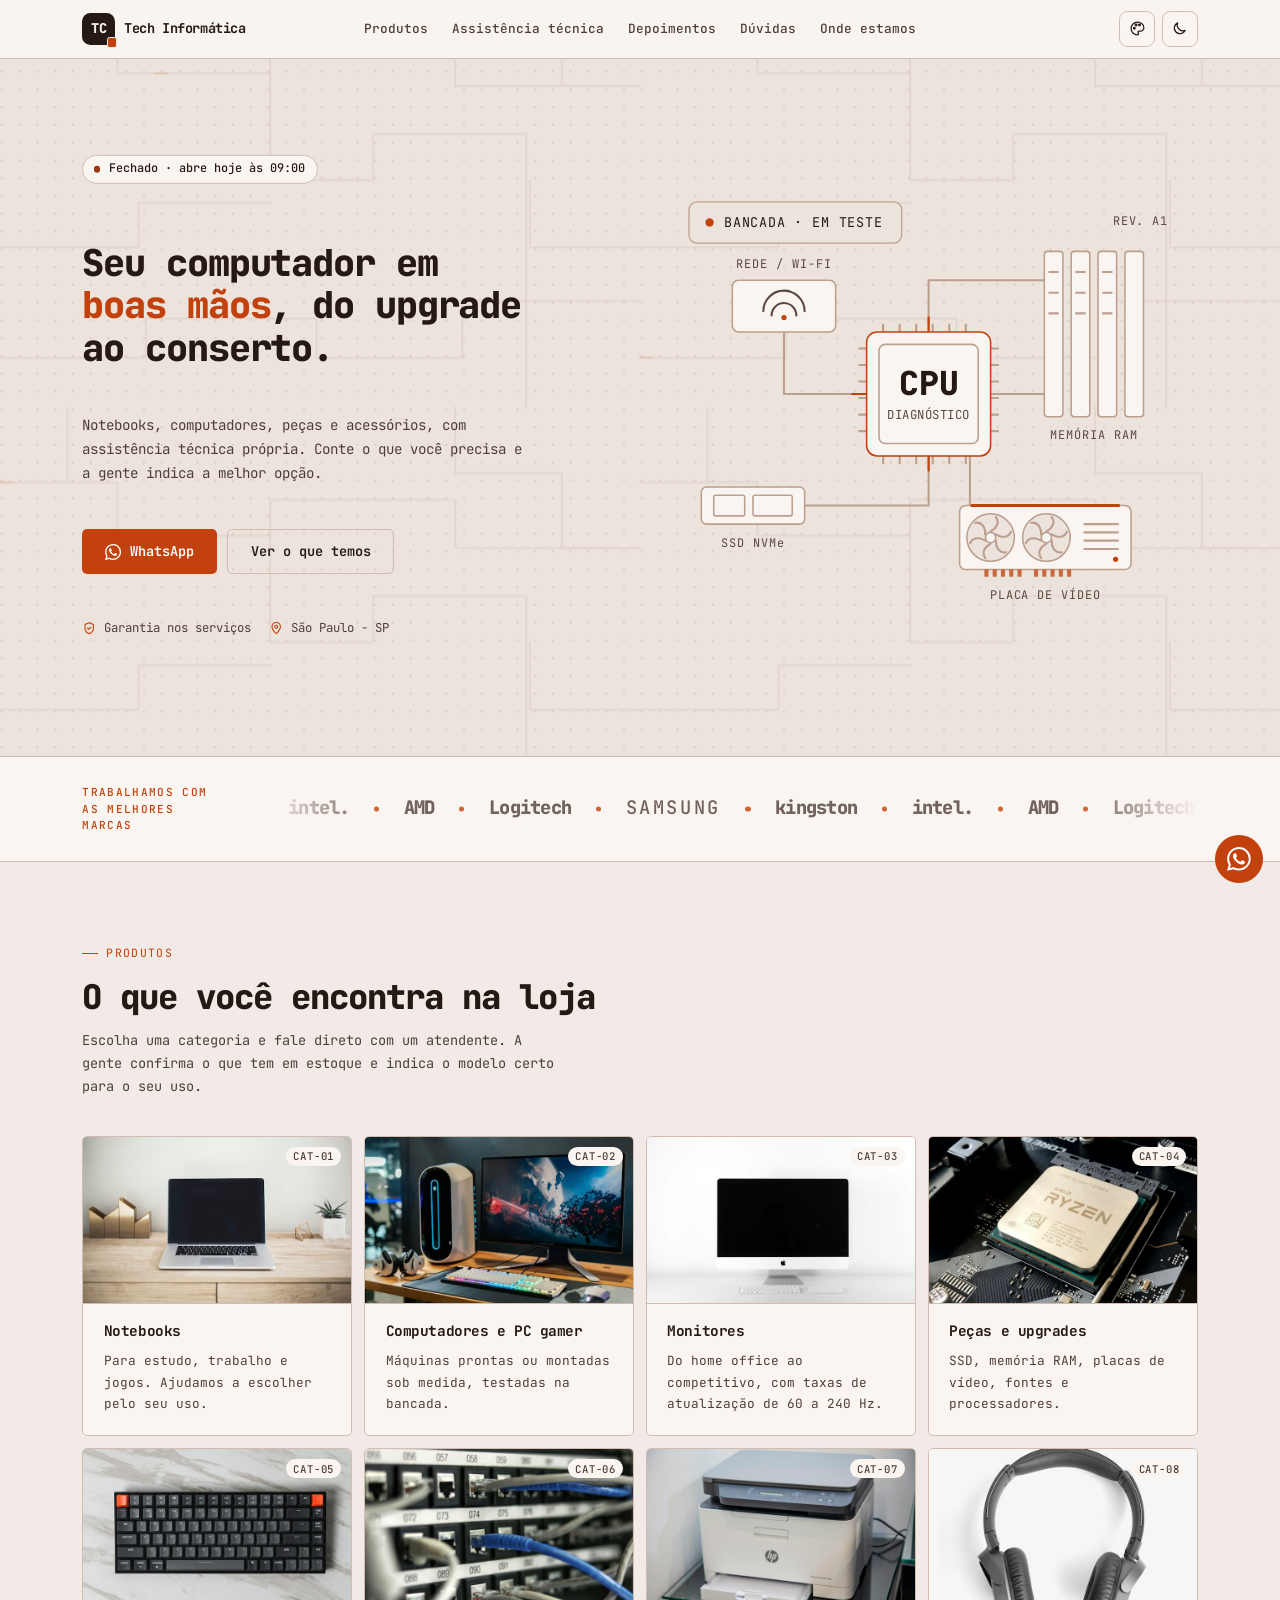
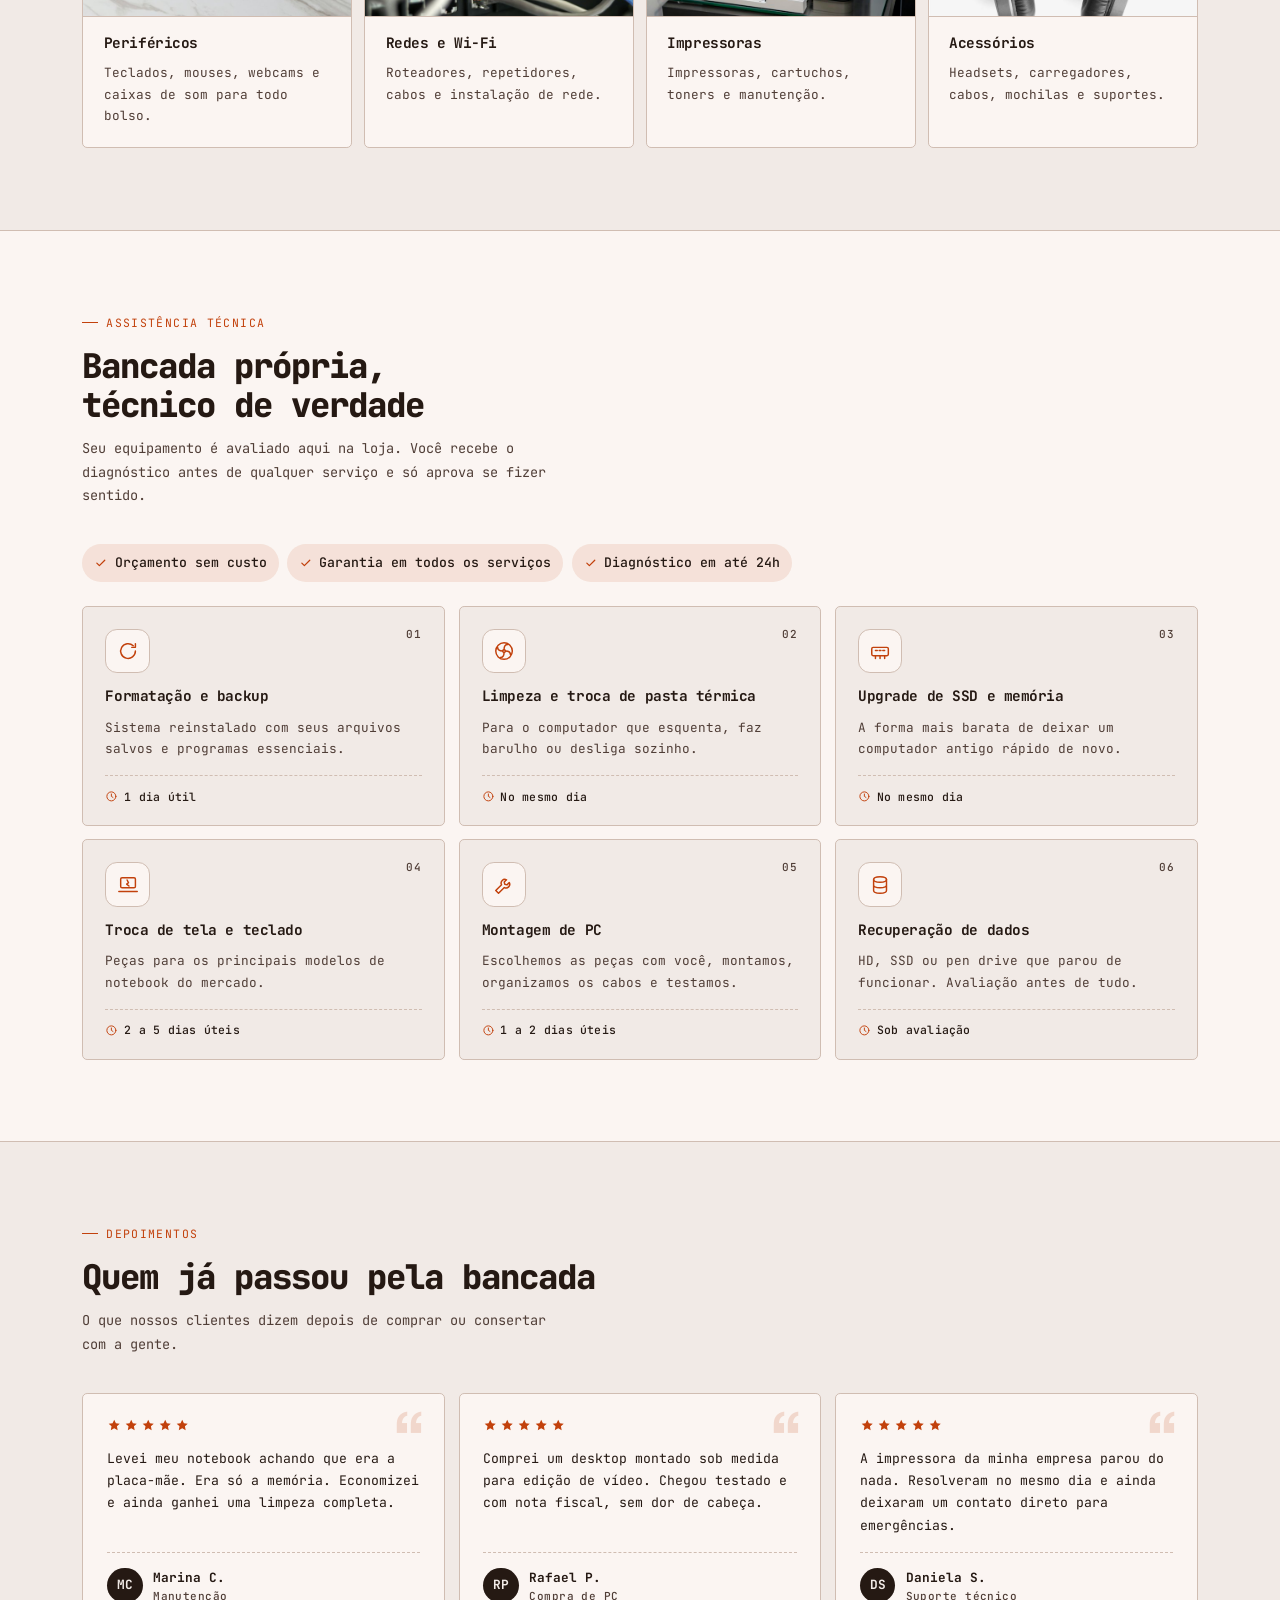
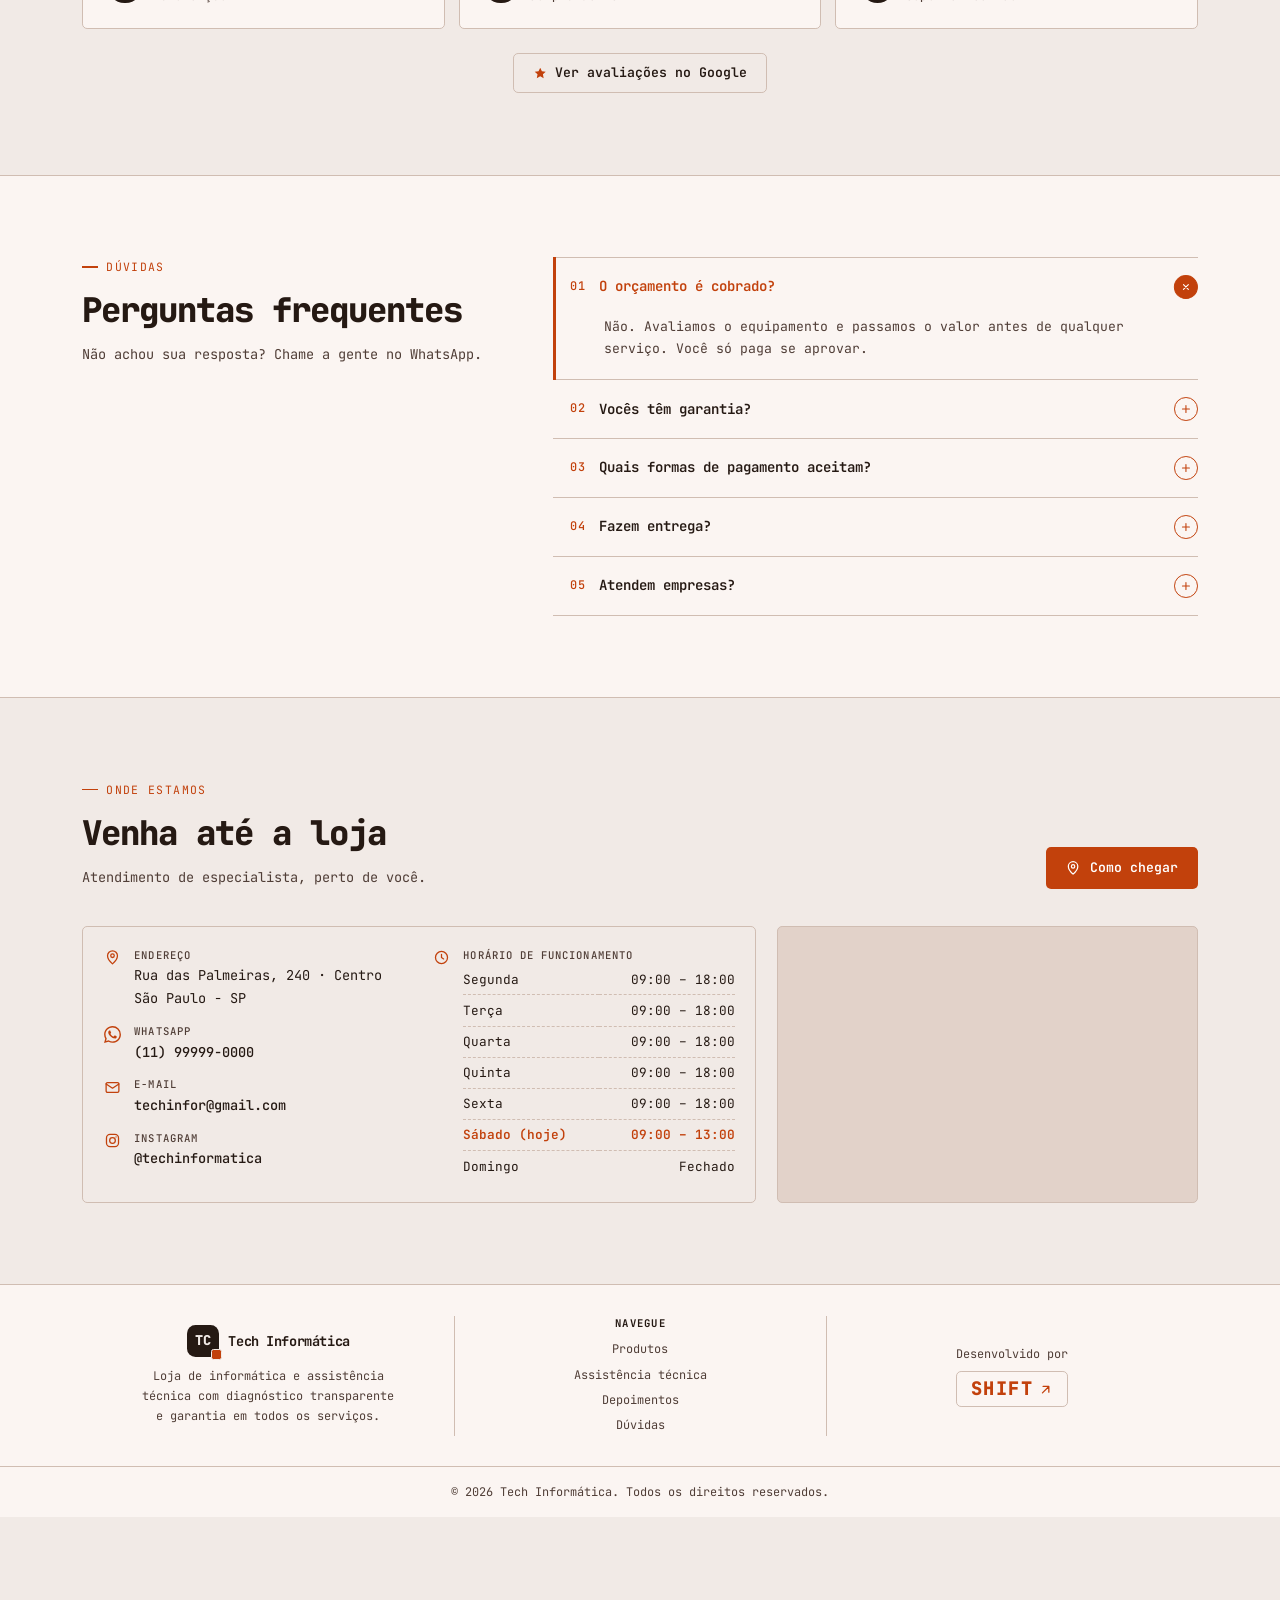
<file: index.html>
<!doctype html>
<html lang="pt-BR">
<head>
<meta charset="utf-8">
<meta name="viewport" content="width=device-width,initial-scale=1,viewport-fit=cover">
<title>Tech Informática · Loja e assistência técnica</title>
<meta name="description" content="Loja de informática: notebooks, computadores, periféricos e assistência técnica. Atendimento pelo WhatsApp.">
<!-- Ícone da aba do navegador e da tela inicial do celular -->
<link rel="icon" href="img/exemplos/favicon.svg" type="image/svg+xml">
<link rel="apple-touch-icon" href="img/exemplos/icone-180.png">
<!-- Prévia do link no WhatsApp, Instagram, Facebook etc. (essas plataformas leem só o HTML, sem JavaScript).
     og:url e og:image precisam do endereço completo (https://...): troque pelo domínio de cada cliente. -->
<meta property="og:type" content="website">
<meta property="og:locale" content="pt_BR">
<meta property="og:site_name" content="Tech Informática">
<meta property="og:title" content="Tech Informática · Loja e assistência técnica">
<meta property="og:description" content="Notebooks, computadores, peças e assistência técnica própria. Atendimento pelo WhatsApp.">
<meta property="og:url" content="https://infor.shiftdigitalweb.workers.dev/">
<meta property="og:image" content="https://infor.shiftdigitalweb.workers.dev/img/exemplos/compartilhar.jpg">
<meta property="og:image:width" content="1200">
<meta property="og:image:height" content="630">
<meta property="og:image:alt" content="Tech Informática: seu computador em boas mãos, do upgrade ao conserto.">
<meta name="twitter:card" content="summary_large_image">
<link rel="preconnect" href="https://fonts.googleapis.com">
<link rel="preconnect" href="https://fonts.gstatic.com" crossorigin>
<link rel="stylesheet" href="https://fonts.googleapis.com/css2?family=JetBrains+Mono:wght@400;500;600;700;800&display=swap">
<!-- Archivo só para as aspas decorativas dos depoimentos (baixa apenas esse caractere) -->
<link rel="stylesheet" href="https://fonts.googleapis.com/css2?family=Archivo:wght@800&text=%E2%80%9C&display=swap">
<!-- ?v=N: suba o número a cada atualização para o navegador baixar os arquivos novos na hora (sem esperar o cache) -->
<link rel="stylesheet" href="css/estilo.css?v=12">
<!-- Aplica o tema salvo antes de desenhar a página (evita "piscar") -->
<script src="js/tema-inicial.js?v=12"></script>
</head>
<body>

<header class="cabecalho">
  <div class="conteudo">
    <a class="logo" href="#inicio" aria-label="Início">
      <span class="logo-icone" data-loja="sigla">TC</span>
      <span class="logo-nome" data-loja="nome">Tech Informática</span>
    </a>
    <nav class="menu" id="menu" aria-label="Principal">
      <a href="#produtos">Produtos</a>
      <a href="#servicos">Assistência técnica</a>
      <a href="#depoimentos">Depoimentos</a>
      <a href="#duvidas">Dúvidas</a>
      <a href="#loja">Onde estamos</a>
      <!-- No celular, o seletor de cor e o botão de tema vêm para cá (js/script.js) -->
      <div class="menu-aparencia" id="menuAparencia"><small>Aparência</small></div>
    </nav>
    <div class="cabecalho-acoes">
      <div class="cor-seletor" id="seletorCor">
        <button class="botao-icone" id="botaoCor" aria-label="Trocar cor de destaque" aria-expanded="false" aria-controls="menuCor">
          <svg viewBox="0 0 24 24" fill="none" stroke="currentColor" stroke-width="1.8" stroke-linecap="round" stroke-linejoin="round"><path d="M12 3a9 9 0 1 0 0 18c.9 0 1.5-.7 1.5-1.5 0-.4-.2-.8-.4-1.1-.3-.3-.4-.7-.4-1.1 0-.8.7-1.5 1.5-1.5H16a5 5 0 0 0 5-5c0-4.3-4-7.8-9-7.8z"/><circle cx="7.5" cy="11.5" r="1.2"/><circle cx="10" cy="7.2" r="1.2"/><circle cx="14.8" cy="7.2" r="1.2"/></svg>
        </button>
        <div class="cor-menu" id="menuCor" hidden>
          <small>Cor de destaque</small>
          <div class="cor-grade" id="opcoesCor"></div>
        </div>
      </div>
      <button class="botao-icone" id="botaoTema" aria-label="Alternar modo claro/escuro">
        <svg class="icone-lua" viewBox="0 0 24 24" fill="none" stroke="currentColor" stroke-width="1.8" stroke-linecap="round" stroke-linejoin="round"><path d="M20 14.5A8 8 0 0 1 9.5 4a8 8 0 1 0 10.5 10.5z"/></svg>
        <svg class="icone-sol" viewBox="0 0 24 24" fill="none" stroke="currentColor" stroke-width="1.8" stroke-linecap="round"><circle cx="12" cy="12" r="4"/><path d="M12 2v2M12 20v2M4.9 4.9l1.4 1.4M17.7 17.7l1.4 1.4M2 12h2M20 12h2M4.9 19.1l1.4-1.4M17.7 6.3l1.4-1.4"/></svg>
      </button>
      <button class="botao-icone botao-menu" id="botaoMenu" aria-label="Abrir menu" aria-expanded="false" aria-controls="menu">
        <svg viewBox="0 0 24 24" fill="none" stroke="currentColor" stroke-width="1.8" stroke-linecap="round"><path class="linha-menu" d="M4 7h16"/><path class="linha-menu" d="M4 12h16"/><path class="linha-menu" d="M4 17h16"/></svg>
      </button>
    </div>
  </div>
</header>

<main id="inicio">
  <!-- HERO com bancada de teste -->
  <section class="abertura">
    <!-- Fundo da abertura: placa de circuito (pontos + trilhas com pulsos animados) -->
    <svg class="fundo-placa" viewBox="0 0 1440 1040" preserveAspectRatio="xMidYMid slice" aria-hidden="true" focusable="false">
      <defs>
        <pattern id="pontos-fundo" width="20" height="20" patternUnits="userSpaceOnUse"><circle cx="2" cy="2" r="1.2" class="p-ponto"/></pattern>
      </defs>
      <rect width="1440" height="1040" fill="url(#pontos-fundo)" opacity=".38"/>
      <g class="fundo-placa-trilhas">
        <g transform="translate(0 0)">
          <path class="p-trilha" d="M0 84 H132 V144 H304 V104 H512 V158 H720"/>
          <path class="p-trilha" d="M76 0 V84 M304 144 V264 H420 V212 H592 V520"/>
          <path class="p-trilha" d="M0 340 H156 V290 H304 M512 0 V74 H632 V158 H720"/>
          <path class="p-trilha" d="M0 464 H164 V420 H356 V464 H520 V400 H720"/>
          <path class="p-trilha" d="M596 264 V340 H720"/>
          <path class="p-fluxo" d="M0 84 H132 V144 H304"/>
        </g>
        <g transform="translate(720 0)">
          <path class="p-trilha" d="M0 84 H132 V144 H304 V104 H512 V158 H720"/>
          <path class="p-trilha" d="M76 0 V84 M304 144 V264 H420 V212 H592 V520"/>
          <path class="p-trilha" d="M0 340 H156 V290 H304 M512 0 V74 H632 V158 H720"/>
          <path class="p-trilha" d="M0 464 H164 V420 H356 V464 H520 V400 H720"/>
          <path class="p-trilha" d="M596 264 V340 H720"/>
          <path class="p-fluxo atraso2" d="M0 464 H164 V420 H356"/>
        </g>
        <g transform="translate(0 520)">
          <path class="p-trilha" d="M0 84 H132 V144 H304 V104 H512 V158 H720"/>
          <path class="p-trilha" d="M76 0 V84 M304 144 V264 H420 V212 H592 V520"/>
          <path class="p-trilha" d="M0 340 H156 V290 H304 M512 0 V74 H632 V158 H720"/>
          <path class="p-trilha" d="M0 464 H164 V420 H356 V464 H520 V400 H720"/>
          <path class="p-trilha" d="M596 264 V340 H720"/>
          <path class="p-fluxo" d="M0 84 H132 V144 H304"/>
        </g>
        <g transform="translate(720 520)">
          <path class="p-trilha" d="M0 84 H132 V144 H304 V104 H512 V158 H720"/>
          <path class="p-trilha" d="M76 0 V84 M304 144 V264 H420 V212 H592 V520"/>
          <path class="p-trilha" d="M0 340 H156 V290 H304 M512 0 V74 H632 V158 H720"/>
          <path class="p-trilha" d="M0 464 H164 V420 H356 V464 H520 V400 H720"/>
          <path class="p-trilha" d="M596 264 V340 H720"/>
          <path class="p-fluxo atraso2" d="M0 464 H164 V420 H356"/>
        </g>
      </g>
    </svg>
    <div class="conteudo">
      <div class="abertura-conteudo">
        <a class="status" id="status" href="#loja" title="Ver horário de funcionamento"><i></i><span id="statusTexto">Aberto agora</span></a>
        <h1 data-loja-html="titulo">Seu computador em<br><em>boas mãos</em>, do upgrade<br>ao conserto.</h1>
        <p class="abertura-texto" data-loja="subtitulo">Notebooks, computadores, peças e acessórios, com assistência técnica própria.</p>
        <div class="abertura-botoes">
          <a class="botao botao-principal" data-whatsapp href="#" target="_blank" rel="noopener">
            <svg viewBox="0 0 24 24" fill="currentColor" aria-hidden="true"><path d="M17.47 14.38c-.3-.15-1.76-.87-2.03-.97-.27-.1-.47-.15-.67.15-.2.3-.77.97-.94 1.16-.17.2-.35.22-.64.07-.3-.15-1.26-.46-2.39-1.47-.88-.79-1.48-1.76-1.65-2.06-.17-.3-.02-.46.13-.61.13-.13.3-.35.45-.52.15-.17.2-.3.3-.5.1-.2.05-.37-.03-.52-.07-.15-.67-1.61-.92-2.21-.24-.58-.49-.5-.67-.51h-.57c-.2 0-.52.07-.79.37-.27.3-1.04 1.02-1.04 2.48 0 1.46 1.07 2.88 1.21 3.07.15.2 2.1 3.2 5.08 4.49.71.31 1.26.49 1.69.63.71.23 1.36.2 1.87.12.57-.09 1.76-.72 2.01-1.41.25-.69.25-1.29.17-1.41-.07-.12-.27-.2-.57-.35M12.05 21.79h-.01a9.87 9.87 0 0 1-5.03-1.38l-.36-.21-3.74.98 1-3.65-.24-.37a9.86 9.86 0 0 1-1.51-5.26c0-5.45 4.44-9.88 9.89-9.88 2.64 0 5.12 1.03 6.99 2.9a9.83 9.83 0 0 1 2.89 6.99c0 5.45-4.44 9.88-9.88 9.88m8.41-18.3A11.82 11.82 0 0 0 12.05 0C5.5 0 .16 5.34.16 11.89c0 2.1.55 4.14 1.59 5.95L.06 24l6.3-1.65a11.88 11.88 0 0 0 5.68 1.45h.01c6.55 0 11.89-5.34 11.89-11.89a11.82 11.82 0 0 0-3.48-8.41z"/></svg>
            WhatsApp
          </a>
          <a class="botao botao-contorno" href="#produtos">Ver o que temos</a>
        </div>
        <div class="abertura-info">
          <span><svg viewBox="0 0 24 24" fill="none" stroke="currentColor" stroke-width="1.8" stroke-linecap="round" stroke-linejoin="round"><path d="M12 3l7 3v6c0 4.5-3 7.5-7 9-4-1.5-7-4.5-7-9V6z"/><path d="M9 12l2 2 4-4"/></svg>Garantia nos serviços</span>
          <span><svg viewBox="0 0 24 24" fill="none" stroke="currentColor" stroke-width="1.8" stroke-linecap="round" stroke-linejoin="round"><path d="M12 21s-7-6.2-7-11.5A7 7 0 0 1 19 9.5C19 14.8 12 21 12 21z"/><circle cx="12" cy="9.5" r="2.5"/></svg><span data-loja="cidade">São Paulo - SP</span></span>
        </div>
      </div>

      <div class="placa-moldura" aria-hidden="true">
        <svg class="placa" viewBox="0 0 520 440">

          <!-- trilhas -->
          <path class="p-trilha" d="M260 150 V100 H372"/>
          <path class="p-trilha" d="M320 210 H372"/>
          <path class="p-trilha" d="M260 270 V318 H140"/>
          <path class="p-trilha" d="M200 210 H120 V150"/>
          <path class="p-trilha" d="M300 270 V318"/>
          <path class="p-fluxo" d="M260 150 V100 H372"/>
          <path class="p-fluxo atraso2" d="M260 270 V318 H140"/>
          <path class="p-fluxo atraso3" d="M200 210 H120 V150"/>

          <!-- CPU -->
          <g>
            <path class="p-pino" d="M216 150v-8M232 150v-8M248 150v-8M264 150v-8M280 150v-8M296 150v-8M216 270v8M232 270v8M248 270v8M264 270v8M280 270v8M296 270v8M200 166h-8M200 182h-8M200 198h-8M200 214h-8M200 230h-8M200 246h-8M320 166h8M320 182h8M320 198h8M320 214h8M320 230h8M320 246h8"/>
            <rect class="p-cpu" x="200" y="150" width="120" height="120" rx="10"/>
            <rect class="p-peca" x="212" y="162" width="96" height="96" rx="6"/>
            <text class="p-grande" x="260" y="211" text-anchor="middle">CPU</text>
            <text class="p-suave" id="diagnostico" x="260" y="234" text-anchor="middle">DIAGNÓSTICO</text>
          </g>

          <!-- RAM -->
          <g>
            <rect class="p-peca" x="372" y="72" width="18" height="160" rx="3"/>
            <rect class="p-peca" x="398" y="72" width="18" height="160" rx="3"/>
            <rect class="p-peca" x="424" y="72" width="18" height="160" rx="3"/>
            <rect class="p-peca" x="450" y="72" width="18" height="160" rx="3"/>
            <path class="p-pino" d="M376 92h10M376 112h10M376 132h10M402 92h10M402 112h10M402 132h10M428 92h10M428 112h10M428 132h10"/>
            <text class="p-suave" x="420" y="254" text-anchor="middle">MEMÓRIA RAM</text>
          </g>

          <!-- SSD M.2 -->
          <g>
            <rect class="p-peca" x="40" y="300" width="100" height="36" rx="5"/>
            <rect class="p-peca" x="52" y="308" width="30" height="20" rx="2"/>
            <rect class="p-peca" x="90" y="308" width="38" height="20" rx="2"/>
            <text class="p-suave" x="90" y="358" text-anchor="middle">SSD NVMe</text>
          </g>

          <!-- Wi-Fi / rede -->
          <g>
            <rect class="p-peca" x="70" y="100" width="100" height="50" rx="6"/>
            <path class="p-trilha" d="M100 130a20 20 0 0 1 40 0M108 134a12 12 0 0 1 24 0" style="stroke:var(--placa-suave)"/>
            <circle class="p-led" cx="120" cy="136" r="2.5"/>
            <text class="p-suave" x="120" y="88" text-anchor="middle">REDE / WI-FI</text>
          </g>

          <!-- Placa de vídeo: corpo com duas ventoinhas girando, faixa de LED, saídas de ar e contatos -->
          <g>
            <defs>
              <g id="helice" fill="none" stroke="currentColor" stroke-width="2" stroke-linecap="round">
                <path d="M0-6C6-9 9-15 5-20"/><path d="M0-6C6-9 9-15 5-20" transform="rotate(60)"/>
                <path d="M0-6C6-9 9-15 5-20" transform="rotate(120)"/><path d="M0-6C6-9 9-15 5-20" transform="rotate(180)"/>
                <path d="M0-6C6-9 9-15 5-20" transform="rotate(240)"/><path d="M0-6C6-9 9-15 5-20" transform="rotate(300)"/>
              </g>
            </defs>
            <rect class="p-peca" x="290" y="318" width="166" height="62" rx="6"/>
            <path class="p-led-gpu" d="M302 318h142"/>
            <circle class="p-ventoinha" cx="320" cy="349" r="23"/>
            <circle class="p-ventoinha" cx="374" cy="349" r="23"/>
            <g class="p-gira"><use href="#helice" x="320" y="349"/></g>
            <g class="p-gira atraso"><use href="#helice" x="374" y="349"/></g>
            <circle class="p-cubo" cx="320" cy="349" r="5"/>
            <circle class="p-cubo" cx="374" cy="349" r="5"/>
            <path class="p-pino" d="M410 336h34M410 344h34M410 352h34M410 360h34"/>
            <circle class="p-led" cx="441" cy="370" r="2.5"/>
            <path class="p-contato" d="M316 380v7M324 380v7M332 380v7M340 380v7M348 380v7M364 380v7M372 380v7M380 380v7M388 380v7M396 380v7"/>
            <text class="p-suave" x="373" y="408" text-anchor="middle">PLACA DE VÍDEO</text>
          </g>

          <!-- etiqueta -->
          <g>
            <rect class="p-etiqueta" x="28" y="24" width="206" height="40" rx="8"/>
            <circle class="p-led-pisca" cx="48" cy="44" r="4"/>
            <text class="p-texto" x="62" y="48">BANCADA · EM TESTE</text>
          </g>
          <text class="p-suave" x="492" y="46" text-anchor="end">REV. A1</text>
        </svg>
      </div>
    </div>
  </section>

  <!-- MARCAS -->
  <section class="marcas" id="secaoMarcas" aria-label="Marcas">
    <div class="conteudo">
      <span class="marcas-titulo">Trabalhamos com as melhores marcas</span>
      <div class="marcas-trilho"><div class="marcas-lista" id="marcas"></div></div>
    </div>
  </section>

  <!-- PRODUTOS -->
  <section class="secao" id="produtos">
    <div class="conteudo">
      <div class="secao-topo">
        <div>
          <span class="sobretitulo">Produtos</span>
          <h2>O que você encontra na loja</h2>
          <p>Escolha uma categoria e fale direto com um atendente. A gente confirma o que tem em estoque e indica o modelo certo para o seu uso.</p>
        </div>
      </div>
      <div class="categorias" id="listaProdutos"></div>
    </div>
  </section>

  <!-- ASSISTÊNCIA TÉCNICA -->
  <section class="secao faixa" id="servicos">
    <div class="conteudo">
      <div class="secao-topo">
        <div>
          <span class="sobretitulo">Assistência técnica</span>
          <h2>Bancada própria, técnico de verdade</h2>
          <p>Seu equipamento é avaliado aqui na loja. Você recebe o diagnóstico antes de qualquer serviço e só aprova se fizer sentido.</p>
        </div>
      </div>
      <div class="selos" id="selos"></div>
      <div class="servicos-grade" id="listaServicos"></div>
    </div>
  </section>

  <!-- DEPOIMENTOS -->
  <section class="secao" id="depoimentos">
    <div class="conteudo">
      <div class="secao-topo">
        <div>
          <span class="sobretitulo">Depoimentos</span>
          <h2>Quem já passou pela bancada</h2>
          <p>O que nossos clientes dizem depois de comprar ou consertar com a gente.</p>
        </div>
      </div>
      <div class="depoimentos-grade" id="listaDepoimentos"></div>
      <div class="depoimentos-rodape" id="blocoAvaliacoes">
        <a class="botao botao-contorno" id="linkAvaliacoes" href="#" target="_blank" rel="noopener">
          <svg viewBox="0 0 24 24" fill="currentColor" aria-hidden="true"><path d="M12 2.8l2.8 5.9 6.4.8-4.7 4.4 1.2 6.4L12 17.2l-5.7 3.1 1.2-6.4-4.7-4.4 6.4-.8z"/></svg>
          Ver avaliações no Google
        </a>
      </div>
    </div>
  </section>

  <!-- FAQ -->
  <section class="secao faixa" id="duvidas">
    <div class="conteudo perguntas">
      <div class="secao-topo" style="margin:0;align-items:flex-start">
        <div>
          <span class="sobretitulo">Dúvidas</span>
          <h2>Perguntas frequentes</h2>
          <p>Não achou sua resposta? Chame a gente no WhatsApp.</p>
        </div>
      </div>
      <div class="perguntas-lista" id="listaPerguntas"></div>
    </div>
  </section>

  <!-- A LOJA + MAPA -->
  <section class="secao" id="loja">
    <div class="conteudo">
      <div class="secao-topo">
        <div>
          <span class="sobretitulo">Onde estamos</span>
          <h2 data-loja="sobreTitulo">Venha até a loja</h2>
          <p data-loja="sobreTexto"></p>
        </div>
        <div class="loja-botoes">
          <a class="botao botao-principal" id="botaoMapa" href="#" target="_blank" rel="noopener">
            <svg viewBox="0 0 24 24" fill="none" stroke="currentColor" stroke-width="1.8" stroke-linecap="round" stroke-linejoin="round"><path d="M12 21s-7-6.2-7-11.5A7 7 0 0 1 19 9.5C19 14.8 12 21 12 21z"/><circle cx="12" cy="9.5" r="2.5"/></svg>
            Como chegar
          </a>
        </div>
      </div>
      <div class="local-linha">
        <div class="cartao local-cartao">
          <div class="cartao-coluna">
            <div class="info-linha">
              <svg viewBox="0 0 24 24" fill="none" stroke="currentColor" stroke-width="1.8" stroke-linecap="round" stroke-linejoin="round"><path d="M12 21s-7-6.2-7-11.5A7 7 0 0 1 19 9.5C19 14.8 12 21 12 21z"/><circle cx="12" cy="9.5" r="2.5"/></svg>
              <div><small>Endereço</small><span data-loja="endereco"></span><br><span data-loja="cidade"></span></div>
            </div>
            <div class="info-linha">
              <svg viewBox="0 0 24 24" fill="currentColor" aria-hidden="true"><path d="M17.47 14.38c-.3-.15-1.76-.87-2.03-.97-.27-.1-.47-.15-.67.15-.2.3-.77.97-.94 1.16-.17.2-.35.22-.64.07-.3-.15-1.26-.46-2.39-1.47-.88-.79-1.48-1.76-1.65-2.06-.17-.3-.02-.46.13-.61.13-.13.3-.35.45-.52.15-.17.2-.3.3-.5.1-.2.05-.37-.03-.52-.07-.15-.67-1.61-.92-2.21-.24-.58-.49-.5-.67-.51h-.57c-.2 0-.52.07-.79.37-.27.3-1.04 1.02-1.04 2.48 0 1.46 1.07 2.88 1.21 3.07.15.2 2.1 3.2 5.08 4.49.71.31 1.26.49 1.69.63.71.23 1.36.2 1.87.12.57-.09 1.76-.72 2.01-1.41.25-.69.25-1.29.17-1.41-.07-.12-.27-.2-.57-.35M12.05 21.79h-.01a9.87 9.87 0 0 1-5.03-1.38l-.36-.21-3.74.98 1-3.65-.24-.37a9.86 9.86 0 0 1-1.51-5.26c0-5.45 4.44-9.88 9.89-9.88 2.64 0 5.12 1.03 6.99 2.9a9.83 9.83 0 0 1 2.89 6.99c0 5.45-4.44 9.88-9.88 9.88m8.41-18.3A11.82 11.82 0 0 0 12.05 0C5.5 0 .16 5.34.16 11.89c0 2.1.55 4.14 1.59 5.95L.06 24l6.3-1.65a11.88 11.88 0 0 0 5.68 1.45h.01c6.55 0 11.89-5.34 11.89-11.89a11.82 11.82 0 0 0-3.48-8.41z"/></svg>
              <div><small>WhatsApp</small><a data-whatsapp href="#" target="_blank" rel="noopener" data-loja="whatsappExibicao"></a></div>
            </div>
            <div class="info-linha" data-se="email">
              <svg viewBox="0 0 24 24" fill="none" stroke="currentColor" stroke-width="1.8" stroke-linecap="round" stroke-linejoin="round"><rect x="3" y="5" width="18" height="14" rx="2"/><path d="M3 7l9 6 9-6"/></svg>
              <div><small>E-mail</small><a data-email href="#" data-loja="email"></a></div>
            </div>
            <div class="info-linha" data-se="instagram">
              <svg viewBox="0 0 24 24" fill="none" stroke="currentColor" stroke-width="1.8" stroke-linecap="round" stroke-linejoin="round"><rect x="3.5" y="3.5" width="17" height="17" rx="5"/><circle cx="12" cy="12" r="4"/><path d="M17 7h.01"/></svg>
              <div><small>Instagram</small><a data-instagram href="#" target="_blank" rel="noopener" data-loja="instagram"></a></div>
            </div>
          </div>
          <div class="info-linha">
            <svg viewBox="0 0 24 24" fill="none" stroke="currentColor" stroke-width="1.8" stroke-linecap="round" stroke-linejoin="round"><circle cx="12" cy="12" r="8.5"/><path d="M12 7.5V12l3 2"/></svg>
            <div style="min-width:0"><small>Horário de funcionamento</small><table class="horarios" id="horarios"></table></div>
          </div>
        </div>
        <div class="mapa-moldura">
          <iframe id="mapa" loading="lazy" referrerpolicy="no-referrer-when-downgrade" title="Mapa de localização da loja"></iframe>
        </div>
      </div>
    </div>
  </section>
</main>

<!-- RODAPÉ -->
<footer class="rodape">
  <div class="conteudo">
    <!-- Rodapé: marca e frase | links das seções | crédito da agência; embaixo, os direitos centralizados -->
    <div class="rodape-conteudo">
      <div class="rodape-marca">
        <a class="logo" href="#inicio">
          <span class="logo-icone" data-loja="sigla">TC</span>
          <span class="logo-nome" data-loja="nome">Tech Informática</span>
        </a>
        <p class="rodape-frase" data-loja="rodapeTexto"></p>
      </div>
      <nav class="rodape-links" aria-label="Rodapé">
        <h4>Navegue</h4>
        <ul>
          <li><a href="#produtos">Produtos</a></li>
          <li><a href="#servicos">Assistência técnica</a></li>
          <li><a href="#depoimentos">Depoimentos</a></li>
          <li><a href="#duvidas">Dúvidas</a></li>
        </ul>
      </nav>
      <div class="rodape-lado">
        <div class="redes" data-se="facebook">
          <a data-se="facebook" id="linkFacebook" href="#" target="_blank" rel="noopener" aria-label="Facebook"><svg viewBox="0 0 24 24" fill="none" stroke="currentColor" stroke-width="1.7"><path d="M14 9h3V6h-3a4 4 0 0 0-4 4v2H7v3h3v6h3v-6h3l1-3h-4v-2a1 1 0 0 1 1-1z"/></svg></a>
        </div>
        <span id="credito"></span>
      </div>
    </div>
    <p class="rodape-direitos">© <span id="ano">2026</span> <span data-loja="nome">Tech Informática</span>. Todos os direitos reservados.<span id="cnpj"></span></p>
  </div>
</footer>

<div class="flutuantes">
<a class="botao-whatsapp" data-whatsapp href="#" target="_blank" rel="noopener" aria-label="Falar no WhatsApp">
  <svg viewBox="0 0 24 24" fill="currentColor" aria-hidden="true"><path d="M17.47 14.38c-.3-.15-1.76-.87-2.03-.97-.27-.1-.47-.15-.67.15-.2.3-.77.97-.94 1.16-.17.2-.35.22-.64.07-.3-.15-1.26-.46-2.39-1.47-.88-.79-1.48-1.76-1.65-2.06-.17-.3-.02-.46.13-.61.13-.13.3-.35.45-.52.15-.17.2-.3.3-.5.1-.2.05-.37-.03-.52-.07-.15-.67-1.61-.92-2.21-.24-.58-.49-.5-.67-.51h-.57c-.2 0-.52.07-.79.37-.27.3-1.04 1.02-1.04 2.48 0 1.46 1.07 2.88 1.21 3.07.15.2 2.1 3.2 5.08 4.49.71.31 1.26.49 1.69.63.71.23 1.36.2 1.87.12.57-.09 1.76-.72 2.01-1.41.25-.69.25-1.29.17-1.41-.07-.12-.27-.2-.57-.35M12.05 21.79h-.01a9.87 9.87 0 0 1-5.03-1.38l-.36-.21-3.74.98 1-3.65-.24-.37a9.86 9.86 0 0 1-1.51-5.26c0-5.45 4.44-9.88 9.89-9.88 2.64 0 5.12 1.03 6.99 2.9a9.83 9.83 0 0 1 2.89 6.99c0 5.45-4.44 9.88-9.88 9.88m8.41-18.3A11.82 11.82 0 0 0 12.05 0C5.5 0 .16 5.34.16 11.89c0 2.1.55 4.14 1.59 5.95L.06 24l6.3-1.65a11.88 11.88 0 0 0 5.68 1.45h.01c6.55 0 11.89-5.34 11.89-11.89a11.82 11.82 0 0 0-3.48-8.41z"/></svg>
</a>
<button class="botao-topo" id="botaoTopo" aria-label="Voltar ao topo">
  <svg viewBox="0 0 24 24" fill="none" stroke="currentColor" stroke-width="2" stroke-linecap="round" stroke-linejoin="round"><path d="M12 19V5M6 11l6-6 6 6" stroke-width="2.6"/></svg>
</button>
</div>

<!-- Dados da loja (edite este arquivo para cada cliente) e funcionamento da página -->
<script src="js/config.js?v=12"></script>
<script src="js/script.js?v=12"></script>
</body>
</html>
</file>
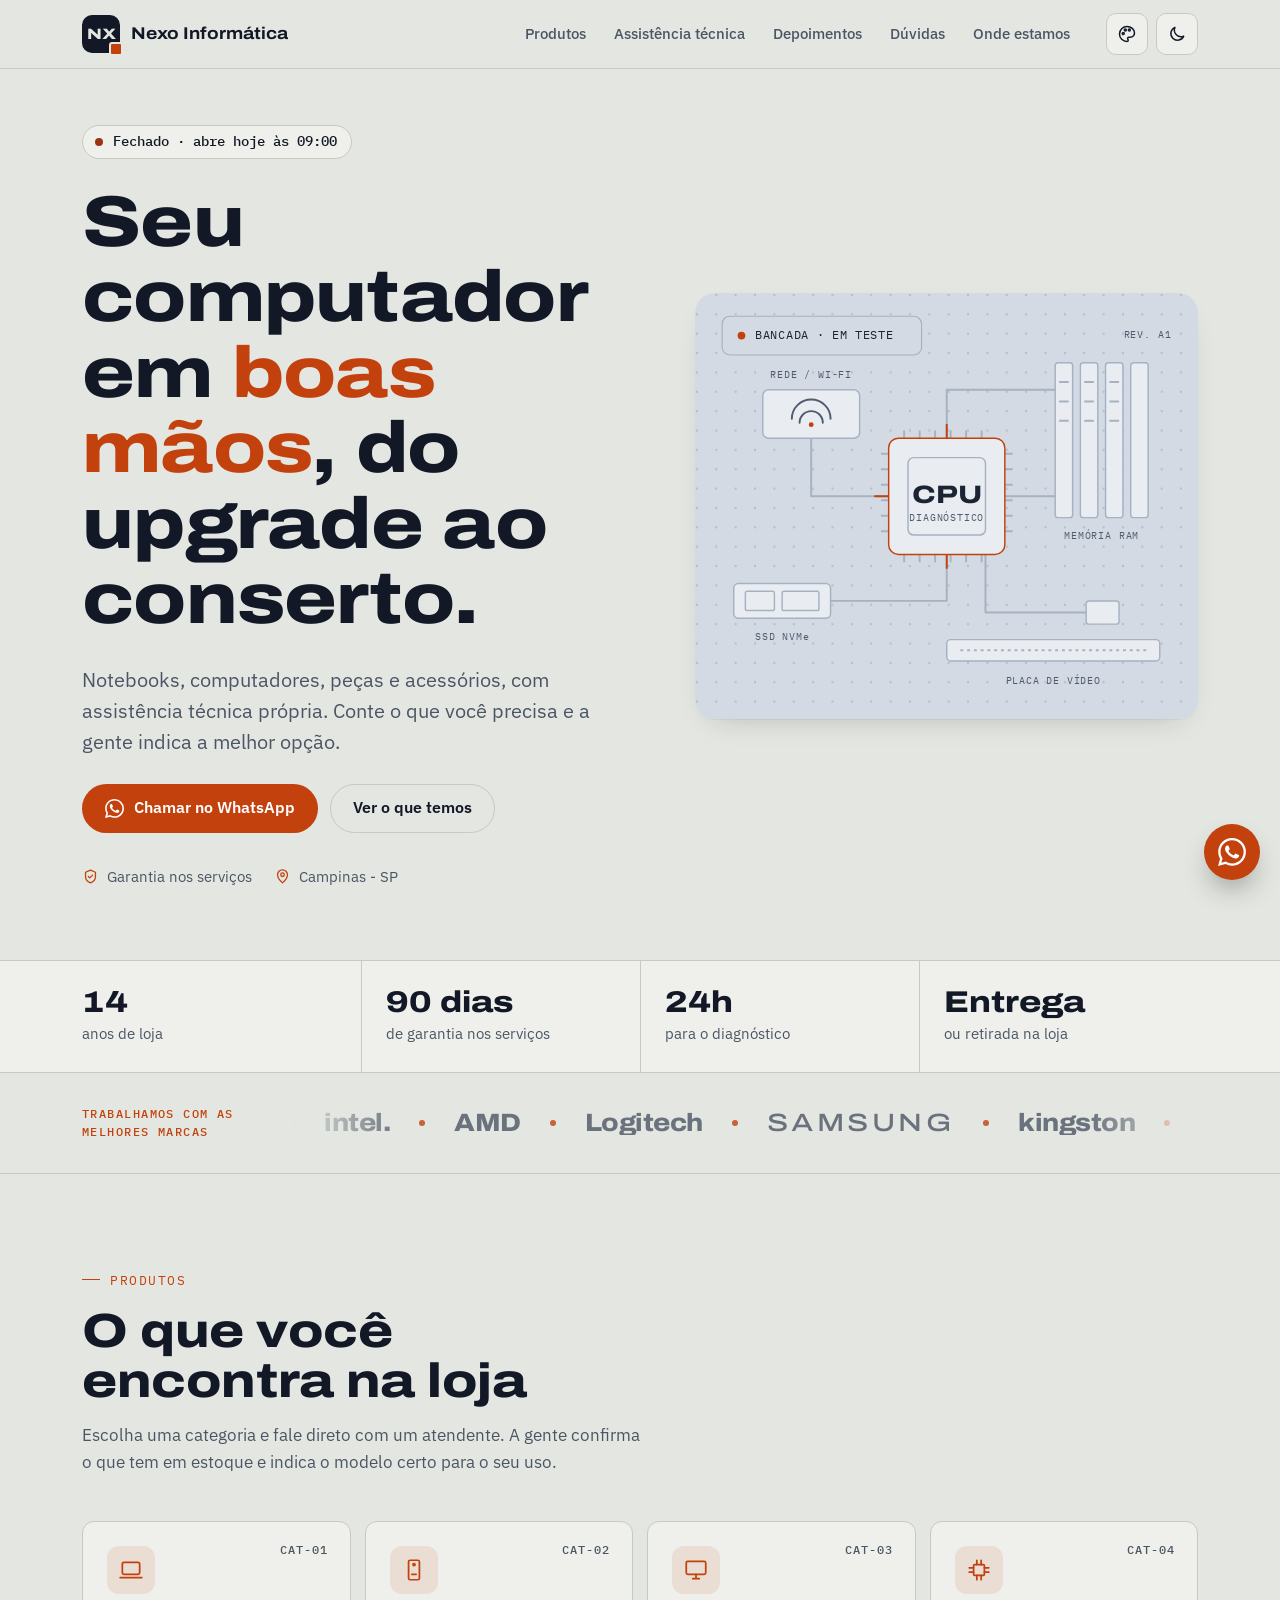
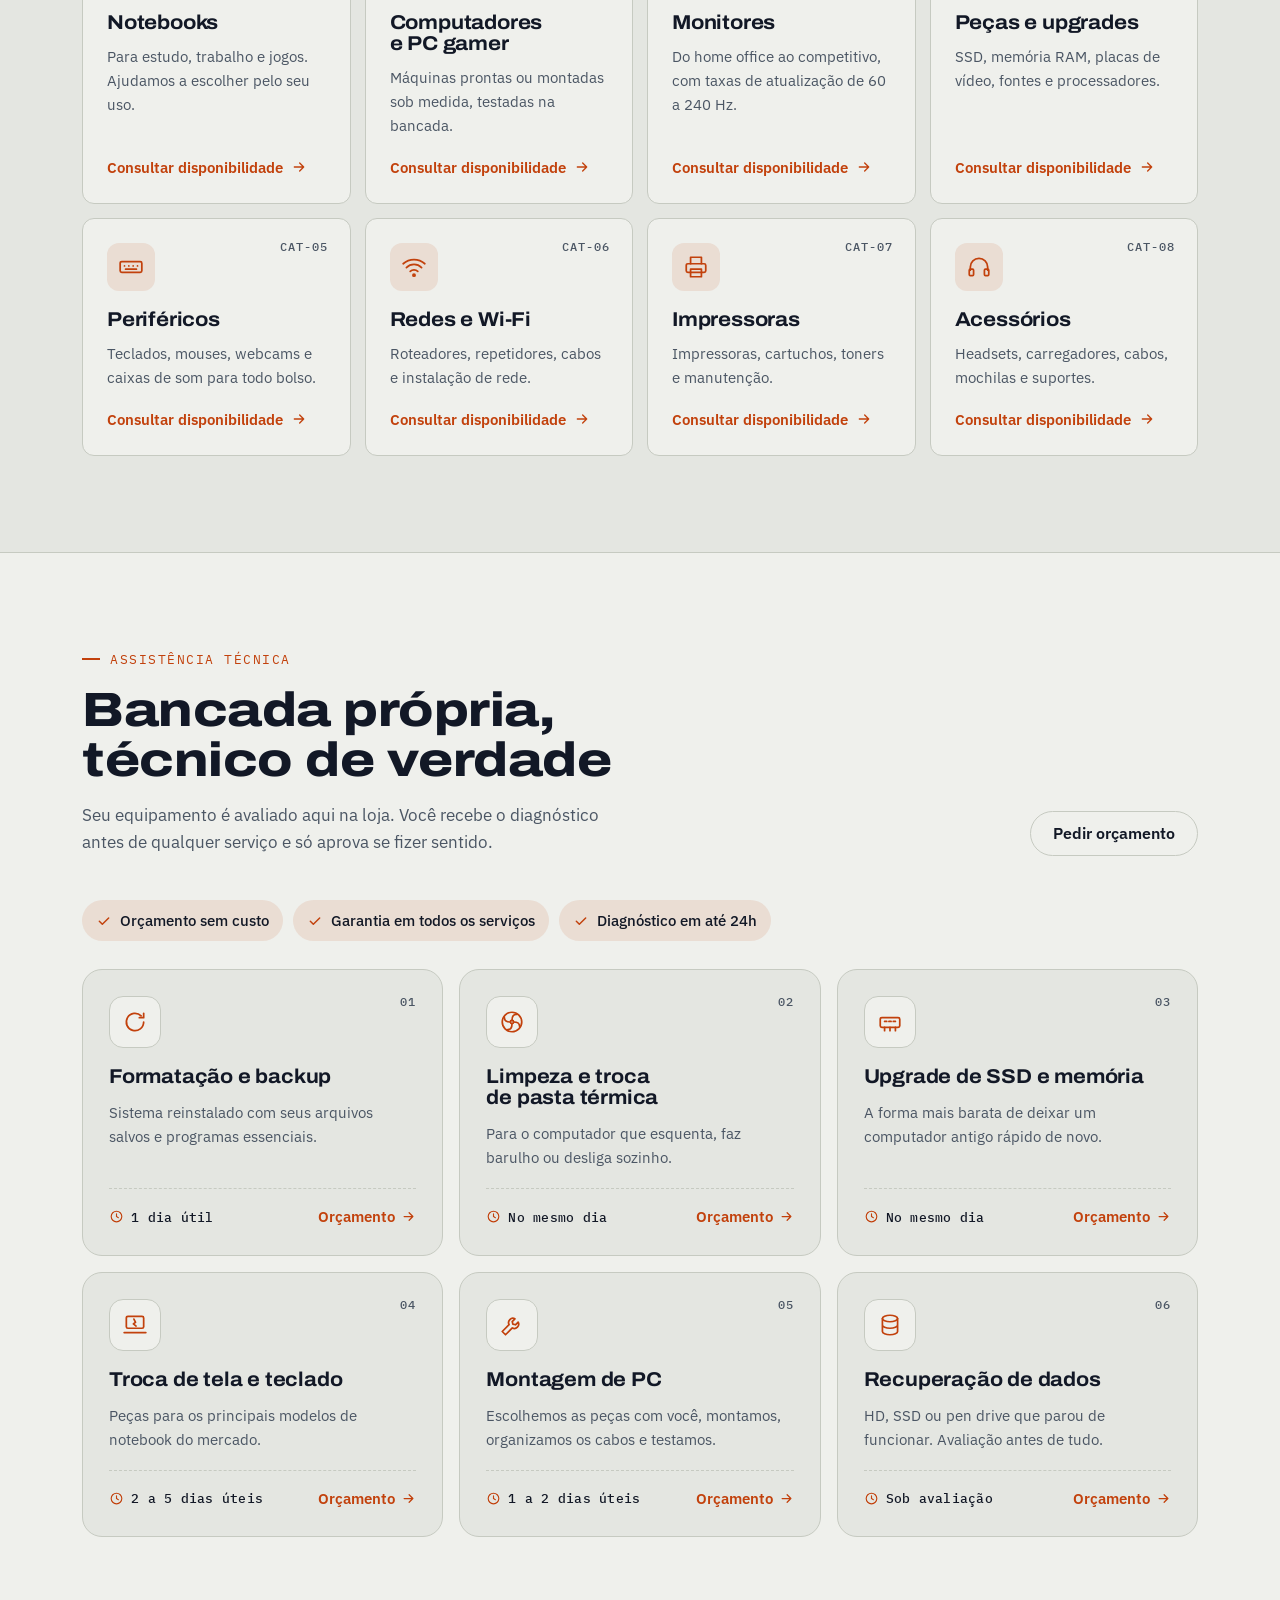
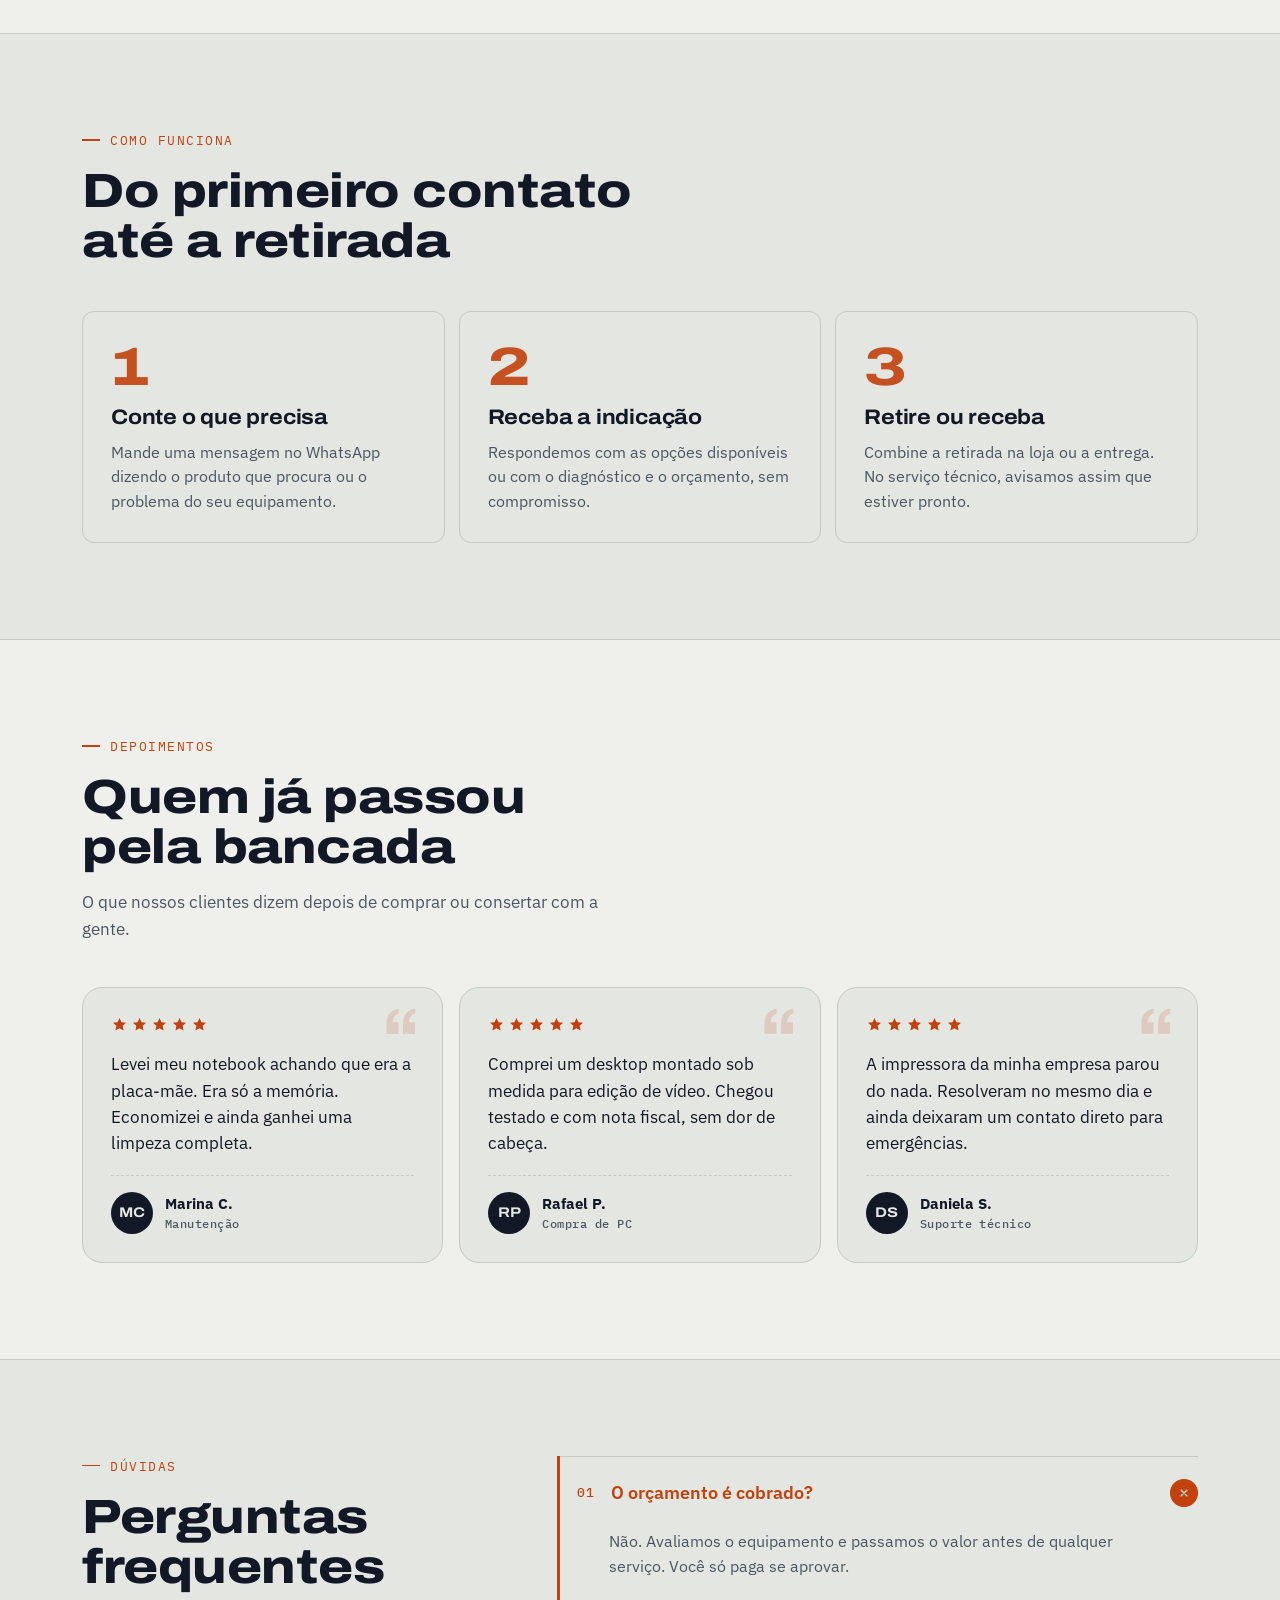
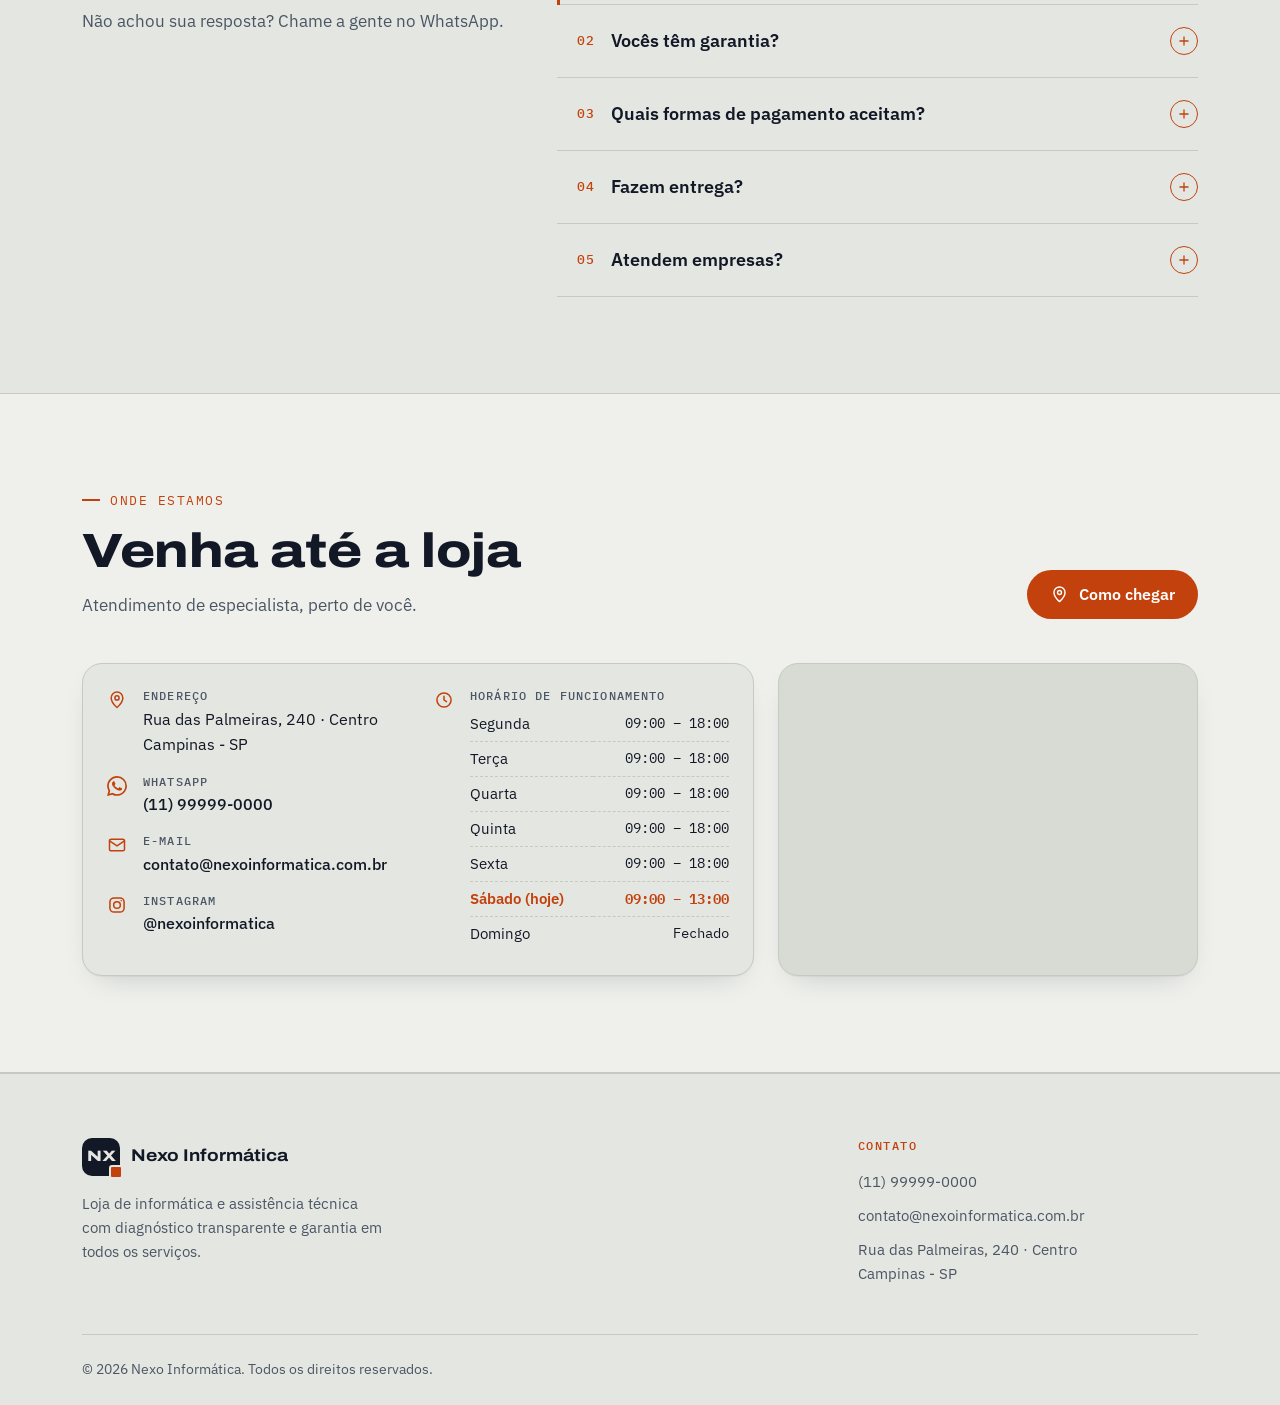
<file: final/index.html>
<!doctype html>
<html lang="pt-BR">
<head>
<meta charset="utf-8">
<meta name="viewport" content="width=device-width,initial-scale=1,viewport-fit=cover">
<title>Loja de Informática</title>
<meta name="description" content="Loja de informática: notebooks, computadores, periféricos e assistência técnica. Atendimento pelo WhatsApp.">
<link rel="preconnect" href="https://fonts.googleapis.com">
<link rel="preconnect" href="https://fonts.gstatic.com" crossorigin>
<link rel="stylesheet" href="https://fonts.googleapis.com/css2?family=Archivo:wdth,wght@62..125,400..800&family=IBM+Plex+Mono:wght@400;500&family=IBM+Plex+Sans:wght@400;500;600&display=swap">
<link rel="stylesheet" href="css/estilo.css">
<!-- Aplica o tema salvo antes de desenhar a página (evita "piscar") -->
<script src="js/tema-inicial.js"></script>
</head>
<body>

<header class="cabecalho">
  <div class="conteudo">
    <a class="logo" href="#inicio" aria-label="Início">
      <span class="logo-icone" data-loja="sigla">NX</span>
      <span class="logo-nome" data-loja="nome">Nexo Informática</span>
    </a>
    <nav class="menu" id="menu" aria-label="Principal">
      <a href="#produtos">Produtos</a>
      <a href="#servicos">Assistência técnica</a>
      <a href="#depoimentos">Depoimentos</a>
      <a href="#duvidas">Dúvidas</a>
      <a href="#loja">Onde estamos</a>
    </nav>
    <div class="cabecalho-acoes">
      <div class="cor-seletor" id="seletorCor">
        <button class="botao-icone" id="botaoCor" aria-label="Trocar cor de destaque" aria-expanded="false" aria-controls="menuCor">
          <svg viewBox="0 0 24 24" fill="none" stroke="currentColor" stroke-width="1.8" stroke-linecap="round" stroke-linejoin="round"><path d="M12 3a9 9 0 1 0 0 18c.9 0 1.5-.7 1.5-1.5 0-.4-.2-.8-.4-1.1-.3-.3-.4-.7-.4-1.1 0-.8.7-1.5 1.5-1.5H16a5 5 0 0 0 5-5c0-4.3-4-7.8-9-7.8z"/><circle cx="7.5" cy="11.5" r="1.2"/><circle cx="10" cy="7.2" r="1.2"/><circle cx="14.8" cy="7.2" r="1.2"/></svg>
        </button>
        <div class="cor-menu" id="menuCor" hidden>
          <small>Cor de destaque</small>
          <div class="cor-grade" id="opcoesCor"></div>
        </div>
      </div>
      <button class="botao-icone" id="botaoTema" aria-label="Alternar modo claro/escuro">
        <svg class="icone-lua" viewBox="0 0 24 24" fill="none" stroke="currentColor" stroke-width="1.8" stroke-linecap="round" stroke-linejoin="round"><path d="M20 14.5A8 8 0 0 1 9.5 4a8 8 0 1 0 10.5 10.5z"/></svg>
        <svg class="icone-sol" viewBox="0 0 24 24" fill="none" stroke="currentColor" stroke-width="1.8" stroke-linecap="round"><circle cx="12" cy="12" r="4"/><path d="M12 2v2M12 20v2M4.9 4.9l1.4 1.4M17.7 17.7l1.4 1.4M2 12h2M20 12h2M4.9 19.1l1.4-1.4M17.7 6.3l1.4-1.4"/></svg>
      </button>
      <button class="botao-icone botao-menu" id="botaoMenu" aria-label="Abrir menu" aria-expanded="false" aria-controls="menu">
        <svg viewBox="0 0 24 24" fill="none" stroke="currentColor" stroke-width="1.8" stroke-linecap="round"><path d="M4 7h16M4 12h16M4 17h16"/></svg>
      </button>
    </div>
  </div>
</header>

<main id="inicio">
  <!-- HERO com bancada de teste -->
  <section class="abertura">
    <div class="conteudo">
      <div class="abertura-conteudo">
        <span class="status" id="status"><i></i><span id="statusTexto">Aberto agora</span></span>
        <h1 data-loja-html="titulo">Seu computador em <em>boas mãos</em>, do upgrade ao conserto.</h1>
        <p class="abertura-texto" data-loja="subtitulo">Notebooks, computadores, peças e acessórios, com assistência técnica própria.</p>
        <div class="abertura-botoes">
          <a class="botao botao-principal" data-whatsapp href="#" target="_blank" rel="noopener">
            <svg viewBox="0 0 24 24" fill="currentColor" aria-hidden="true"><path d="M17.47 14.38c-.3-.15-1.76-.87-2.03-.97-.27-.1-.47-.15-.67.15-.2.3-.77.97-.94 1.16-.17.2-.35.22-.64.07-.3-.15-1.26-.46-2.39-1.47-.88-.79-1.48-1.76-1.65-2.06-.17-.3-.02-.46.13-.61.13-.13.3-.35.45-.52.15-.17.2-.3.3-.5.1-.2.05-.37-.03-.52-.07-.15-.67-1.61-.92-2.21-.24-.58-.49-.5-.67-.51h-.57c-.2 0-.52.07-.79.37-.27.3-1.04 1.02-1.04 2.48 0 1.46 1.07 2.88 1.21 3.07.15.2 2.1 3.2 5.08 4.49.71.31 1.26.49 1.69.63.71.23 1.36.2 1.87.12.57-.09 1.76-.72 2.01-1.41.25-.69.25-1.29.17-1.41-.07-.12-.27-.2-.57-.35M12.05 21.79h-.01a9.87 9.87 0 0 1-5.03-1.38l-.36-.21-3.74.98 1-3.65-.24-.37a9.86 9.86 0 0 1-1.51-5.26c0-5.45 4.44-9.88 9.89-9.88 2.64 0 5.12 1.03 6.99 2.9a9.83 9.83 0 0 1 2.89 6.99c0 5.45-4.44 9.88-9.88 9.88m8.41-18.3A11.82 11.82 0 0 0 12.05 0C5.5 0 .16 5.34.16 11.89c0 2.1.55 4.14 1.59 5.95L.06 24l6.3-1.65a11.88 11.88 0 0 0 5.68 1.45h.01c6.55 0 11.89-5.34 11.89-11.89a11.82 11.82 0 0 0-3.48-8.41z"/></svg>
            Chamar no WhatsApp
          </a>
          <a class="botao botao-contorno" href="#produtos">Ver o que temos</a>
        </div>
        <div class="abertura-info">
          <span><svg viewBox="0 0 24 24" fill="none" stroke="currentColor" stroke-width="1.8" stroke-linecap="round" stroke-linejoin="round"><path d="M12 3l7 3v6c0 4.5-3 7.5-7 9-4-1.5-7-4.5-7-9V6z"/><path d="M9 12l2 2 4-4"/></svg>Garantia nos serviços</span>
          <span><svg viewBox="0 0 24 24" fill="none" stroke="currentColor" stroke-width="1.8" stroke-linecap="round" stroke-linejoin="round"><path d="M12 21s-7-6.2-7-11.5A7 7 0 0 1 19 9.5C19 14.8 12 21 12 21z"/><circle cx="12" cy="9.5" r="2.5"/></svg><span data-loja="cidade">Campinas - SP</span></span>
        </div>
      </div>

      <div class="placa-moldura" aria-hidden="true">
        <svg class="placa" viewBox="0 0 520 440">
          <defs>
            <pattern id="pontos" width="20" height="20" patternUnits="userSpaceOnUse"><circle cx="2" cy="2" r="1.2" class="p-ponto"/></pattern>
          </defs>
          <rect class="p-fundo" width="520" height="440" rx="20"/>
          <rect width="520" height="440" rx="20" fill="url(#pontos)" opacity=".7"/>

          <!-- trilhas -->
          <path class="p-trilha" d="M260 150 V100 H372"/>
          <path class="p-trilha" d="M320 210 H372"/>
          <path class="p-trilha" d="M260 270 V318 H140"/>
          <path class="p-trilha" d="M200 210 H120 V150"/>
          <path class="p-trilha" d="M300 270 V330 H420"/>
          <path class="p-fluxo" d="M260 150 V100 H372"/>
          <path class="p-fluxo atraso2" d="M260 270 V318 H140"/>
          <path class="p-fluxo atraso3" d="M200 210 H120 V150"/>

          <!-- CPU -->
          <g>
            <path class="p-pino" d="M216 150v-8M232 150v-8M248 150v-8M264 150v-8M280 150v-8M296 150v-8M216 270v8M232 270v8M248 270v8M264 270v8M280 270v8M296 270v8M200 166h-8M200 182h-8M200 198h-8M200 214h-8M200 230h-8M200 246h-8M320 166h8M320 182h8M320 198h8M320 214h8M320 230h8M320 246h8"/>
            <rect class="p-cpu" x="200" y="150" width="120" height="120" rx="10"/>
            <rect class="p-peca" x="220" y="170" width="80" height="80" rx="6"/>
            <text class="p-grande" x="260" y="217" text-anchor="middle">CPU</text>
            <text class="p-suave" x="260" y="236" text-anchor="middle">DIAGNÓSTICO</text>
          </g>

          <!-- RAM -->
          <g>
            <rect class="p-peca" x="372" y="72" width="18" height="160" rx="3"/>
            <rect class="p-peca" x="398" y="72" width="18" height="160" rx="3"/>
            <rect class="p-peca" x="424" y="72" width="18" height="160" rx="3"/>
            <rect class="p-peca" x="450" y="72" width="18" height="160" rx="3"/>
            <path class="p-pino" d="M376 92h10M376 112h10M376 132h10M402 92h10M402 112h10M402 132h10M428 92h10M428 112h10M428 132h10"/>
            <text class="p-suave" x="420" y="254" text-anchor="middle">MEMÓRIA RAM</text>
          </g>

          <!-- SSD M.2 -->
          <g>
            <rect class="p-peca" x="40" y="300" width="100" height="36" rx="5"/>
            <rect class="p-peca" x="52" y="308" width="30" height="20" rx="2"/>
            <rect class="p-peca" x="90" y="308" width="38" height="20" rx="2"/>
            <text class="p-suave" x="90" y="358" text-anchor="middle">SSD NVMe</text>
          </g>

          <!-- Wi-Fi / rede -->
          <g>
            <rect class="p-peca" x="70" y="100" width="100" height="50" rx="6"/>
            <path class="p-trilha" d="M100 130a20 20 0 0 1 40 0M108 134a12 12 0 0 1 24 0" style="stroke:var(--placa-suave)"/>
            <circle class="p-led" cx="120" cy="136" r="2.5"/>
            <text class="p-suave" x="120" y="88" text-anchor="middle">REDE / WI-FI</text>
          </g>

          <!-- Slot de vídeo -->
          <g>
            <rect class="p-peca" x="260" y="358" width="220" height="22" rx="4"/>
            <path class="p-pino" d="M274 369h192" style="stroke-dasharray:3 4"/>
            <text class="p-suave" x="370" y="404" text-anchor="middle">PLACA DE VÍDEO</text>
            <rect class="p-peca" x="404" y="318" width="34" height="24" rx="3"/>
          </g>

          <!-- etiqueta -->
          <g>
            <rect class="p-etiqueta" x="28" y="24" width="206" height="40" rx="8"/>
            <circle class="p-led-pisca" cx="48" cy="44" r="4"/>
            <text class="p-texto" x="62" y="48">BANCADA · EM TESTE</text>
          </g>
          <text class="p-suave" x="492" y="46" text-anchor="end">REV. A1</text>
        </svg>
      </div>
    </div>
  </section>

  <section class="numeros" aria-label="Destaques">
    <div class="conteudo" id="numeros"></div>
  </section>

  <!-- MARCAS -->
  <section class="marcas" id="secaoMarcas" aria-label="Marcas">
    <div class="conteudo">
      <span class="marcas-titulo">Trabalhamos com as melhores marcas</span>
      <div class="marcas-trilho"><div class="marcas-lista" id="marcas"></div></div>
    </div>
  </section>

  <!-- PRODUTOS -->
  <section class="secao" id="produtos">
    <div class="conteudo">
      <div class="secao-topo">
        <div>
          <span class="sobretitulo">Produtos</span>
          <h2>O que você encontra na loja</h2>
          <p>Escolha uma categoria e fale direto com um atendente. A gente confirma o que tem em estoque e indica o modelo certo para o seu uso.</p>
        </div>
      </div>
      <div class="categorias" id="listaProdutos"></div>
    </div>
  </section>

  <!-- ASSISTÊNCIA TÉCNICA -->
  <section class="secao faixa" id="servicos">
    <div class="conteudo">
      <div class="secao-topo">
        <div>
          <span class="sobretitulo">Assistência técnica</span>
          <h2>Bancada própria, técnico de verdade</h2>
          <p>Seu equipamento é avaliado aqui na loja. Você recebe o diagnóstico antes de qualquer serviço e só aprova se fizer sentido.</p>
        </div>
        <a class="botao botao-contorno" data-whatsapp data-mensagem="Olá! Preciso de assistência técnica." href="#" target="_blank" rel="noopener">Pedir orçamento</a>
      </div>
      <div class="selos" id="selos"></div>
      <div class="servicos-grade" id="listaServicos"></div>
    </div>
  </section>

  <!-- COMO FUNCIONA -->
  <section class="secao">
    <div class="conteudo">
      <div class="secao-topo">
        <div>
          <span class="sobretitulo">Como funciona</span>
          <h2>Do primeiro contato até a retirada</h2>
        </div>
      </div>
      <div class="passos">
        <div class="passo"><span class="passo-numero">1</span><h3>Conte o que precisa</h3><p>Mande uma mensagem no WhatsApp dizendo o produto que procura ou o problema do seu equipamento.</p></div>
        <div class="passo"><span class="passo-numero">2</span><h3>Receba a indicação</h3><p>Respondemos com as opções disponíveis ou com o diagnóstico e o orçamento, sem compromisso.</p></div>
        <div class="passo"><span class="passo-numero">3</span><h3>Retire ou receba</h3><p>Combine a retirada na loja ou a entrega. No serviço técnico, avisamos assim que estiver pronto.</p></div>
      </div>
    </div>
  </section>

  <!-- DEPOIMENTOS -->
  <section class="secao faixa" id="depoimentos">
    <div class="conteudo">
      <div class="secao-topo">
        <div>
          <span class="sobretitulo">Depoimentos</span>
          <h2>Quem já passou pela bancada</h2>
          <p>O que nossos clientes dizem depois de comprar ou consertar com a gente.</p>
        </div>
      </div>
      <div class="depoimentos-grade" id="listaDepoimentos"></div>
    </div>
  </section>

  <!-- FAQ -->
  <section class="secao" id="duvidas">
    <div class="conteudo perguntas">
      <div class="secao-topo" style="margin:0;align-items:flex-start">
        <div>
          <span class="sobretitulo">Dúvidas</span>
          <h2>Perguntas frequentes</h2>
          <p>Não achou sua resposta? Chame a gente no WhatsApp.</p>
        </div>
      </div>
      <div class="perguntas-lista" id="listaPerguntas"></div>
    </div>
  </section>

  <!-- A LOJA + MAPA -->
  <section class="secao faixa" id="loja">
    <div class="conteudo">
      <div class="secao-topo">
        <div>
          <span class="sobretitulo">Onde estamos</span>
          <h2 data-loja="sobreTitulo">Venha até a loja</h2>
          <p data-loja="sobreTexto"></p>
        </div>
        <div class="loja-botoes">
          <a class="botao botao-principal" id="botaoMapa" href="#" target="_blank" rel="noopener">
            <svg viewBox="0 0 24 24" fill="none" stroke="currentColor" stroke-width="1.8" stroke-linecap="round" stroke-linejoin="round"><path d="M12 21s-7-6.2-7-11.5A7 7 0 0 1 19 9.5C19 14.8 12 21 12 21z"/><circle cx="12" cy="9.5" r="2.5"/></svg>
            Como chegar
          </a>
        </div>
      </div>
      <div class="local-linha">
        <div class="cartao local-cartao">
          <div class="cartao-coluna">
            <div class="info-linha">
              <svg viewBox="0 0 24 24" fill="none" stroke="currentColor" stroke-width="1.8" stroke-linecap="round" stroke-linejoin="round"><path d="M12 21s-7-6.2-7-11.5A7 7 0 0 1 19 9.5C19 14.8 12 21 12 21z"/><circle cx="12" cy="9.5" r="2.5"/></svg>
              <div><small>Endereço</small><span data-loja="endereco"></span><br><span data-loja="cidade"></span></div>
            </div>
            <div class="info-linha">
              <svg viewBox="0 0 24 24" fill="currentColor" aria-hidden="true"><path d="M17.47 14.38c-.3-.15-1.76-.87-2.03-.97-.27-.1-.47-.15-.67.15-.2.3-.77.97-.94 1.16-.17.2-.35.22-.64.07-.3-.15-1.26-.46-2.39-1.47-.88-.79-1.48-1.76-1.65-2.06-.17-.3-.02-.46.13-.61.13-.13.3-.35.45-.52.15-.17.2-.3.3-.5.1-.2.05-.37-.03-.52-.07-.15-.67-1.61-.92-2.21-.24-.58-.49-.5-.67-.51h-.57c-.2 0-.52.07-.79.37-.27.3-1.04 1.02-1.04 2.48 0 1.46 1.07 2.88 1.21 3.07.15.2 2.1 3.2 5.08 4.49.71.31 1.26.49 1.69.63.71.23 1.36.2 1.87.12.57-.09 1.76-.72 2.01-1.41.25-.69.25-1.29.17-1.41-.07-.12-.27-.2-.57-.35M12.05 21.79h-.01a9.87 9.87 0 0 1-5.03-1.38l-.36-.21-3.74.98 1-3.65-.24-.37a9.86 9.86 0 0 1-1.51-5.26c0-5.45 4.44-9.88 9.89-9.88 2.64 0 5.12 1.03 6.99 2.9a9.83 9.83 0 0 1 2.89 6.99c0 5.45-4.44 9.88-9.88 9.88m8.41-18.3A11.82 11.82 0 0 0 12.05 0C5.5 0 .16 5.34.16 11.89c0 2.1.55 4.14 1.59 5.95L.06 24l6.3-1.65a11.88 11.88 0 0 0 5.68 1.45h.01c6.55 0 11.89-5.34 11.89-11.89a11.82 11.82 0 0 0-3.48-8.41z"/></svg>
              <div><small>WhatsApp</small><a data-whatsapp href="#" target="_blank" rel="noopener" data-loja="whatsappExibicao"></a></div>
            </div>
            <div class="info-linha" data-se="email">
              <svg viewBox="0 0 24 24" fill="none" stroke="currentColor" stroke-width="1.8" stroke-linecap="round" stroke-linejoin="round"><rect x="3" y="5" width="18" height="14" rx="2"/><path d="M3 7l9 6 9-6"/></svg>
              <div><small>E-mail</small><a data-email href="#" data-loja="email"></a></div>
            </div>
            <div class="info-linha" data-se="instagram">
              <svg viewBox="0 0 24 24" fill="none" stroke="currentColor" stroke-width="1.8" stroke-linecap="round" stroke-linejoin="round"><rect x="3.5" y="3.5" width="17" height="17" rx="5"/><circle cx="12" cy="12" r="4"/><path d="M17 7h.01"/></svg>
              <div><small>Instagram</small><a data-instagram href="#" target="_blank" rel="noopener" data-loja="instagram"></a></div>
            </div>
          </div>
          <div class="info-linha">
            <svg viewBox="0 0 24 24" fill="none" stroke="currentColor" stroke-width="1.8" stroke-linecap="round" stroke-linejoin="round"><circle cx="12" cy="12" r="8.5"/><path d="M12 7.5V12l3 2"/></svg>
            <div style="min-width:0"><small>Horário de funcionamento</small><table class="horarios" id="horarios"></table></div>
          </div>
        </div>
        <div class="mapa-moldura">
          <iframe id="mapa" loading="lazy" referrerpolicy="no-referrer-when-downgrade" title="Mapa de localização da loja"></iframe>
        </div>
      </div>
    </div>
  </section>
</main>

<!-- RODAPÉ -->
<footer class="rodape">
  <div class="conteudo">
    <div class="rodape-grade">
      <div class="rodape-sobre">
        <a class="logo" href="#inicio">
          <span class="logo-icone" data-loja="sigla">NX</span>
          <span class="logo-nome" data-loja="nome">Nexo Informática</span>
        </a>
        <p data-loja="rodapeTexto"></p>
        <div class="redes" data-se="facebook">
          <a data-se="facebook" id="linkFacebook" href="#" target="_blank" rel="noopener" aria-label="Facebook"><svg viewBox="0 0 24 24" fill="none" stroke="currentColor" stroke-width="1.7"><path d="M14 9h3V6h-3a4 4 0 0 0-4 4v2H7v3h3v6h3v-6h3l1-3h-4v-2a1 1 0 0 1 1-1z"/></svg></a>
        </div>
      </div>
      <div>
        <h4>Contato</h4>
        <ul>
          <li><a data-whatsapp href="#" target="_blank" rel="noopener" data-loja="whatsappExibicao"></a></li>
          <li data-se="email"><a data-email href="#" data-loja="email"></a></li>
          <li><span data-loja="endereco"></span><br><span data-loja="cidade"></span></li>
        </ul>
      </div>
    </div>
    <div class="rodape-base">
      <span>© <span id="ano">2026</span> <span data-loja="nome">Nexo Informática</span>. Todos os direitos reservados.<span id="cnpj"></span></span>
      <span id="credito"></span>
    </div>
  </div>
</footer>

<div class="flutuantes">
<a class="botao-whatsapp" data-whatsapp href="#" target="_blank" rel="noopener" aria-label="Falar no WhatsApp">
  <svg viewBox="0 0 24 24" fill="currentColor" aria-hidden="true"><path d="M17.47 14.38c-.3-.15-1.76-.87-2.03-.97-.27-.1-.47-.15-.67.15-.2.3-.77.97-.94 1.16-.17.2-.35.22-.64.07-.3-.15-1.26-.46-2.39-1.47-.88-.79-1.48-1.76-1.65-2.06-.17-.3-.02-.46.13-.61.13-.13.3-.35.45-.52.15-.17.2-.3.3-.5.1-.2.05-.37-.03-.52-.07-.15-.67-1.61-.92-2.21-.24-.58-.49-.5-.67-.51h-.57c-.2 0-.52.07-.79.37-.27.3-1.04 1.02-1.04 2.48 0 1.46 1.07 2.88 1.21 3.07.15.2 2.1 3.2 5.08 4.49.71.31 1.26.49 1.69.63.71.23 1.36.2 1.87.12.57-.09 1.76-.72 2.01-1.41.25-.69.25-1.29.17-1.41-.07-.12-.27-.2-.57-.35M12.05 21.79h-.01a9.87 9.87 0 0 1-5.03-1.38l-.36-.21-3.74.98 1-3.65-.24-.37a9.86 9.86 0 0 1-1.51-5.26c0-5.45 4.44-9.88 9.89-9.88 2.64 0 5.12 1.03 6.99 2.9a9.83 9.83 0 0 1 2.89 6.99c0 5.45-4.44 9.88-9.88 9.88m8.41-18.3A11.82 11.82 0 0 0 12.05 0C5.5 0 .16 5.34.16 11.89c0 2.1.55 4.14 1.59 5.95L.06 24l6.3-1.65a11.88 11.88 0 0 0 5.68 1.45h.01c6.55 0 11.89-5.34 11.89-11.89a11.82 11.82 0 0 0-3.48-8.41z"/></svg>
</a>
<button class="botao-topo" id="botaoTopo" aria-label="Voltar ao topo">
  <svg viewBox="0 0 24 24" fill="none" stroke="currentColor" stroke-width="2" stroke-linecap="round" stroke-linejoin="round"><path d="M12 19V5M6 11l6-6 6 6" stroke-width="2.6"/></svg>
</button>
</div>

<!-- Dados da loja (edite este arquivo para cada cliente) e funcionamento da página -->
<script src="js/config.js"></script>
<script src="js/script.js"></script>
</body>
</html>
</file>
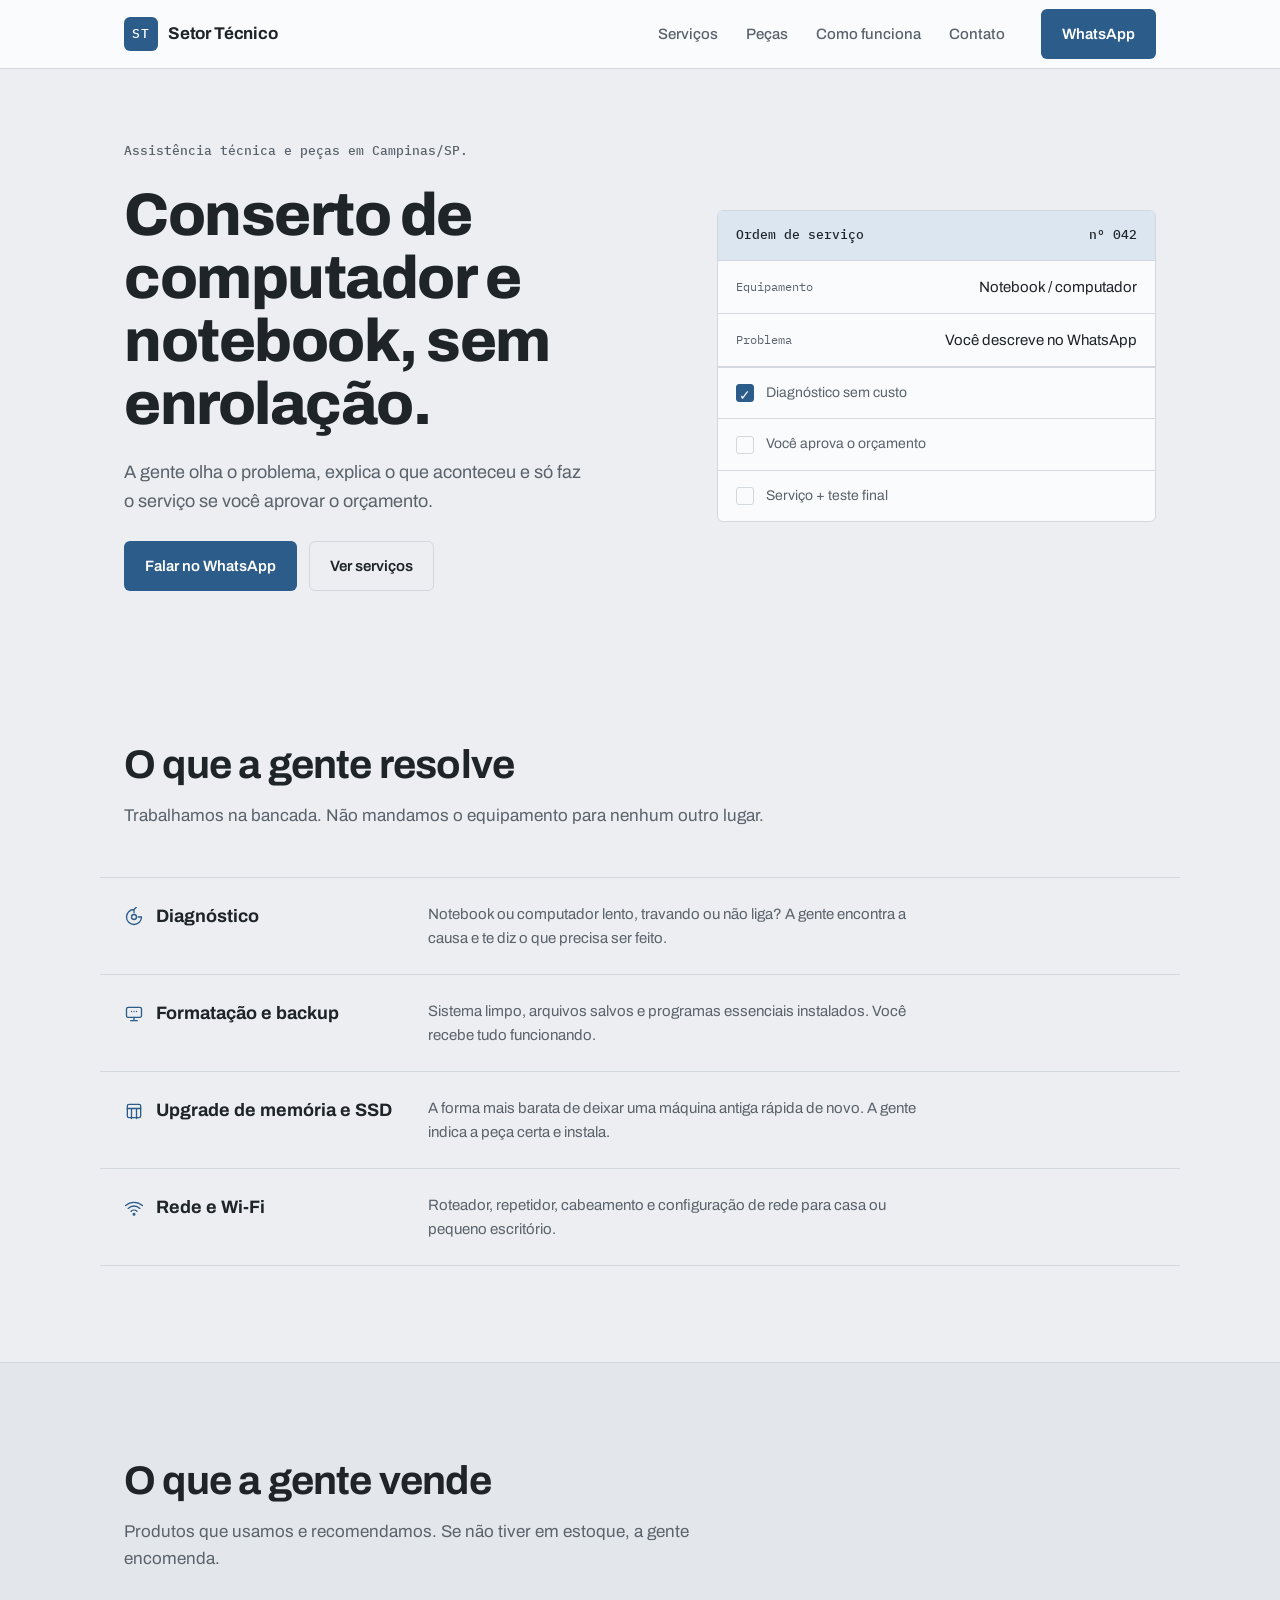
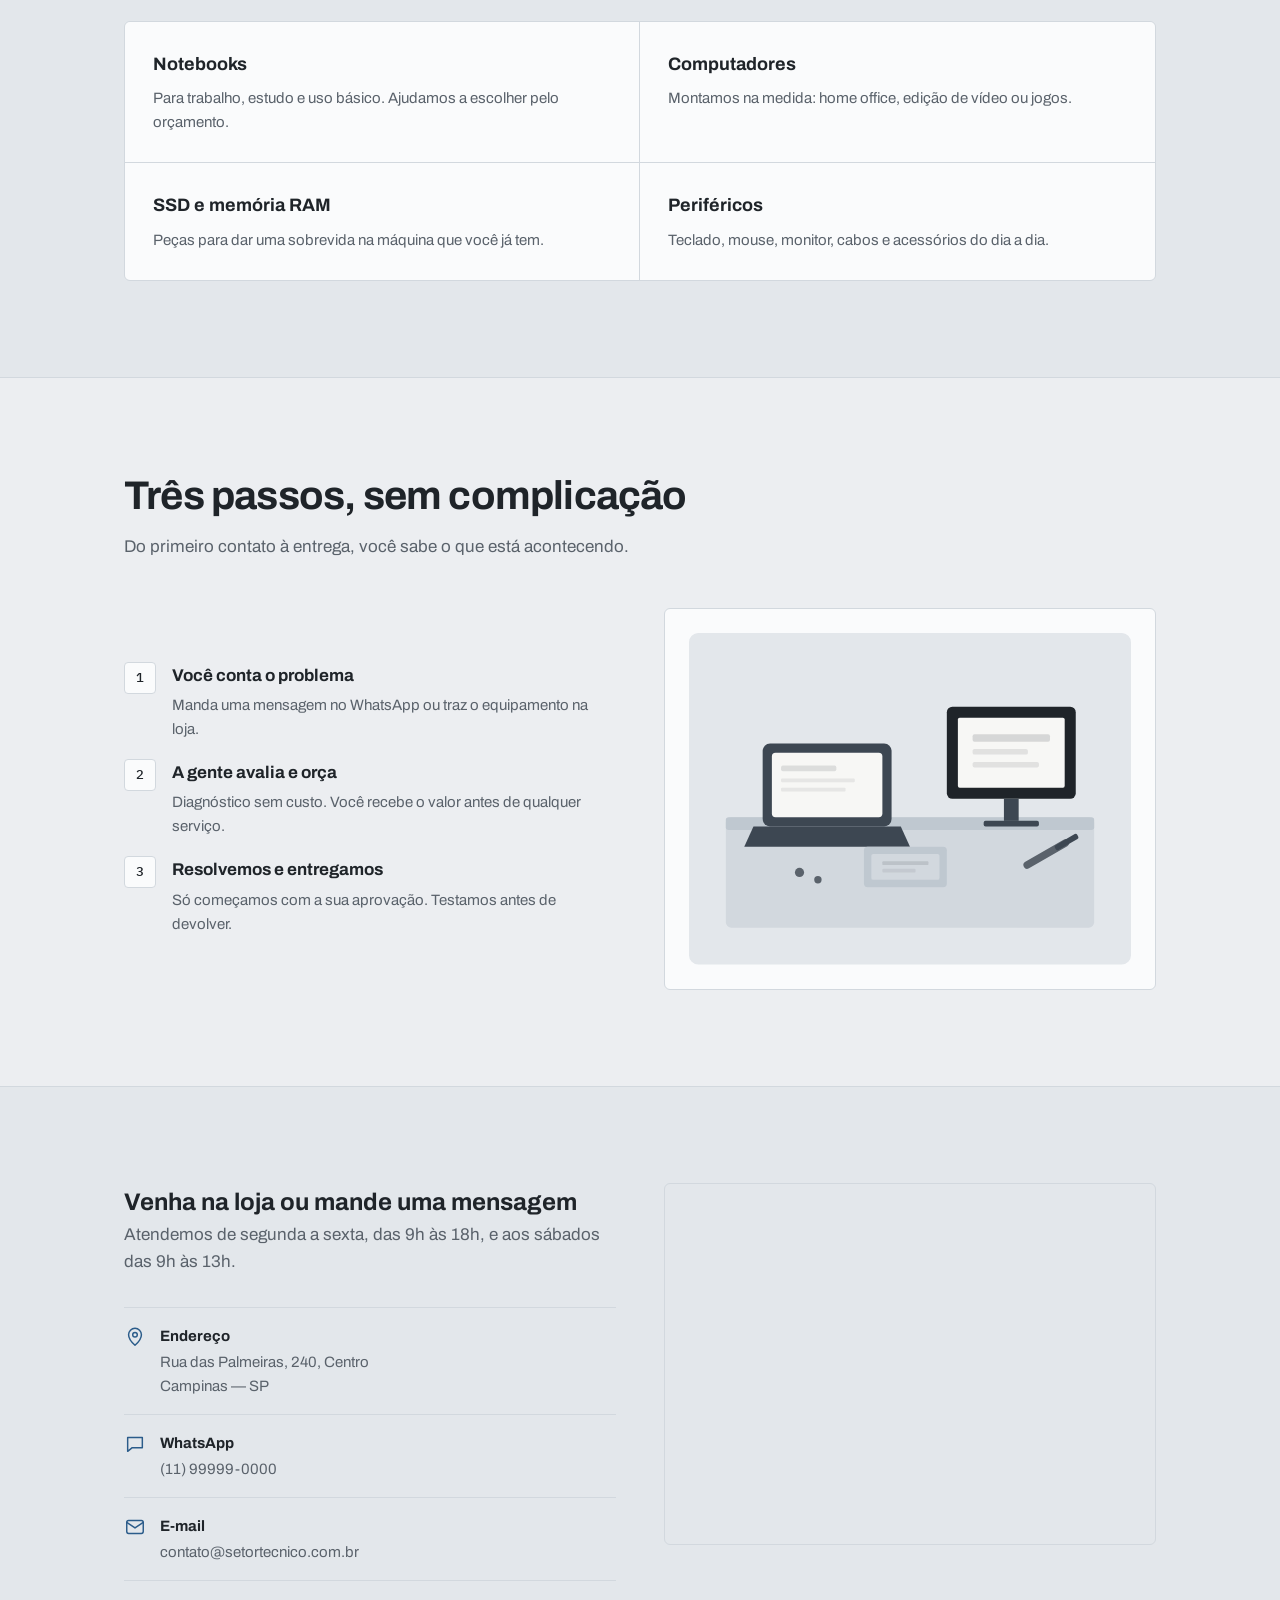
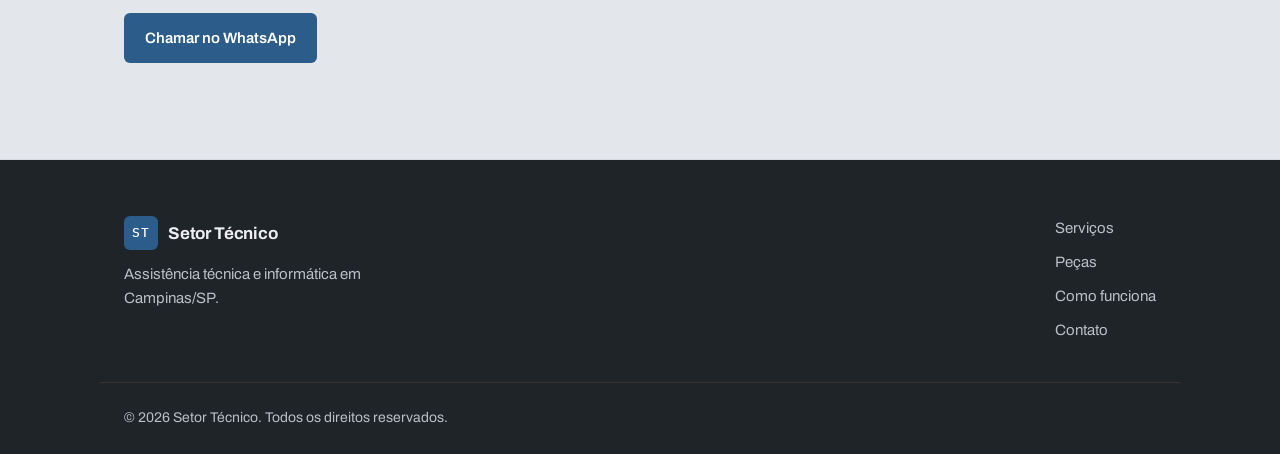
<file: joaquim-opencode/index.html>
<!DOCTYPE html>
<html lang="pt-BR">
<head>
  <meta charset="UTF-8">
  <meta name="viewport" content="width=device-width, initial-scale=1.0">
  <title>Setor Técnico — Informática e assistência técnica</title>
  <meta name="description" content="Assistência técnica, conserto de computadores, notebooks e venda de peças. Atendimento simples, diagnóstico antes de qualquer serviço.">
  <link rel="preconnect" href="https://fonts.googleapis.com">
  <link rel="preconnect" href="https://fonts.gstatic.com" crossorigin>
  <link href="https://fonts.googleapis.com/css2?family=Archivo:wght@400;500;600;700;800&family=IBM+Plex+Mono:wght@400;500&display=swap" rel="stylesheet">
  <link rel="stylesheet" href="css/style.css">
</head>
<body>

<header class="header">
  <div class="container header-inner">
    <a href="#" class="logo">
      <span class="logo-mark">ST</span>
      <span class="logo-text">Setor Técnico</span>
    </a>
    <nav class="nav" aria-label="Principal">
      <a href="#servicos">Serviços</a>
      <a href="#pecas">Peças</a>
      <a href="#como">Como funciona</a>
      <a href="#contato">Contato</a>
    </nav>
    <a class="btn btn-primary" href="https://wa.me/5511999990000?text=Ol%C3%A1%2C%20vi%20o%20site%20e%20gostaria%20de%20ajuda." target="_blank" rel="noopener">
      WhatsApp
    </a>
  </div>
</header>

<main>
  <section class="hero" id="inicio">
    <div class="container hero-inner">
      <div class="hero-copy">
        <p class="hero-tag mono">Assistência técnica e peças em Campinas/SP.</p>
        <h1>Conserto de computador e notebook, sem enrolação.</h1>
        <p class="hero-lead">A gente olha o problema, explica o que aconteceu e só faz o serviço se você aprovar o orçamento.</p>
        <div class="hero-actions">
          <a class="btn btn-primary" href="https://wa.me/5511999990000?text=Ol%C3%A1%2C%20vi%20o%20site%20e%20gostaria%20de%20ajuda." target="_blank" rel="noopener">Falar no WhatsApp</a>
          <a class="btn btn-secondary" href="#servicos">Ver serviços</a>
        </div>
      </div>
      <div class="hero-ticket" aria-hidden="true">
        <div class="service-ticket" id="serviceTicket">
          <div class="ticket-header">
            <span>Ordem de serviço</span>
            <span>nº 042</span>
          </div>
          <div class="ticket-row">
            <span>Equipamento</span>
            <span>Notebook / computador</span>
          </div>
          <div class="ticket-row">
            <span>Problema</span>
            <span>Você descreve no WhatsApp</span>
          </div>
          <div class="ticket-stage">
            <span class="ticket-check checked" aria-hidden="true">✓</span>
            <span>Diagnóstico sem custo</span>
          </div>
          <div class="ticket-stage">
            <span class="ticket-check" aria-hidden="true"></span>
            <span>Você aprova o orçamento</span>
          </div>
          <div class="ticket-stage">
            <span class="ticket-check" aria-hidden="true"></span>
            <span>Serviço + teste final</span>
          </div>
        </div>
      </div>
    </div>
  </section>

  <section class="section" id="servicos">
    <div class="container">
      <div class="section-header">
        <h2>O que a gente resolve</h2>
        <p class="section-lead">Trabalhamos na bancada. Não mandamos o equipamento para nenhum outro lugar.</p>
      </div>
      <div class="service-list">
        <article class="service-item">
          <h3 class="service-title">
            <svg viewBox="0 0 24 24" fill="none" stroke="currentColor" stroke-width="1.6" stroke-linecap="round" stroke-linejoin="round"><path d="M12 3a9 9 0 1 0 9 9M12 3v4M12 3l3-3M21 12h-4"/><circle cx="12" cy="12" r="3"/></svg>
            Diagnóstico
          </h3>
          <p>Notebook ou computador lento, travando ou não liga? A gente encontra a causa e te diz o que precisa ser feito.</p>
        </article>
        <article class="service-item">
          <h3 class="service-title">
            <svg viewBox="0 0 24 24" fill="none" stroke="currentColor" stroke-width="1.6" stroke-linecap="round" stroke-linejoin="round"><rect x="3" y="4" width="18" height="12" rx="2"/><path d="M8 20h8M12 16v4"/><path d="M9 9h.01M12 9h.01M15 9h.01"/></svg>
            Formatação e backup
          </h3>
          <p>Sistema limpo, arquivos salvos e programas essenciais instalados. Você recebe tudo funcionando.</p>
        </article>
        <article class="service-item">
          <h3 class="service-title">
            <svg viewBox="0 0 24 24" fill="none" stroke="currentColor" stroke-width="1.6" stroke-linecap="round" stroke-linejoin="round"><rect x="4" y="4" width="16" height="16" rx="2"/><path d="M4 9h16M9 21V9M15 21V9"/></svg>
            Upgrade de memória e SSD
          </h3>
          <p>A forma mais barata de deixar uma máquina antiga rápida de novo. A gente indica a peça certa e instala.</p>
        </article>
        <article class="service-item">
          <h3 class="service-title">
            <svg viewBox="0 0 24 24" fill="none" stroke="currentColor" stroke-width="1.6" stroke-linecap="round" stroke-linejoin="round"><path d="M2 9a15 15 0 0 1 20 0M5 12.5a10 10 0 0 1 14 0M8.5 16a5 5 0 0 1 7 0"/><circle cx="12" cy="19.5" r="1"/></svg>
            Rede e Wi-Fi
          </h3>
          <p>Roteador, repetidor, cabeamento e configuração de rede para casa ou pequeno escritório.</p>
        </article>
      </div>
    </div>
  </section>

  <section class="section section-muted" id="pecas">
    <div class="container">
      <div class="section-header">
        <h2>O que a gente vende</h2>
        <p class="section-lead">Produtos que usamos e recomendamos. Se não tiver em estoque, a gente encomenda.</p>
      </div>
      <div class="parts-bin">
        <article class="parts-cell">
          <h3>Notebooks</h3>
          <p>Para trabalho, estudo e uso básico. Ajudamos a escolher pelo orçamento.</p>
        </article>
        <article class="parts-cell">
          <h3>Computadores</h3>
          <p>Montamos na medida: home office, edição de vídeo ou jogos.</p>
        </article>
        <article class="parts-cell">
          <h3>SSD e memória RAM</h3>
          <p>Peças para dar uma sobrevida na máquina que você já tem.</p>
        </article>
        <article class="parts-cell">
          <h3>Periféricos</h3>
          <p>Teclado, mouse, monitor, cabos e acessórios do dia a dia.</p>
        </article>
      </div>
    </div>
  </section>

  <section class="section" id="como">
    <div class="container">
      <div class="section-header">
        <h2>Três passos, sem complicação</h2>
        <p class="section-lead">Do primeiro contato à entrega, você sabe o que está acontecendo.</p>
      </div>
      <div class="how-inner">
        <ol class="checklist">
          <li>
            <span class="step-marker">1</span>
            <div>
              <h3>Você conta o problema</h3>
              <p>Manda uma mensagem no WhatsApp ou traz o equipamento na loja.</p>
            </div>
          </li>
          <li>
            <span class="step-marker">2</span>
            <div>
              <h3>A gente avalia e orça</h3>
              <p>Diagnóstico sem custo. Você recebe o valor antes de qualquer serviço.</p>
            </div>
          </li>
          <li>
            <span class="step-marker">3</span>
            <div>
              <h3>Resolvemos e entregamos</h3>
              <p>Só começamos com a sua aprovação. Testamos antes de devolver.</p>
            </div>
          </li>
        </ol>
        <div class="how-visual" aria-hidden="true">
          <svg viewBox="0 0 480 360" xmlns="http://www.w3.org/2000/svg">
            <rect width="480" height="360" rx="10" fill="#E3E7EB"/>
            <!-- bancada -->
            <rect x="40" y="200" width="400" height="120" rx="6" fill="#D2D8DE"/>
            <rect x="40" y="200" width="400" height="14" rx="3" fill="#BFC8D0"/>
            <!-- monitor -->
            <rect x="280" y="80" width="140" height="100" rx="6" fill="#1F2429"/>
            <rect x="292" y="92" width="116" height="76" rx="2" fill="#F7F7F5"/>
            <rect x="308" y="110" width="84" height="8" rx="2" fill="#1F2429" opacity="0.15"/>
            <rect x="308" y="126" width="60" height="6" rx="2" fill="#1F2429" opacity="0.1"/>
            <rect x="308" y="140" width="72" height="6" rx="2" fill="#1F2429" opacity="0.1"/>
            <rect x="342" y="180" width="16" height="24" fill="#3D4752"/>
            <rect x="320" y="204" width="60" height="6" rx="2" fill="#3D4752"/>
            <!-- notebook -->
            <rect x="80" y="120" width="140" height="90" rx="8" fill="#3D4752"/>
            <rect x="90" y="130" width="120" height="70" rx="4" fill="#F7F7F5"/>
            <rect x="100" y="144" width="60" height="6" rx="2" fill="#1F2429" opacity="0.12"/>
            <rect x="100" y="158" width="80" height="4" rx="1" fill="#1F2429" opacity="0.08"/>
            <rect x="100" y="168" width="70" height="4" rx="1" fill="#1F2429" opacity="0.08"/>
            <path d="M70 210 L230 210 L240 232 L60 232 Z" fill="#3D4752"/>
            <!-- ferramentas -->
            <rect x="360" y="236" width="56" height="8" rx="4" fill="#5A626B" transform="rotate(-30 388 240)"/>
            <rect x="396" y="224" width="28" height="6" rx="2" fill="#3D4752" transform="rotate(-30 410 227)"/>
            <circle cx="120" cy="260" r="5" fill="#5A626B"/>
            <circle cx="140" cy="268" r="4" fill="#5A626B"/>
            <!-- caixa de peças -->
            <rect x="190" y="232" width="90" height="44" rx="4" fill="#BFC8D0"/>
            <rect x="198" y="240" width="74" height="28" rx="2" fill="#D2D8DE"/>
            <rect x="210" y="248" width="50" height="4" rx="1" fill="#1F2429" opacity="0.12"/>
            <rect x="210" y="256" width="36" height="4" rx="1" fill="#1F2429" opacity="0.08"/>
          </svg>
        </div>
      </div>
    </div>
  </section>

  <section class="section section-muted" id="contato">
    <div class="container">
      <div class="split">
        <div>
          <h2>Venha na loja ou mande uma mensagem</h2>
          <p class="section-lead">Atendemos de segunda a sexta, das 9h às 18h, e aos sábados das 9h às 13h.</p>
          <div class="contact-list">
            <div class="contact-row">
              <svg viewBox="0 0 24 24" fill="none" stroke="currentColor" stroke-width="1.6" stroke-linecap="round" stroke-linejoin="round"><path d="M12 21s-7-6.2-7-11.5A7 7 0 0 1 19 9.5C19 14.8 12 21 12 21z"/><circle cx="12" cy="9.5" r="2.5"/></svg>
              <div>
                <strong>Endereço</strong>
                <p>Rua das Palmeiras, 240, Centro<br>Campinas — SP</p>
              </div>
            </div>
            <div class="contact-row">
              <svg viewBox="0 0 24 24" fill="none" stroke="currentColor" stroke-width="1.6" stroke-linecap="round" stroke-linejoin="round"><path d="M4 5h16v11H9l-5 4z"/></svg>
              <div>
                <strong>WhatsApp</strong>
                <p><a href="https://wa.me/5511999990000?text=Ol%C3%A1%2C%20vi%20o%20site%20e%20gostaria%20de%20ajuda." target="_blank" rel="noopener">(11) 99999-0000</a></p>
              </div>
            </div>
            <div class="contact-row">
              <svg viewBox="0 0 24 24" fill="none" stroke="currentColor" stroke-width="1.6" stroke-linecap="round" stroke-linejoin="round"><rect x="3" y="5" width="18" height="14" rx="2"/><path d="M3 7l9 6 9-6"/></svg>
              <div>
                <strong>E-mail</strong>
                <p><a href="mailto:contato@setortecnico.com.br">contato@setortecnico.com.br</a></p>
              </div>
            </div>
          </div>
          <a class="btn btn-primary" href="https://wa.me/5511999990000?text=Ol%C3%A1%2C%20vi%20o%20site%20e%20gostaria%20de%20ajuda." target="_blank" rel="noopener">Chamar no WhatsApp</a>
        </div>
        <div class="map">
          <iframe
            src="https://www.google.com/maps?q=Rua+das+Palmeiras,+240,+Centro,+Campinas,+SP&output=embed"
            width="100%" height="100%" style="border:0" allowfullscreen loading="lazy"
            referrerpolicy="no-referrer-when-downgrade" title="Mapa da loja"></iframe>
        </div>
      </div>
    </div>
  </section>
</main>

<footer class="footer">
  <div class="container footer-inner">
    <div>
      <a href="#" class="logo">
        <span class="logo-mark">ST</span>
        <span class="logo-text">Setor Técnico</span>
      </a>
      <p>Assistência técnica e informática em Campinas/SP.</p>
    </div>
    <div class="footer-links">
      <a href="#servicos">Serviços</a>
      <a href="#pecas">Peças</a>
      <a href="#como">Como funciona</a>
      <a href="#contato">Contato</a>
    </div>
  </div>
  <div class="container footer-bottom">
    <p>© 2026 Setor Técnico. Todos os direitos reservados.</p>
  </div>
</footer>

<script src="js/main.js"></script>
</body>
</html>
</file>
<file: css/estilo.css>
/* Layout: bancada técnica — hero com placa-mãe ilustrada, marcas, catálogo em grade, assistência em cards, depoimentos, FAQ, localização com mapa e rodapé completo */
:root{
  --destaque:#C2410C;
  /* Neutros tingidos pela cor de destaque (nos dois modos): trocar a cor muda o tom do site inteiro */
  --fundo:color-mix(in srgb,var(--destaque) 5%,#F3F3F1);
  --superficie:color-mix(in srgb,var(--destaque) 4%,#FDFDFC);
  --superficie-2:color-mix(in srgb,var(--destaque) 12%,#E6E6E3);
  --texto:color-mix(in srgb,var(--destaque) 10%,#141414);
  --texto-suave:color-mix(in srgb,var(--destaque) 14%,#3E3E3E);
  --linha:color-mix(in srgb,var(--destaque) 15%,#D3D3CF);
  --sobre-destaque:#FFFFFF;
  --destaque-suave:color-mix(in srgb,var(--destaque) 11%,transparent);
  /* Texto na cor de destaque (links, títulos pequenos, item ativo): igual à cor de destaque,
     a não ser que a cor escolhida seja clara demais para texto (ex.: amarelo, que define a sua) */
  --destaque-texto:var(--destaque);
  --aberto:#15803D;
  --fechado:#9A3412;
  --placa:color-mix(in srgb,var(--destaque) 7%,#EFEFED);
  --placa-2:var(--superficie);
  --placa-linha:color-mix(in srgb,var(--destaque) 22%,#B9B9B4);
  --placa-texto:var(--texto);
  --placa-suave:color-mix(in srgb,var(--destaque) 14%,#4A4A4A);
  --placa-destaque:var(--destaque);
  /* Uma fonte monoespaçada em todo o site */
  --fonte-mono:"JetBrains Mono",ui-monospace,"SFMono-Regular","Cascadia Code",Menlo,Consolas,monospace;
  --fonte-titulo:var(--fonte-mono);
  --fonte-texto:var(--fonte-mono);
  --raio-p:6px; --raio-m:6px; --raio-g:6px;
  --brilho:rgba(255,255,255,.75);
  color-scheme:light;
}
@media (prefers-color-scheme: dark){
  :root:not([data-tema="claro"]){
    --fundo:color-mix(in srgb,var(--destaque) 2.5%,#0F1012); --superficie:color-mix(in srgb,var(--destaque) 3%,#16171A); --superficie-2:color-mix(in srgb,var(--destaque) 4%,#1E1F23); --texto:color-mix(in srgb,var(--destaque) 3%,#F0F0F0); --texto-suave:color-mix(in srgb,var(--destaque) 6%,#A6A6A6); --linha:color-mix(in srgb,var(--destaque) 8%,#2A2B2F);
    --destaque:#FF8A50; --sobre-destaque:#1B0D04; --destaque-texto:var(--destaque);
    --aberto:#4ADE80; --fechado:#FDBA74;
    --placa:color-mix(in srgb,var(--destaque) 2.5%,#0A0B0D); --placa-2:color-mix(in srgb,var(--destaque) 3.5%,#131416); --placa-linha:color-mix(in srgb,var(--destaque) 12%,#2A2B2F); --placa-texto:var(--texto); --placa-suave:color-mix(in srgb,var(--destaque) 6%,#9C9C9C);
    --brilho:rgba(255,255,255,.22);
    color-scheme:dark;
  }
}
:root[data-tema="escuro"]{
  --fundo:color-mix(in srgb,var(--destaque) 2.5%,#0F1012); --superficie:color-mix(in srgb,var(--destaque) 3%,#16171A); --superficie-2:color-mix(in srgb,var(--destaque) 4%,#1E1F23); --texto:color-mix(in srgb,var(--destaque) 3%,#F0F0F0); --texto-suave:color-mix(in srgb,var(--destaque) 6%,#A6A6A6); --linha:color-mix(in srgb,var(--destaque) 8%,#2A2B2F);
  --destaque:#FF8A50; --sobre-destaque:#1B0D04; --destaque-texto:var(--destaque);
  --aberto:#4ADE80; --fechado:#FDBA74;
  --placa:color-mix(in srgb,var(--destaque) 2.5%,#0A0B0D); --placa-2:color-mix(in srgb,var(--destaque) 3.5%,#131416); --placa-linha:color-mix(in srgb,var(--destaque) 12%,#2A2B2F); --placa-texto:var(--texto); --placa-suave:color-mix(in srgb,var(--destaque) 6%,#9C9C9C);
  --brilho:rgba(255,255,255,.22);
  color-scheme:dark;
}

*{box-sizing:border-box;-webkit-tap-highlight-color:transparent}
/* Troca de tema: uma camada da cor de fundo cobre a tela, o tema troca por baixo e a camada some.
   Só a transparência de um elemento é animada, o que é leve até em computadores mais simples. */
.cortina-tema{position:fixed;inset:0;z-index:100;pointer-events:none;background:var(--fundo);opacity:0;transition:opacity .16s ease;will-change:opacity}
.cortina-tema.visivel{opacity:1}
html{scroll-behavior:smooth;scroll-padding-top:84px}
/* Zoom automático em telas de notebook/monitor menor (o mesmo que dar zoom no navegador):
   85% de 1024px a 1399px de largura, 92% de 1400px a 1599px. Celular, tablet e telas
   grandes ficam em 100%. --zoom é usado onde a conta depende da altura da tela. */
@media (min-width:1024px) and (max-width:1399px){html{zoom:.85;--zoom:.85}}
@media (min-width:1400px) and (max-width:1599px){html{zoom:.92;--zoom:.92}}
/* Letra mais fina só no modo escuro; no claro fica mais cheia e legível */
:root[data-tema="escuro"] body{-webkit-font-smoothing:antialiased}
@media (prefers-color-scheme: dark){:root:not([data-tema="claro"]) body{-webkit-font-smoothing:antialiased}}
body{margin:0;background:var(--fundo);color:var(--texto);font-family:var(--fonte-texto);font-size:16px;line-height:1.7}
a{color:inherit}
h1,h2,h3,h4{font-family:var(--fonte-titulo);line-height:1.15;margin:0;text-wrap:balance;letter-spacing:-.03em}
p{margin:0}
ul{margin:0;padding:0;list-style:none}
svg{display:block}
img{max-width:100%}
[hidden]{display:none!important}
:focus-visible{outline:2px solid var(--destaque);outline-offset:3px;border-radius:4px}

.conteudo{max-width:1440px;margin:0 auto;padding-left:max(clamp(24px,5vw,80px),env(safe-area-inset-left,0px));padding-right:max(clamp(24px,5vw,80px),env(safe-area-inset-right,0px))}

.sobretitulo{font-family:var(--fonte-mono);font-size:13.5px;letter-spacing:.12em;text-transform:uppercase;color:var(--destaque-texto);display:flex;align-items:center;gap:10px}
.sobretitulo::before{content:"";width:18px;height:1.5px;background:currentColor}

/* Botões */
.botao{position:relative;overflow:hidden;isolation:isolate;display:inline-flex;align-items:center;justify-content:center;gap:10px;padding:14px 22px;border-radius:var(--raio-p);font:600 15.5px/1 var(--fonte-texto);text-decoration:none;border:1.5px solid transparent;transition:background-size .35s ease,border-color .25s ease,color .25s ease,filter .15s ease;white-space:nowrap;cursor:pointer}
.botao svg{width:19px;height:19px;flex:none}
.botao-principal{background:var(--destaque);color:var(--sobre-destaque)}
/* Efeito de bancada nos botões (o botão não sai do lugar):
   - cantoneiras de mira aparecem nos quatro cantos
   - o texto se "decodifica" como num terminal (js/script.js)
   - a cor troca num esmaecer suave (sem bloco correndo); no principal o ícone balança, como se estivesse chamando */
.botao::before{content:"";position:absolute;inset:5px;z-index:1;pointer-events:none;--canto:var(--destaque);
  background:
    linear-gradient(var(--canto),var(--canto)) top left/9px 1.5px no-repeat,linear-gradient(var(--canto),var(--canto)) top left/1.5px 9px no-repeat,
    linear-gradient(var(--canto),var(--canto)) top right/9px 1.5px no-repeat,linear-gradient(var(--canto),var(--canto)) top right/1.5px 9px no-repeat,
    linear-gradient(var(--canto),var(--canto)) bottom left/9px 1.5px no-repeat,linear-gradient(var(--canto),var(--canto)) bottom left/1.5px 9px no-repeat,
    linear-gradient(var(--canto),var(--canto)) bottom right/9px 1.5px no-repeat,linear-gradient(var(--canto),var(--canto)) bottom right/1.5px 9px no-repeat;
  opacity:0;transform:scale(1.12);transition:opacity .2s ease,transform .3s cubic-bezier(.34,1.56,.64,1)}
.botao:hover::before,.botao:focus-visible::before{opacity:1;transform:scale(1)}
.botao-principal::before{--canto:var(--sobre-destaque)}
.botao-principal::after{content:"";position:absolute;inset:0;z-index:-1;background:color-mix(in srgb,var(--destaque) 78%,var(--texto));opacity:0;transition:opacity .3s ease;pointer-events:none}
.botao-principal:hover::after{opacity:1}
.botao-principal:hover svg{animation:icone-chamando .6s ease}
.botao-principal:active{filter:brightness(.9)}
@keyframes icone-chamando{20%{transform:rotate(-14deg)}40%{transform:rotate(12deg)}60%{transform:rotate(-8deg)}80%{transform:rotate(4deg)}}
.botao-texto{white-space:pre}
@media (prefers-reduced-motion: reduce){.botao::before,.botao-principal::after{transition:none}.botao-principal:hover svg{animation:none}}
/* Contorno: no hover, o fundo ganha um tom suave da cor de destaque (esmaecendo, sem bloco correndo) */
.botao-contorno{border-color:var(--linha);color:var(--texto);background-color:transparent;transition:background-color .3s ease,border-color .25s ease,color .25s ease}
.botao-contorno:hover{border-color:var(--destaque);color:var(--destaque-texto);background-color:var(--destaque-suave)}
.botao-contorno:active{filter:brightness(.92)}

/* Cabeçalho */
.cabecalho{position:sticky;top:0;z-index:50;background:color-mix(in srgb,var(--superficie) 90%,transparent);backdrop-filter:saturate(1.4) blur(14px);-webkit-backdrop-filter:saturate(1.4) blur(14px);border-bottom:1px solid var(--linha)}
@supports not (background:color-mix(in srgb,red 50%,blue)){.cabecalho{background:var(--superficie)}}
/* Logo à esquerda, menu no centro da página, botões à direita. Se faltar espaço, as laterais
   não encolhem abaixo do próprio conteúdo (o nome da loja não é cortado) e o menu cede um pouco. */
.cabecalho .conteudo{display:grid;grid-template-columns:minmax(max-content,1fr) auto minmax(max-content,1fr);align-items:center;gap:24px;height:68px}
.logo{display:flex;align-items:center;gap:11px;text-decoration:none;min-width:0}
.logo-icone{width:38px;height:38px;border-radius:10px;background:var(--texto);color:var(--fundo);display:grid;place-items:center;font:800 16px/1 var(--fonte-titulo);flex:none;position:relative}
.logo-icone::after{content:"";position:absolute;right:-3px;bottom:-3px;width:10px;height:10px;border-radius:3px;background:var(--destaque);border:2px solid var(--fundo)}
.logo-nome{font:700 16px/1.1 var(--fonte-titulo);letter-spacing:-.03em;white-space:nowrap;overflow:hidden;text-overflow:ellipsis}
.menu{display:flex;gap:4px;justify-self:center}
.menu a{text-decoration:none;font-size:15px;font-weight:500;color:var(--texto-suave);padding:8px 12px;border-radius:8px}
.menu a{transition:color .2s ease,background .2s ease}
.menu a:hover{color:var(--destaque-texto);background:var(--destaque-suave)}
.menu a.ativo{color:var(--destaque-texto);background:var(--destaque-suave)}
.cabecalho-acoes{display:flex;align-items:center;gap:8px;justify-self:end}
.botao-icone{width:42px;height:42px;border-radius:10px;border:1px solid var(--linha);background:var(--superficie);color:var(--texto);display:grid;place-items:center;cursor:pointer;flex:none}
.botao-icone svg{width:20px;height:20px}
.botao-icone{transition:color .2s ease,border-color .2s ease,background .2s ease}
.botao-icone:hover,.botao-icone[aria-expanded="true"]{color:var(--destaque);border-color:var(--destaque);background:var(--destaque-suave)}
.cor-seletor{position:relative}
.cor-menu{position:absolute;top:calc(100% + 10px);right:0;z-index:60;width:220px;padding:14px;background:var(--superficie);border:1px solid var(--linha);border-radius:var(--raio-m)}
.cor-menu small{display:block;font:500 12.5px/1.4 var(--fonte-mono);letter-spacing:.1em;text-transform:uppercase;color:var(--texto-suave);margin-bottom:12px}
.cor-grade{display:grid;grid-template-columns:repeat(4,1fr);gap:10px}
.cor-opcao{width:100%;aspect-ratio:1;padding:0;border-radius:50%;border:3px solid var(--superficie);outline:2px solid transparent;background:var(--cor-clara);cursor:pointer;transition:transform .15s ease}
.cor-opcao:hover{transform:scale(1.08)}
.cor-opcao[aria-pressed="true"]{outline-color:var(--texto)}
:root[data-tema="escuro"] .cor-opcao{background:var(--cor-escura)}
@media (prefers-color-scheme: dark){:root:not([data-tema="claro"]) .cor-opcao{background:var(--cor-escura)}}
.botao-menu{display:none}
.icone-sol{display:none}
:root[data-tema="escuro"] .icone-sol{display:block}
:root[data-tema="escuro"] .icone-lua{display:none}
@media (prefers-color-scheme: dark){
  :root:not([data-tema="claro"]) .icone-sol{display:block}
  :root:not([data-tema="claro"]) .icone-lua{display:none}
}
.menu-aparencia{display:none}
@media (max-width:980px){
  /* Lista do menu: abre e fecha deslizando de cima para baixo (o recorte revela aos poucos) */
  .menu{display:flex;position:absolute;top:100%;left:0;right:0;flex-direction:column;gap:0;background:var(--superficie);border-bottom:1px solid var(--linha);padding:8px max(16px,env(safe-area-inset-right,0px)) 16px max(16px,env(safe-area-inset-left,0px));visibility:hidden;opacity:0;clip-path:inset(0 0 100% 0);transition:clip-path .3s ease,opacity .3s ease,visibility .3s}
  .menu.aberto{visibility:visible;opacity:1;clip-path:inset(0 0 0 0)}
  .menu a{padding:14px 8px;font-size:16px;border-bottom:1px solid var(--linha);border-radius:0}
  .menu a.ativo{box-shadow:inset 3px 0 0 var(--destaque);padding-left:14px}
  .cabecalho .conteudo{grid-template-columns:1fr auto}
  .menu{justify-self:stretch}
  .botao-menu{display:grid}
  /* Ícone de 3 linhas vira um X quando o menu está aberto */
  .linha-menu{transform-box:view-box;transform-origin:12px 12px;transition:transform .3s ease,opacity .2s ease}
  .botao-menu[aria-expanded="true"] .linha-menu:nth-child(1){transform:rotate(45deg) translateY(5px)}
  .botao-menu[aria-expanded="true"] .linha-menu:nth-child(2){opacity:0}
  .botao-menu[aria-expanded="true"] .linha-menu:nth-child(3){transform:rotate(-45deg) translateY(-5px)}
  /* Cor e tema saem do topo e ficam no fim do menu, assim o nome da loja cabe inteiro */
  .menu-aparencia{display:flex;align-items:center;flex-wrap:wrap;gap:8px;padding-top:14px}
  .menu-aparencia small{flex:1;font:500 13px/1.4 var(--fonte-mono);letter-spacing:.1em;text-transform:uppercase;color:var(--texto-suave)}
  .menu-aparencia .cor-seletor:not([hidden]){display:contents} /* botão e paleta viram itens da linha */
  .menu-aparencia .cor-menu{position:static;order:3;flex-basis:100%;width:auto;margin-top:4px}
  .menu-aparencia .cor-grade{grid-template-columns:repeat(4,34px);gap:12px 18px}
}

/* Hero */
/* No computador, a abertura + a faixa de marcas preenchem a primeira tela (até um limite) */
.abertura{--afastar:40px;padding-block:88px 96px;position:relative;overflow:hidden;display:grid;align-items:center;min-height:min(820px,calc(100svh / var(--zoom, 1) - 172px))}
.abertura .conteudo{display:grid;grid-template-columns:1fr 1fr;gap:48px;align-items:center;width:100%;position:relative;z-index:1}
/* Fundo da abertura: a seção inteira vira a placa de circuito (cor da placa, pontos e trilhas
   com pulsos animados). A bancada fica sem painel e sem borda, como parte da mesma placa. */
.abertura{background:var(--placa)}
.fundo-placa{position:absolute;inset:0;width:100%;height:100%;pointer-events:none}
.fundo-placa .p-ponto{fill:var(--placa-linha)}
.fundo-placa .p-trilha{fill:none;stroke:var(--placa-linha);stroke-width:2;stroke-linecap:round;stroke-linejoin:round}
.fundo-placa .p-fluxo{fill:none;stroke:var(--placa-destaque);stroke-width:2;stroke-linecap:round;stroke-linejoin:round;stroke-dasharray:14 220;animation:fluxo 3.6s linear infinite}
.fundo-placa .p-fluxo.atraso2{animation-delay:-1.2s}
.fundo-placa-trilhas{opacity:.2}
:root[data-tema="escuro"] .fundo-placa-trilhas{opacity:.32}
@media (prefers-color-scheme: dark){:root:not([data-tema="claro"]) .fundo-placa-trilhas{opacity:.32}}
/* Os 5 itens (selo, título, texto, botões, informações) ficam com espaços iguais entre si.
   O bloco avança --afastar para cima e para baixo sobre o espaço livre da seção (margens
   negativas), então ele fica mais alto que a bancada sem mudar a altura da seção. */
.abertura-conteudo{min-width:0;display:flex;flex-direction:column;justify-content:space-between;gap:calc(31.5px + var(--afastar) / 2);margin-block:calc(-1 * var(--afastar))}
/* O selo de horário sobe mais um pouco (só visual, não mexe no resto): de 12px a 28px,
   mais em telas altas. */
.abertura-conteudo .status{transform:translateY(calc(-1 * clamp(12px, (100svh - 700px) / 12, 28px)))}
.status{display:inline-flex;align-items:center;gap:10px;align-self:flex-start;cursor:pointer;text-decoration:none;color:inherit;font:500 14px/1 var(--fonte-mono);padding:9px 14px 9px 12px;border-radius:999px;background:var(--superficie);border:1px solid var(--linha)}
.status i{width:8px;height:8px;border-radius:50%;background:var(--aberto);box-shadow:0 0 0 4px color-mix(in srgb,var(--aberto) 20%,transparent)}
.status.fechado i{background:var(--fechado);box-shadow:none}
.status{transition:border-color .2s ease}
.status:hover{border-color:var(--destaque)}
.abertura h1{font-size:clamp(26px,3.4vw,48px);font-weight:800}
.abertura h1 em{font-style:normal;color:var(--destaque-texto)}
.abertura-texto{font-size:clamp(15px,1.3vw,18px);color:var(--texto-suave);max-width:56ch}
.abertura-botoes{display:flex;flex-wrap:wrap;gap:12px}
.abertura .botao{padding:16px 26px;font-size:16px}
.abertura-info{display:flex;flex-wrap:wrap;gap:10px 22px;font-size:14.5px;color:var(--texto-suave)}
.abertura-info span{display:flex;align-items:center;gap:8px}
.abertura-info svg{width:17px;height:17px;color:var(--destaque)}

.placa-moldura{min-width:0;position:relative}
.placa{width:100%;max-width:100%;height:auto}
/* Telas largas: a bancada acompanha a altura do bloco de texto ao lado (mesmo topo e mesma base).
   Abaixo disso a largura da coluna é que limita a bancada, então ela fica no tamanho natural. */
@media (min-width:1340px){
  .abertura .conteudo{align-items:stretch}
  .placa{position:absolute;inset:0;margin:0 0 0 auto;width:auto;height:100%}
}
.placa .p-peca{fill:var(--placa-2);stroke:var(--placa-linha);stroke-width:1.5}
.placa .p-cpu{fill:var(--placa-2);stroke:var(--placa-destaque);stroke-width:1.5}
.placa .p-pino{stroke:var(--placa-linha);stroke-width:2}
.placa .p-trilha{fill:none;stroke:var(--placa-linha);stroke-width:2;stroke-linecap:round;stroke-linejoin:round}
.placa .p-fluxo{fill:none;stroke:var(--placa-destaque);stroke-width:2;stroke-linecap:round;stroke-linejoin:round;stroke-dasharray:14 220;animation:fluxo 3.6s linear infinite}
.placa .p-fluxo.atraso2{animation-delay:-1.2s}.placa .p-fluxo.atraso3{animation-delay:-2.4s}
.placa .p-texto{fill:var(--placa-texto);font-family:var(--fonte-mono);font-size:13px;letter-spacing:.06em}
.placa .p-suave{fill:var(--placa-suave);font-family:var(--fonte-mono);font-size:11.5px;letter-spacing:.08em}
/* Legenda dentro do chip da CPU: menor que as outras, mas legível, e cabe no quadrado interno */
.placa #diagnostico{font-size:12px;letter-spacing:.04em}
.placa .p-grande{fill:var(--placa-texto);font-family:var(--fonte-titulo);font-weight:800;font-size:32px}
.placa .p-etiqueta{fill:var(--placa);stroke:var(--placa-linha);stroke-width:1.2}
.placa .p-led{fill:var(--placa-destaque)}
/* Celular: a bancada fica pequena e as legendas ficariam ilegíveis; mostra só o desenho */
@media (max-width:620px){.placa .p-suave{display:none}.placa-moldura{margin-inline:-12px}}
/* Placa de vídeo */
.placa .p-ventoinha{fill:var(--placa);stroke:var(--placa-linha);stroke-width:1.5}
/* Hélices: a cor vai por currentColor, porque alguns navegadores (Safari/Firefox) não aplicam o CSS dentro do <use> */
.placa .p-gira{color:var(--placa-linha)}
.placa .p-cubo{fill:var(--placa-2);stroke:var(--placa-linha);stroke-width:1.5}
.placa .p-led-gpu{stroke:var(--placa-destaque);stroke-width:3;stroke-linecap:round;animation:pisca 2s ease-in-out infinite}
.placa .p-contato{stroke:var(--placa-destaque);stroke-width:4;opacity:.75}
.placa .p-gira{transform-box:fill-box;transform-origin:center;animation:gira 2.4s linear infinite}
.placa .p-gira.atraso{animation-duration:2.9s}
@keyframes gira{to{transform:rotate(360deg)}}
@media (prefers-reduced-motion: reduce){.placa .p-gira,.placa .p-led-gpu{animation:none}}
.placa .p-led-pisca{fill:var(--placa-destaque);animation:pisca 2s ease-in-out infinite}
@keyframes fluxo{from{stroke-dashoffset:234}to{stroke-dashoffset:0}}
@keyframes pisca{0%,100%{opacity:1}50%{opacity:.25}}
@media (max-width:900px){.abertura .conteudo{grid-template-columns:1fr;gap:40px}.abertura{--afastar:16px;padding-block:40px 64px;min-height:0}.abertura-conteudo .status{transform:translateY(-4px);align-self:center}}
/* Celular: os dois botões da abertura lado a lado */
@media (max-width:600px){
  .abertura{padding-bottom:28px} /* menos vazio embaixo da bancada */
  .abertura-botoes{flex-wrap:nowrap;gap:12px}
  .abertura .botao{flex:1 1 0;min-width:0;padding:14px 6px;gap:8px;font-size:15.5px} /* mesmo tamanho de letra do "Como chegar" */
  .abertura .botao svg{width:18px;height:18px}
  .status{font-size:clamp(11px,3.4vw,13px);white-space:nowrap}
}
/* Telas bem estreitas: letras um pouco mais juntas para "Ver o que temos" caber sem diminuir a letra */
@media (max-width:374px){.abertura .botao{padding-inline:4px;letter-spacing:-.03em}}
@media (max-width:340px){.abertura .botao{font-size:14px}}


/* Marcas */
.marcas{background:var(--superficie);border-block:1px solid var(--linha)}
.marcas .conteudo{display:flex;align-items:center;gap:16px 40px;padding-block:32px}
.marcas-titulo{font:500 13px/1.5 var(--fonte-mono);letter-spacing:.12em;text-transform:uppercase;color:var(--destaque-texto);max-width:170px;flex:none}
.marcas-trilho{flex:1;min-width:0;overflow:hidden;-webkit-mask-image:linear-gradient(90deg,transparent,#000 12%,#000 88%,transparent);mask-image:linear-gradient(90deg,transparent,#000 12%,#000 88%,transparent)}
.marcas-lista{display:flex;align-items:center;width:max-content;animation:carrossel var(--duracao,30s) linear infinite}
.marca{flex:none;padding-inline:32px;font:800 22px/1 var(--fonte-titulo);letter-spacing:-.04em;color:var(--texto-suave);opacity:.8;white-space:nowrap}
.marca{position:relative}
.marca::before{content:"";position:absolute;left:-3px;top:50%;width:6px;height:6px;border-radius:50%;background:var(--destaque);transform:translateY(-50%)}
.marca.fino{font-weight:500;letter-spacing:.14em}
@keyframes carrossel{from{transform:translateX(0)}to{transform:translateX(-50%)}}
@media (max-width:760px){.marcas .conteudo{flex-direction:column;align-items:stretch}.marcas-trilho{width:100%}.marca{font-size:19px;padding-inline:22px}}

/* Seções */
.secao{padding-block:96px}
.faixa{background:var(--superficie);border-block:1px solid var(--linha)}
.secao-topo{display:flex;flex-wrap:wrap;justify-content:space-between;align-items:flex-end;gap:20px 40px;margin-bottom:44px}
.secao-topo > div{display:flex;flex-direction:column;gap:16px;max-width:640px;min-width:0}
.secao-topo h2{font-size:clamp(26px,3.4vw,40px);font-weight:800}
.secao-topo p{color:var(--texto-suave);font-size:16px;max-width:60ch}
@media (max-width:720px){.secao{padding-block:68px}.secao-topo{margin-bottom:32px}}

/* Produtos */
.categorias{display:grid;grid-template-columns:repeat(4,1fr);gap:14px}
@media (max-width:1020px){.categorias{grid-template-columns:repeat(2,1fr)}}
@media (max-width:520px){.categorias{grid-template-columns:1fr}}
.categoria{position:relative;display:flex;flex-direction:column;gap:12px;padding:24px;background:var(--superficie);border:1px solid var(--linha);border-radius:var(--raio-m);text-decoration:none;transition:border-color .25s ease,background-color .25s ease;min-width:0}
.categoria:hover{border-color:var(--destaque)}
/* Hover dos cards (sem sair do lugar): fundo ganha um leve tom da cor de destaque e o título acende */
.categoria h3,.servico h3{transition:color .25s ease}
:is(.categoria,.servico,.depoimento):hover{background-color:color-mix(in srgb,var(--destaque) 5%,var(--superficie))}
:is(.categoria,.servico):hover h3{color:var(--destaque-texto)}
.categoria-codigo{transition:background-color .25s ease,color .25s ease}
.categoria:hover .categoria-codigo{color:var(--destaque-texto)}
.categoria.com-foto:hover .categoria-codigo{background:var(--destaque);color:var(--sobre-destaque)}
.categoria-icone{transition:background-color .25s ease,color .25s ease}
.categoria:hover .categoria-icone{background:var(--destaque);color:var(--sobre-destaque)}
/* Card com foto (produto.foto): a foto ocupa o topo do card no lugar do ícone */
.categoria.com-foto{overflow:hidden}
.categoria-foto{display:block;width:calc(100% + 48px);max-width:none;margin:-24px -24px 4px;aspect-ratio:16/10;object-fit:cover;border-bottom:1px solid var(--linha)}
.categoria.com-foto .categoria-codigo{top:12px;right:12px;padding:5px 8px;border-radius:999px;background:var(--superficie)}
/* Modo escuro: fotos um pouco mais escuras para não ofuscar */
:root[data-tema="escuro"] .categoria-foto{filter:brightness(.85)}
@media (prefers-color-scheme: dark){:root:not([data-tema="claro"]) .categoria-foto{filter:brightness(.85)}}
.categoria-icone{width:48px;height:48px;border-radius:12px;background:var(--destaque-suave);color:var(--destaque);display:grid;place-items:center}
.categoria-icone svg{width:26px;height:26px}
.categoria-codigo{position:absolute;top:22px;right:22px;font:500 12.5px/1 var(--fonte-mono);color:var(--texto-suave);letter-spacing:.08em}
.categoria h3{font-size:17px;font-weight:700;margin-top:6px}
.categoria p{color:var(--texto-suave);font-size:15px;flex:1}

/* Assistência técnica */
.selos{display:flex;flex-wrap:wrap;gap:10px;margin-bottom:28px}
.selos span{display:inline-flex;align-items:center;gap:8px;padding:9px 14px;border-radius:999px;background:var(--destaque-suave);color:var(--texto);font-size:15.5px;font-weight:500}
.selos svg{width:16px;height:16px;color:var(--destaque)}
/* Hover: fundo um pouco mais forte e o ✓ é traçado de novo, como se estivesse sendo marcado */
.selos span{transition:background .25s ease}
.selos span:hover{background:color-mix(in srgb,var(--destaque) 20%,transparent)}
.selos svg path{stroke-dasharray:24;stroke-dashoffset:0}
.selos span:hover svg path{animation:marcar .5s ease}
@keyframes marcar{from{stroke-dashoffset:24}to{stroke-dashoffset:0}}
/* Reflexo de luz atravessando os selos (horário da abertura e garantias da assistência).
   Todos com a mesma animação e sem atraso: começam e terminam a passada juntos. */
.status,.selos span{position:relative;overflow:hidden;isolation:isolate} /* isolation: o reflexo (z-index:-1) passa atrás do texto e na frente do fundo */
.status::after,.selos span::after{content:"";position:absolute;top:0;bottom:0;left:0;width:12%;background:linear-gradient(100deg,transparent,var(--brilho),transparent);transform:translateX(-150%) skewX(-20deg);animation:brilho-selo 6s ease-in-out infinite;pointer-events:none;z-index:-1}
@keyframes brilho-selo{0%{transform:translateX(-150%) skewX(-20deg)}40%,100%{transform:translateX(1000%) skewX(-20deg)}}
.servicos-grade{display:grid;grid-template-columns:repeat(3,1fr);gap:16px}
@media (max-width:1020px){.servicos-grade{grid-template-columns:repeat(2,1fr)}}
@media (max-width:620px){.servicos-grade{grid-template-columns:1fr}}
.servico{position:relative;display:flex;flex-direction:column;gap:14px;padding:26px;background:var(--fundo);border:1px solid var(--linha);border-radius:var(--raio-g);overflow:hidden;min-width:0;transition:border-color .25s ease,background-color .25s ease}
.servico::before{content:"";position:absolute;inset:0 0 auto;height:3px;background:var(--destaque);transform:scaleX(0);transform-origin:left;transition:transform .3s ease}
.servico:hover{border-color:color-mix(in srgb,var(--destaque) 45%,var(--linha))}
.servico:hover::before{transform:scaleX(1)}
.servico-topo{display:flex;justify-content:space-between;align-items:flex-start}
.servico-icone{width:52px;height:52px;border-radius:14px;background:var(--superficie);border:1px solid var(--linha);color:var(--destaque);display:grid;place-items:center;transition:background .2s ease,color .2s ease,border-color .2s ease}
.servico-icone svg{width:26px;height:26px}
.servico:hover .servico-icone{background:var(--destaque);color:var(--sobre-destaque);border-color:var(--destaque)}
.servico:hover .servico-numero{color:var(--destaque-texto)}
.servico-numero{font:500 13px/1 var(--fonte-mono);color:var(--texto-suave);letter-spacing:.08em}
.servico h3{font-size:17px;font-weight:700;margin-top:4px}
.servico p{color:var(--texto-suave);font-size:15px;flex:1}
.servico-rodape{display:flex;flex-wrap:wrap;justify-content:space-between;align-items:center;gap:10px;padding-top:16px;margin-top:4px;border-top:1px dashed var(--linha)}
.servico-prazo{display:inline-flex;align-items:center;gap:7px;font:500 13.5px/1 var(--fonte-mono);color:var(--texto);letter-spacing:.02em}
.servico-prazo svg{width:15px;height:15px;color:var(--destaque)}

/* Como funciona */

/* Depoimentos */
.depoimentos-rodape{display:flex;justify-content:center;margin-top:28px}
/* Estrela igual às das avaliações dos depoimentos */
.depoimentos-rodape svg{width:17px;height:17px;color:var(--destaque)}
.depoimentos-grade{display:grid;grid-template-columns:repeat(3,1fr);gap:16px}
@media (max-width:900px){.depoimentos-grade{grid-template-columns:1fr}}
.depoimento{position:relative;display:flex;flex-direction:column;gap:18px;padding:28px;background:var(--superficie);border:1px solid var(--linha);border-radius:var(--raio-g);min-width:0;transition:border-color .25s ease,background-color .25s ease}
.depoimento:hover{border-color:var(--destaque)}
/* Depoimento: as aspas ganham força e descem um pouco; o avatar ganha a cor de destaque */
.depoimento::after{transition:opacity .3s ease,transform .3s ease}
.depoimento:hover::after{opacity:.4;transform:translateY(4px)}
.avatar{transition:background-color .25s ease,color .25s ease}
.depoimento:hover .avatar{background:var(--destaque);color:var(--sobre-destaque)}
.depoimento::after{content:"\201C";position:absolute;top:10px;right:22px;font:800 76px/1 "Archivo","Arial Black",sans-serif;color:var(--destaque);opacity:.16}
.estrelas{display:flex;gap:3px;color:var(--destaque)}
.estrelas svg{width:17px;height:17px}
.estrelas .vazia{color:var(--linha)}
.depoimento blockquote{margin:0;font-size:15.5px;line-height:1.7;color:var(--texto);flex:1}
/* Celular: produtos, serviços e depoimentos viram slide (um card por vez, arrasta para o lado) */
.slide-pontos{display:none}
@media (max-width:620px){
  .categorias,.servicos-grade,.depoimentos-grade{grid-template-columns:none;grid-auto-flow:column;grid-auto-columns:100%;gap:12px;overflow-x:auto;scroll-snap-type:x mandatory;overscroll-behavior-x:contain;scrollbar-width:none;margin-inline:calc(-1 * clamp(24px,5vw,80px));padding-inline:clamp(24px,5vw,80px);scroll-padding-inline:clamp(24px,5vw,80px)}
  :is(.categorias,.servicos-grade,.depoimentos-grade)::-webkit-scrollbar{display:none}
  :is(.categorias,.servicos-grade,.depoimentos-grade)>*{scroll-snap-align:start;scroll-snap-stop:always}
  .slide-pontos{display:flex;justify-content:center;gap:4px;margin-top:14px}
  .slide-pontos button{width:24px;height:24px;padding:0;border:0;background:none;display:grid;place-items:center;cursor:pointer}
  .slide-pontos button::before{content:"";width:8px;height:8px;border-radius:999px;background:var(--linha);transition:width .25s ease,background .25s ease}
  .slide-pontos button[aria-current="true"]::before{width:22px;background:var(--destaque)}
}
.autor{display:flex;align-items:center;gap:12px;padding-top:16px;border-top:1px dashed var(--linha)}
.avatar{width:42px;height:42px;border-radius:50%;background:var(--texto);color:var(--fundo);display:grid;place-items:center;font:700 15px/1 var(--fonte-titulo);flex:none}
.autor strong{display:block;font-size:15px}
.autor div span{display:block;font:500 13px/1.4 var(--fonte-mono);color:var(--texto-suave);letter-spacing:.04em}

/* FAQ */
.perguntas{display:grid;grid-template-columns:.8fr 1.2fr;gap:48px}
.perguntas-lista{display:flex;flex-direction:column;border-top:1px solid var(--linha);min-width:0}
.pergunta{position:relative;padding-left:20px;border-bottom:1px solid var(--linha)}
.pergunta::before{content:"";position:absolute;left:0;top:-1px;bottom:-1px;width:3px;background:var(--destaque);transform:scaleY(0);transform-origin:top;transition:transform .45s ease}
.pergunta.aberto::before{transform:scaleY(1)}
.pergunta-numero{flex:none;font:500 14px/1 var(--fonte-mono);color:var(--destaque-texto);letter-spacing:.06em}
.pergunta-texto{flex:1;transition:color .45s ease}
.pergunta-botao:hover .pergunta-texto,.pergunta.aberto .pergunta-texto{color:var(--destaque-texto)}
.pergunta-botao{all:unset;box-sizing:border-box;width:100%;cursor:pointer;display:flex;justify-content:flex-start;gap:16px;align-items:center;padding:20px 0;font:600 16.5px/1.4 var(--fonte-texto);color:var(--texto)}
.pergunta-botao:focus-visible{outline:2px solid var(--destaque);outline-offset:3px;border-radius:4px}
.pergunta-botao span.mais{flex:none;width:28px;height:28px;border-radius:50%;border:1px solid var(--destaque);color:var(--destaque);display:grid;place-items:center;transition:transform .45s ease,background .45s ease,color .45s ease,border-color .45s ease}
.pergunta-botao span.mais svg{width:14px;height:14px}
.pergunta.aberto span.mais{transform:rotate(45deg);background:var(--destaque);color:var(--sobre-destaque);border-color:var(--destaque)}
.pergunta-resposta{display:grid;grid-template-rows:0fr;opacity:0;transition:grid-template-rows .45s ease,opacity .45s ease}
.pergunta.aberto .pergunta-resposta{grid-template-rows:1fr;opacity:1}
.pergunta-resposta > div{overflow:hidden}
.pergunta-resposta p{padding:0 48px 22px 40px;color:var(--texto-suave);font-size:15.5px}
@media (max-width:860px){.perguntas{grid-template-columns:1fr;gap:28px}.pergunta-resposta p{padding-right:0}}

/* A loja + localização */
.loja-botoes{display:flex;flex-wrap:wrap;gap:12px}
.secao-topo > .loja-botoes{flex-direction:row;align-items:center;max-width:none}
@media (min-width:720px){.loja-botoes{flex-shrink:0}}
.cartao{background:var(--fundo);border:1px solid var(--linha);border-radius:var(--raio-g);padding:24px;display:flex;flex-direction:column;gap:16px;min-width:0}
.info-linha{display:grid;grid-template-columns:22px 1fr;gap:14px;align-items:start}
.info-linha svg{width:20px;height:20px;color:var(--destaque);margin-top:2px}
.info-linha small{display:block;font:500 12.5px/1.4 var(--fonte-mono);letter-spacing:.1em;text-transform:uppercase;color:var(--texto-suave);margin-bottom:2px}
.info-linha a{text-decoration:none;font-weight:500;overflow-wrap:anywhere}
.info-linha a:hover{color:var(--destaque-texto)}
.horarios{width:100%;border-collapse:collapse;font-size:15px;font-variant-numeric:tabular-nums}
.horarios td{padding:5px 0;border-bottom:1px dashed var(--linha)}
.horarios td:last-child{text-align:right;font-family:var(--fonte-mono);font-size:15px}
.horarios tr:last-child td{border-bottom:0}
.horarios tr.hoje td{color:var(--destaque-texto);font-weight:600}
.local-linha{display:grid;grid-template-columns:minmax(0,1.6fr) minmax(0,1fr);gap:24px;align-items:stretch}
.local-cartao{display:grid;grid-template-columns:minmax(0,1fr) minmax(0,1fr);gap:20px 32px;align-items:start}
.cartao-coluna{display:flex;flex-direction:column;gap:16px;min-width:0}
.mapa-moldura{border:1px solid var(--linha);border-radius:var(--raio-g);overflow:hidden;min-height:300px;background:var(--superficie-2)}
.mapa-moldura iframe{display:block;width:100%;height:100%;min-height:300px;border:0}
@media (max-width:1020px){.local-linha{grid-template-columns:1fr}.mapa-moldura,.mapa-moldura iframe{min-height:260px}}
@media (max-width:600px){.local-cartao{grid-template-columns:1fr}}

/* Rodapé */
/* Rodapé: dois blocos lado a lado e centralizados (marca e frase | crédito da agência); embaixo, os direitos */
.rodape{background:var(--superficie);border-top:1px solid var(--linha);font-size:15px;color:var(--texto-suave)}
/* Três colunas iguais (marca | Navegue | crédito), cada uma centralizada e separada por linhas verticais */
.rodape{overflow:hidden}
.rodape-conteudo{display:grid;grid-template-columns:repeat(3,minmax(0,1fr));align-items:stretch;padding-block:36px;font-size:14px}
.rodape-conteudo>*{display:flex;flex-direction:column;align-items:center;justify-content:center;text-align:center;min-width:0;padding-inline:32px}
.rodape-conteudo>*+*{border-left:1px solid var(--linha)}
.rodape-marca{gap:10px}
.rodape-marca .logo{color:var(--texto)}
.rodape-frase{max-width:400px;text-wrap:balance}
.rodape-lado{gap:12px}
/* Links das seções: duas colunas curtas, entre a marca e o crédito */
.rodape-links h4{font:700 12.5px/1.4 var(--fonte-mono);letter-spacing:.12em;text-transform:uppercase;color:var(--texto);margin-bottom:10px}
.rodape-links ul{display:flex;flex-direction:column;align-items:center;gap:6px;list-style:none;margin:0;padding:0;text-align:center}
.rodape-links a{color:var(--texto-suave);white-space:nowrap;transition:color .2s ease}
.rodape-links a:hover{color:var(--destaque-texto)}
/* Direitos embaixo, com a linha de cima indo de ponta a ponta da tela */
.rodape-direitos{position:relative;font-size:14px;text-align:center;padding-block:18px calc(18px + env(safe-area-inset-bottom,0px))}
.rodape-direitos::before{content:"";position:absolute;top:0;left:-100vw;right:-100vw;border-top:1px solid var(--linha)}
.redes{display:flex;gap:10px}
.redes a{width:40px;height:40px;border-radius:10px;border:1px solid var(--linha);display:grid;place-items:center;color:var(--texto);transition:color .2s ease,border-color .2s ease}
.redes a:hover{color:var(--destaque);border-color:var(--destaque)}
.redes svg{width:18px;height:18px}
.rodape a{text-decoration:none}
/* Crédito da agência: ao lado do copyright, separado por um traço; no celular desce para baixo */
#credito{display:flex;flex-direction:column;align-items:center;gap:8px;font-size:14px;color:var(--texto-suave);white-space:nowrap}
#credito a{display:inline-flex;align-items:center;gap:6px;padding:9px 16px;border:1px solid var(--linha);border-radius:var(--raio-p);background:var(--superficie);font:800 22px/1 var(--fonte-titulo);letter-spacing:.08em;color:var(--destaque-texto);transition:border-color .2s ease,background .2s ease,color .2s ease}
#credito a:hover{border-color:var(--destaque);background:var(--destaque);color:var(--sobre-destaque)}
#credito svg{width:18px;height:18px}

/* Botão flutuante */
.flutuantes{position:fixed;z-index:70;right:calc(20px + env(safe-area-inset-right,0px));bottom:calc(20px + env(safe-area-inset-bottom,0px));display:flex;flex-direction:column;align-items:center}
.botao-whatsapp{display:grid;place-items:center;width:56px;height:56px;border-radius:50%;background:var(--destaque);color:var(--sobre-destaque);text-decoration:none;transition:transform .15s ease}
.botao-whatsapp svg{width:28px;height:28px}
/* Voltar ao topo: escondido, fica encolhido e sem ocupar espaço (margem negativa); ao aparecer,
   cresce redondo a partir do centro enquanto o WhatsApp sobe para dar espaço */
.botao-topo{width:48px;height:48px;margin-top:-48px;border:2px solid var(--fundo);border-radius:50%;background:var(--texto);color:var(--fundo);display:grid;place-items:center;cursor:pointer;padding:0;opacity:0;visibility:hidden;transform:scale(.3);transition:margin-top .35s ease,transform .35s cubic-bezier(.34,1.56,.64,1),opacity .25s ease,visibility .35s,background .2s ease,color .2s ease}
.botao-topo.visivel{margin-top:10px;opacity:1;visibility:visible;transform:scale(1)}
.botao-topo:hover{background:var(--destaque);color:var(--sobre-destaque)}
.botao-topo:hover svg{animation:seta-sobe .6s ease}
@keyframes seta-sobe{0%,100%{transform:translateY(0)}40%{transform:translateY(-5px)}60%{transform:translateY(-3px)}}
.botao-topo svg{width:22px;height:22px}
/* Celular e tablet: tudo empilhado e centralizado */
@media (max-width:1023px){
  /* Tudo centralizado; os direitos vêm antes do crédito, que é estreito e fica embaixo, livre dos botões flutuantes */
  .rodape .conteudo{display:flex;flex-direction:column;align-items:center;text-align:center}
  .rodape-conteudo{display:contents}
  .rodape-marca{order:1;align-items:center;padding:36px 0 0}
  .rodape-links{order:2;padding:24px 0 0;border-left:0}
  .rodape-direitos{order:3;max-width:250px;border-top:0;padding-block:22px}
  .rodape-direitos::before{display:none}
  .rodape-lado{order:4;padding:0 0 calc(50px + env(safe-area-inset-bottom,0px));border-left:0}
}
/* Celular: sem a frase; logo e crédito lado a lado, separados por uma linha, e os direitos embaixo */
@media (max-width:620px){
  .rodape-frase{display:none}
  .rodape .conteudo{display:block}
  .rodape-conteudo{display:grid;grid-template-columns:auto auto;grid-template-areas:"marca lado" "links links";justify-content:center;align-items:center;gap:0;padding-block:28px 22px;border-bottom:1px solid var(--linha)}
  .rodape-marca{grid-area:marca}.rodape-lado{grid-area:lado}
  .rodape-links{grid-area:links;margin-top:20px;padding:18px 0 0;border-top:1px solid var(--linha)}
  .rodape-links ul{gap:8px}
  .rodape-marca{padding:0 18px 0 0;align-items:flex-start;text-align:left}
  .rodape-marca .logo-nome{white-space:normal;line-height:1.25}
  .rodape-lado{padding:0 0 0 18px;border-left:1px solid var(--linha)}
  #credito a{font-size:18px;padding:7px 12px}
  /* Direitos centralizados, sem espaço sobrando no fim da página */
  .rodape-direitos{font-size:13px;max-width:228px;margin:0 auto;text-align:center;padding:16px 0 calc(20px + env(safe-area-inset-bottom,0px));border-top:0}
}

@media (prefers-reduced-motion:reduce){
  *{animation:none!important;transition:none!important}
  html{scroll-behavior:auto}
}
</file>
<file: final/css/estilo.css>
/* Layout: bancada técnica — hero com placa-mãe ilustrada, marcas, catálogo em grade, assistência em cards, depoimentos, FAQ, localização com mapa e rodapé completo */
:root{
  --fundo:#E4E6E1;
  --superficie:#EFF0EC;
  --superficie-2:#D8DBD4;
  --texto:#121826;
  --texto-suave:#4B5664;
  --linha:#C6CAC1;
  --destaque:#C2410C;
  --sobre-destaque:#FFFFFF;
  --destaque-suave:color-mix(in srgb,var(--destaque) 11%,transparent);
  --aberto:#15803D;
  --fechado:#9A3412;
  --placa:#D3DAE3;
  --placa-2:#E9EDF2;
  --placa-linha:#A6B2C1;
  --placa-texto:#1A2433;
  --placa-suave:#4F5C6E;
  --placa-destaque:var(--destaque);
  --fonte-titulo:"Archivo","Arial Narrow",system-ui,sans-serif;
  --fonte-texto:"IBM Plex Sans",system-ui,-apple-system,"Segoe UI",sans-serif;
  --fonte-mono:"IBM Plex Mono",ui-monospace,"SFMono-Regular",Menlo,monospace;
  --raio-p:6px; --raio-m:12px; --raio-g:20px;
  --sombra:0 1px 0 rgba(18,24,38,.04),0 12px 32px -18px rgba(18,24,38,.28);
  color-scheme:light;
}
@media (prefers-color-scheme: dark){
  :root:not([data-tema="claro"]){
    --fundo:#10141B; --superficie:#161B24; --superficie-2:#1D2430; --texto:#EDF0F4; --texto-suave:#9BA5B4; --linha:#283041;
    --destaque:#FF8A50; --sobre-destaque:#1B0D04;
    --aberto:#4ADE80; --fechado:#FDBA74;
    --placa:#0A0F18; --placa-2:#111827; --placa-linha:#26344C; --placa-texto:#E9EDF3; --placa-suave:#93A1B8;
    --sombra:0 1px 0 rgba(0,0,0,.2),0 16px 36px -20px rgba(0,0,0,.7);
    color-scheme:dark;
  }
}
:root[data-tema="escuro"]{
  --fundo:#10141B; --superficie:#161B24; --superficie-2:#1D2430; --texto:#EDF0F4; --texto-suave:#9BA5B4; --linha:#283041;
  --destaque:#FF8A50; --sobre-destaque:#1B0D04;
  --aberto:#4ADE80; --fechado:#FDBA74;
  --placa:#0A0F18; --placa-2:#111827; --placa-linha:#26344C; --placa-texto:#E9EDF3; --placa-suave:#93A1B8;
  --sombra:0 1px 0 rgba(0,0,0,.2),0 16px 36px -20px rgba(0,0,0,.7);
  color-scheme:dark;
}

*{box-sizing:border-box;-webkit-tap-highlight-color:transparent}
/* Troca de tema: uma camada da cor de fundo cobre a tela, o tema troca por baixo e a camada some.
   Só a transparência de um elemento é animada, o que é leve até em computadores mais simples. */
.cortina-tema{position:fixed;inset:0;z-index:100;pointer-events:none;background:var(--fundo);opacity:0;transition:opacity .16s ease;will-change:opacity}
.cortina-tema.visivel{opacity:1}
html{scroll-behavior:smooth;scroll-padding-top:84px}
body{margin:0;background:var(--fundo);color:var(--texto);font-family:var(--fonte-texto);font-size:16px;line-height:1.6;-webkit-font-smoothing:antialiased}
a{color:inherit}
h1,h2,h3,h4{font-family:var(--fonte-titulo);font-stretch:118%;line-height:1.05;margin:0;text-wrap:balance;letter-spacing:-.01em}
p{margin:0}
ul{margin:0;padding:0;list-style:none}
svg{display:block}
img{max-width:100%}
[hidden]{display:none!important}
:focus-visible{outline:2px solid var(--destaque);outline-offset:3px;border-radius:4px}

.conteudo{max-width:1180px;margin:0 auto;padding-left:max(16px,env(safe-area-inset-left,0px));padding-right:max(16px,env(safe-area-inset-right,0px))}
@media (min-width:720px){.conteudo{padding-left:max(32px,env(safe-area-inset-left,0px));padding-right:max(32px,env(safe-area-inset-right,0px))}}

.sobretitulo{font-family:var(--fonte-mono);font-size:12.5px;letter-spacing:.12em;text-transform:uppercase;color:var(--destaque);display:flex;align-items:center;gap:10px}
.sobretitulo::before{content:"";width:18px;height:1.5px;background:currentColor}

/* Botões */
.botao{display:inline-flex;align-items:center;justify-content:center;gap:10px;padding:14px 22px;border-radius:999px;font:600 15.5px/1 var(--fonte-texto);text-decoration:none;border:1.5px solid transparent;transition:transform .15s ease,background .15s ease,border-color .15s ease;white-space:nowrap;cursor:pointer}
.botao svg{width:19px;height:19px;flex:none}
.botao-principal{background:var(--destaque);color:var(--sobre-destaque)}
.botao-principal:hover{transform:translateY(-1px);filter:brightness(1.06)}
.botao-contorno{border-color:var(--linha);color:var(--texto);background:transparent}
.botao-contorno:hover{border-color:var(--texto)}

/* Cabeçalho */
.cabecalho{position:sticky;top:0;z-index:50;background:color-mix(in srgb,var(--fundo) 86%,transparent);backdrop-filter:saturate(1.4) blur(14px);-webkit-backdrop-filter:saturate(1.4) blur(14px);border-bottom:1px solid var(--linha)}
@supports not (background:color-mix(in srgb,red 50%,blue)){.cabecalho{background:var(--fundo)}}
.cabecalho .conteudo{display:flex;align-items:center;gap:24px;height:68px}
.logo{display:flex;align-items:center;gap:11px;text-decoration:none;min-width:0}
.logo-icone{width:38px;height:38px;border-radius:10px;background:var(--texto);color:var(--fundo);display:grid;place-items:center;font:800 15px/1 var(--fonte-titulo);font-stretch:125%;flex:none;position:relative}
.logo-icone::after{content:"";position:absolute;right:-3px;bottom:-3px;width:10px;height:10px;border-radius:3px;background:var(--destaque);border:2px solid var(--fundo)}
.logo-nome{font:700 17px/1.1 var(--fonte-titulo);font-stretch:112%;white-space:nowrap;overflow:hidden;text-overflow:ellipsis}
.menu{display:flex;gap:4px;margin-left:auto}
.menu a{text-decoration:none;font-size:15px;font-weight:500;color:var(--texto-suave);padding:8px 12px;border-radius:8px}
.menu a{transition:color .2s ease,background .2s ease}
.menu a:hover{color:var(--texto);background:var(--superficie-2)}
.menu a.ativo{color:var(--destaque);background:var(--destaque-suave)}
.cabecalho-acoes{display:flex;align-items:center;gap:8px}
.botao-icone{width:42px;height:42px;border-radius:10px;border:1px solid var(--linha);background:var(--superficie);color:var(--texto);display:grid;place-items:center;cursor:pointer;flex:none}
.botao-icone svg{width:20px;height:20px}
.botao-icone{transition:color .2s ease,border-color .2s ease,background .2s ease}
.botao-icone:hover,.botao-icone[aria-expanded="true"]{color:var(--destaque);border-color:var(--destaque);background:var(--destaque-suave)}
.cor-seletor{position:relative}
.cor-menu{position:absolute;top:calc(100% + 10px);right:0;z-index:60;width:220px;padding:14px;background:var(--superficie);border:1px solid var(--linha);border-radius:var(--raio-m);box-shadow:var(--sombra)}
.cor-menu small{display:block;font:500 11.5px/1.4 var(--fonte-mono);letter-spacing:.1em;text-transform:uppercase;color:var(--texto-suave);margin-bottom:12px}
.cor-grade{display:grid;grid-template-columns:repeat(4,1fr);gap:10px}
.cor-opcao{width:100%;aspect-ratio:1;padding:0;border-radius:50%;border:3px solid var(--superficie);outline:2px solid transparent;background:var(--cor-clara);cursor:pointer;transition:transform .15s ease}
.cor-opcao:hover{transform:scale(1.08)}
.cor-opcao[aria-pressed="true"]{outline-color:var(--texto)}
:root[data-tema="escuro"] .cor-opcao{background:var(--cor-escura)}
@media (prefers-color-scheme: dark){:root:not([data-tema="claro"]) .cor-opcao{background:var(--cor-escura)}}
.botao-menu{display:none}
.icone-sol{display:none}
:root[data-tema="escuro"] .icone-sol{display:block}
:root[data-tema="escuro"] .icone-lua{display:none}
@media (prefers-color-scheme: dark){
  :root:not([data-tema="claro"]) .icone-sol{display:block}
  :root:not([data-tema="claro"]) .icone-lua{display:none}
}
@media (max-width:980px){
  .menu{display:none;position:absolute;top:100%;left:0;right:0;flex-direction:column;gap:0;background:var(--fundo);border-bottom:1px solid var(--linha);padding:8px max(16px,env(safe-area-inset-right,0px)) 16px max(16px,env(safe-area-inset-left,0px))}
  .menu.aberto{display:flex}
  .menu a{padding:14px 8px;font-size:17px;border-bottom:1px solid var(--linha);border-radius:0}
  .menu a.ativo{box-shadow:inset 3px 0 0 var(--destaque);padding-left:14px}
  .cabecalho-acoes{margin-left:auto}
  .botao-menu{display:grid}
}

/* Hero */
.abertura{padding-block:56px 72px;position:relative;overflow:hidden}
.abertura .conteudo{display:grid;grid-template-columns:1.05fr .95fr;gap:56px;align-items:center}
.abertura-conteudo{min-width:0;display:flex;flex-direction:column;gap:26px}
.status{display:inline-flex;align-items:center;gap:10px;align-self:flex-start;font:500 13.5px/1 var(--fonte-mono);padding:9px 14px 9px 12px;border-radius:999px;background:var(--superficie);border:1px solid var(--linha)}
.status i{width:8px;height:8px;border-radius:50%;background:var(--aberto);box-shadow:0 0 0 4px color-mix(in srgb,var(--aberto) 20%,transparent)}
.status.fechado i{background:var(--fechado);box-shadow:none}
.abertura h1{font-size:clamp(38px,6.2vw,72px);font-weight:800}
.abertura h1 em{font-style:normal;color:var(--destaque)}
.abertura-texto{font-size:clamp(17px,1.9vw,19.5px);color:var(--texto-suave);max-width:52ch}
.abertura-botoes{display:flex;flex-wrap:wrap;gap:12px}
.abertura-info{display:flex;flex-wrap:wrap;gap:10px 22px;font-size:14.5px;color:var(--texto-suave);padding-top:6px}
.abertura-info span{display:flex;align-items:center;gap:8px}
.abertura-info svg{width:17px;height:17px;color:var(--destaque)}

.placa-moldura{min-width:0;position:relative}
.placa{width:100%;max-width:100%;height:auto;border-radius:var(--raio-g);box-shadow:var(--sombra)}
.placa .p-fundo{fill:var(--placa)}
.placa .p-ponto{fill:var(--placa-linha)}
.placa .p-peca{fill:var(--placa-2);stroke:var(--placa-linha);stroke-width:1.5}
.placa .p-cpu{fill:var(--placa-2);stroke:var(--placa-destaque);stroke-width:1.5}
.placa .p-pino{stroke:var(--placa-linha);stroke-width:2}
.placa .p-trilha{fill:none;stroke:var(--placa-linha);stroke-width:2;stroke-linecap:round;stroke-linejoin:round}
.placa .p-fluxo{fill:none;stroke:var(--placa-destaque);stroke-width:2;stroke-linecap:round;stroke-linejoin:round;stroke-dasharray:14 220;animation:fluxo 3.6s linear infinite}
.placa .p-fluxo.atraso2{animation-delay:-1.2s}.placa .p-fluxo.atraso3{animation-delay:-2.4s}
.placa .p-texto{fill:var(--placa-texto);font-family:var(--fonte-mono);font-size:12px;letter-spacing:.06em}
.placa .p-suave{fill:var(--placa-suave);font-family:var(--fonte-mono);font-size:10.5px;letter-spacing:.08em}
.placa .p-grande{fill:var(--placa-texto);font-family:var(--fonte-titulo);font-weight:800;font-size:26px;font-stretch:125%}
.placa .p-etiqueta{fill:var(--placa);stroke:var(--placa-linha);stroke-width:1.2}
.placa .p-led{fill:var(--placa-destaque)}
.placa .p-led-pisca{fill:var(--placa-destaque);animation:pisca 2s ease-in-out infinite}
@keyframes fluxo{from{stroke-dashoffset:234}to{stroke-dashoffset:0}}
@keyframes pisca{0%,100%{opacity:1}50%{opacity:.25}}
@media (max-width:900px){.abertura .conteudo{grid-template-columns:1fr;gap:40px}.abertura{padding-block:36px 56px}}

/* Faixa de números */
.numeros{border-block:1px solid var(--linha);background:var(--superficie)}
.numeros .conteudo{display:grid;grid-template-columns:repeat(4,1fr)}
.numero{padding:26px 24px;display:flex;flex-direction:column;gap:4px;border-left:1px solid var(--linha);min-width:0}
.numero:first-child{border-left:0;padding-left:0}
.numero b{font:800 30px/1.05 var(--fonte-titulo);font-stretch:120%;font-variant-numeric:tabular-nums}
.numero span{color:var(--texto-suave);font-size:14.5px}
@media (max-width:820px){.numeros .conteudo{grid-template-columns:1fr 1fr}.numero{padding:22px 16px}.numero:nth-child(odd){border-left:0;padding-left:0}.numero:nth-child(-n+2){border-bottom:1px solid var(--linha)}}

/* Marcas */
.marcas{border-bottom:1px solid var(--linha)}
.marcas .conteudo{display:flex;align-items:center;gap:16px 40px;padding-block:32px}
.marcas-titulo{font:500 12px/1.5 var(--fonte-mono);letter-spacing:.12em;text-transform:uppercase;color:var(--destaque);max-width:170px;flex:none}
.marcas-trilho{flex:1;min-width:0;overflow:hidden;-webkit-mask-image:linear-gradient(90deg,transparent,#000 12%,#000 88%,transparent);mask-image:linear-gradient(90deg,transparent,#000 12%,#000 88%,transparent)}
.marcas-lista{display:flex;align-items:center;width:max-content;animation:carrossel var(--duracao,30s) linear infinite}
.marca{flex:none;padding-inline:32px;font:800 25px/1 var(--fonte-titulo);font-stretch:112%;letter-spacing:-.02em;color:var(--texto-suave);opacity:.8;white-space:nowrap}
.marca{position:relative}
.marca::before{content:"";position:absolute;left:-3px;top:50%;width:6px;height:6px;border-radius:50%;background:var(--destaque);transform:translateY(-50%)}
.marca.fino{font-weight:500;letter-spacing:.14em;font-stretch:125%}
@keyframes carrossel{from{transform:translateX(0)}to{transform:translateX(-50%)}}
@media (max-width:760px){.marcas .conteudo{flex-direction:column;align-items:stretch}.marcas-trilho{width:100%}.marca{font-size:21px;padding-inline:22px}}

/* Seções */
.secao{padding-block:96px}
.faixa{background:var(--superficie);border-block:1px solid var(--linha)}
.secao-topo{display:flex;flex-wrap:wrap;justify-content:space-between;align-items:flex-end;gap:20px 40px;margin-bottom:44px}
.secao-topo > div{display:flex;flex-direction:column;gap:16px;max-width:640px;min-width:0}
.secao-topo h2{font-size:clamp(30px,4.4vw,48px);font-weight:800}
.secao-topo p{color:var(--texto-suave);font-size:17px;max-width:56ch}
@media (max-width:720px){.secao{padding-block:68px}.secao-topo{margin-bottom:32px}}

/* Produtos */
.categorias{display:grid;grid-template-columns:repeat(4,1fr);gap:14px}
@media (max-width:1020px){.categorias{grid-template-columns:repeat(2,1fr)}}
@media (max-width:520px){.categorias{grid-template-columns:1fr}}
.categoria{position:relative;display:flex;flex-direction:column;gap:12px;padding:24px;background:var(--superficie);border:1px solid var(--linha);border-radius:var(--raio-m);text-decoration:none;transition:border-color .2s ease,transform .2s ease,box-shadow .2s ease;min-width:0}
.categoria:hover{border-color:var(--destaque);transform:translateY(-3px);box-shadow:var(--sombra)}
.categoria-icone{width:48px;height:48px;border-radius:12px;background:var(--destaque-suave);color:var(--destaque);display:grid;place-items:center}
.categoria-icone svg{width:26px;height:26px}
.categoria-codigo{position:absolute;top:22px;right:22px;font:500 11.5px/1 var(--fonte-mono);color:var(--texto-suave);letter-spacing:.08em}
.categoria h3{font-size:20px;font-weight:700;font-stretch:110%;margin-top:6px}
.categoria p{color:var(--texto-suave);font-size:15px;flex:1}
.categoria-link{display:flex;align-items:center;gap:8px;font-weight:600;font-size:14.5px;color:var(--destaque);padding-top:6px}
.categoria-link svg{width:16px;height:16px;transition:transform .2s ease}
.categoria:hover .categoria-link svg{transform:translateX(4px)}

/* Assistência técnica */
.selos{display:flex;flex-wrap:wrap;gap:10px;margin-bottom:28px}
.selos span{display:inline-flex;align-items:center;gap:8px;padding:9px 14px;border-radius:999px;background:var(--destaque-suave);color:var(--texto);font-size:14.5px;font-weight:500}
.selos svg{width:16px;height:16px;color:var(--destaque)}
.servicos-grade{display:grid;grid-template-columns:repeat(3,1fr);gap:16px}
@media (max-width:1020px){.servicos-grade{grid-template-columns:repeat(2,1fr)}}
@media (max-width:620px){.servicos-grade{grid-template-columns:1fr}}
.servico{position:relative;display:flex;flex-direction:column;gap:14px;padding:26px;background:var(--fundo);border:1px solid var(--linha);border-radius:var(--raio-g);overflow:hidden;min-width:0;transition:border-color .2s ease,transform .2s ease,box-shadow .2s ease}
.servico::before{content:"";position:absolute;inset:0 0 auto;height:3px;background:var(--destaque);transform:scaleX(0);transform-origin:left;transition:transform .3s ease}
.servico:hover{border-color:color-mix(in srgb,var(--destaque) 45%,var(--linha));transform:translateY(-3px);box-shadow:var(--sombra)}
.servico:hover::before{transform:scaleX(1)}
.servico-topo{display:flex;justify-content:space-between;align-items:flex-start}
.servico-icone{width:52px;height:52px;border-radius:14px;background:var(--superficie);border:1px solid var(--linha);color:var(--destaque);display:grid;place-items:center;transition:background .2s ease,color .2s ease,border-color .2s ease}
.servico-icone svg{width:26px;height:26px}
.servico:hover .servico-icone{background:var(--destaque);color:var(--sobre-destaque);border-color:var(--destaque)}
.servico-numero{font:500 12px/1 var(--fonte-mono);color:var(--texto-suave);letter-spacing:.08em}
.servico h3{font-size:20px;font-weight:700;font-stretch:108%;margin-top:4px}
.servico p{color:var(--texto-suave);font-size:15px;flex:1}
.servico-rodape{display:flex;flex-wrap:wrap;justify-content:space-between;align-items:center;gap:10px;padding-top:16px;margin-top:4px;border-top:1px dashed var(--linha)}
.servico-prazo{display:inline-flex;align-items:center;gap:7px;font:500 12.5px/1 var(--fonte-mono);color:var(--texto);letter-spacing:.02em}
.servico-prazo svg{width:15px;height:15px;color:var(--destaque)}
.servico-link{display:inline-flex;align-items:center;gap:6px;font-weight:600;font-size:14.5px;color:var(--destaque);text-decoration:none}
.servico-link svg{width:15px;height:15px;transition:transform .2s ease}
.servico-link:hover svg{transform:translateX(3px)}

/* Como funciona */
.passos{display:grid;grid-template-columns:repeat(3,1fr);gap:14px}
.passo{padding:28px;border-radius:var(--raio-m);border:1px solid var(--linha);display:flex;flex-direction:column;gap:12px;min-width:0}
.passo-numero{font:800 54px/1 var(--fonte-titulo);font-stretch:125%;color:var(--destaque);opacity:.9}
.passo h3{font-size:21px;font-weight:700;font-stretch:110%}
.passo p{color:var(--texto-suave);font-size:15.5px}
@media (max-width:820px){.passos{grid-template-columns:1fr}}

/* Depoimentos */
.depoimentos-grade{display:grid;grid-template-columns:repeat(3,1fr);gap:16px}
@media (max-width:900px){.depoimentos-grade{grid-template-columns:1fr}}
.depoimento{position:relative;display:flex;flex-direction:column;gap:18px;padding:28px;background:var(--fundo);border:1px solid var(--linha);border-radius:var(--raio-g);min-width:0}
.depoimento::after{content:"\201C";position:absolute;top:10px;right:22px;font:800 76px/1 var(--fonte-titulo);color:var(--destaque);opacity:.16}
.estrelas{display:flex;gap:3px;color:var(--destaque)}
.estrelas svg{width:17px;height:17px}
.estrelas .vazia{color:var(--linha)}
.depoimento blockquote{margin:0;font-size:16.5px;line-height:1.6;color:var(--texto);flex:1}
.autor{display:flex;align-items:center;gap:12px;padding-top:16px;border-top:1px dashed var(--linha)}
.avatar{width:42px;height:42px;border-radius:50%;background:var(--texto);color:var(--fundo);display:grid;place-items:center;font:700 14px/1 var(--fonte-titulo);font-stretch:115%;flex:none}
.autor strong{display:block;font-size:15px}
.autor div span{display:block;font:500 12px/1.4 var(--fonte-mono);color:var(--texto-suave);letter-spacing:.04em}

/* FAQ */
.perguntas{display:grid;grid-template-columns:.8fr 1.2fr;gap:48px}
.perguntas-lista{display:flex;flex-direction:column;border-top:1px solid var(--linha);min-width:0}
.pergunta{position:relative;padding-left:20px;border-bottom:1px solid var(--linha)}
.pergunta::before{content:"";position:absolute;left:0;top:-1px;bottom:-1px;width:3px;background:var(--destaque);transform:scaleY(0);transform-origin:top;transition:transform .35s ease}
.pergunta.aberto::before{transform:scaleY(1)}
.pergunta-numero{flex:none;font:500 13px/1 var(--fonte-mono);color:var(--destaque);letter-spacing:.06em}
.pergunta-texto{flex:1;transition:color .35s ease}
.pergunta-botao:hover .pergunta-texto,.pergunta.aberto .pergunta-texto{color:var(--destaque)}
.pergunta-botao{all:unset;box-sizing:border-box;width:100%;cursor:pointer;display:flex;justify-content:flex-start;gap:16px;align-items:center;padding:22px 0;font:600 17.5px/1.35 var(--fonte-texto);color:var(--texto)}
.pergunta-botao:focus-visible{outline:2px solid var(--destaque);outline-offset:3px;border-radius:4px}
.pergunta-botao span.mais{flex:none;width:28px;height:28px;border-radius:50%;border:1px solid var(--destaque);color:var(--destaque);display:grid;place-items:center;transition:transform .35s ease,background .35s ease,color .35s ease,border-color .35s ease}
.pergunta-botao span.mais svg{width:14px;height:14px}
.pergunta.aberto span.mais{transform:rotate(45deg);background:var(--destaque);color:var(--sobre-destaque);border-color:var(--destaque)}
.pergunta-resposta{display:grid;grid-template-rows:0fr;opacity:0;transition:grid-template-rows .4s ease,opacity .4s ease}
.pergunta.aberto .pergunta-resposta{grid-template-rows:1fr;opacity:1}
.pergunta-resposta > div{overflow:hidden}
.pergunta-resposta p{padding:0 48px 24px 32px;color:var(--texto-suave);font-size:16px}
@media (max-width:860px){.perguntas{grid-template-columns:1fr;gap:28px}.pergunta-resposta p{padding-right:0}}

/* A loja + localização */
.loja-botoes{display:flex;flex-wrap:wrap;gap:12px}
.secao-topo > .loja-botoes{flex-direction:row;align-items:center;max-width:none}
@media (min-width:720px){.loja-botoes{flex-shrink:0}}
.cartao{background:var(--fundo);border:1px solid var(--linha);border-radius:var(--raio-g);padding:24px;display:flex;flex-direction:column;gap:16px;box-shadow:var(--sombra);min-width:0}
.info-linha{display:grid;grid-template-columns:22px 1fr;gap:14px;align-items:start}
.info-linha svg{width:20px;height:20px;color:var(--destaque);margin-top:2px}
.info-linha small{display:block;font:500 11.5px/1.4 var(--fonte-mono);letter-spacing:.1em;text-transform:uppercase;color:var(--texto-suave);margin-bottom:2px}
.info-linha a{text-decoration:none;font-weight:500;overflow-wrap:anywhere}
.info-linha a:hover{color:var(--destaque)}
.horarios{width:100%;border-collapse:collapse;font-size:15px;font-variant-numeric:tabular-nums}
.horarios td{padding:5px 0;border-bottom:1px dashed var(--linha)}
.horarios td:last-child{text-align:right;font-family:var(--fonte-mono);font-size:14px}
.horarios tr:last-child td{border-bottom:0}
.horarios tr.hoje td{color:var(--destaque);font-weight:600}
.local-linha{display:grid;grid-template-columns:minmax(0,1.6fr) minmax(0,1fr);gap:24px;align-items:stretch}
.local-cartao{display:grid;grid-template-columns:minmax(0,1fr) minmax(0,1fr);gap:20px 32px;align-items:start}
.cartao-coluna{display:flex;flex-direction:column;gap:16px;min-width:0}
.mapa-moldura{border:1px solid var(--linha);border-radius:var(--raio-g);overflow:hidden;min-height:300px;background:var(--superficie-2);box-shadow:var(--sombra)}
.mapa-moldura iframe{display:block;width:100%;height:100%;min-height:300px;border:0}
@media (max-width:1020px){.local-linha{grid-template-columns:1fr}.mapa-moldura,.mapa-moldura iframe{min-height:260px}}
@media (max-width:600px){.local-cartao{grid-template-columns:1fr}}

/* Rodapé */
.rodape{background:var(--fundo);border-top:1px solid var(--linha);padding-top:64px;font-size:15px;color:var(--texto-suave)}
.rodape-grade{display:grid;grid-template-columns:minmax(0,1fr) minmax(0,340px);gap:40px;padding-bottom:48px}
@media (max-width:640px){.rodape-grade{grid-template-columns:1fr;gap:32px}}
.rodape-sobre{display:flex;flex-direction:column;gap:16px;min-width:0}
.rodape-sobre .logo{color:var(--texto)}
.rodape-sobre p{max-width:300px}
.redes{display:flex;gap:10px}
.redes a{width:40px;height:40px;border-radius:10px;border:1px solid var(--linha);display:grid;place-items:center;color:var(--texto);transition:color .2s ease,border-color .2s ease}
.redes a:hover{color:var(--destaque);border-color:var(--destaque)}
.redes svg{width:18px;height:18px}
.rodape h4{font:500 12px/1.4 var(--fonte-mono);letter-spacing:.12em;text-transform:uppercase;color:var(--destaque);margin-bottom:16px}
.rodape ul{display:flex;flex-direction:column;gap:10px}
.rodape a{text-decoration:none}
.rodape li a:hover{color:var(--destaque)}
.rodape li{overflow-wrap:anywhere}
.rodape-base{display:flex;flex-wrap:wrap;justify-content:space-between;gap:10px 32px;padding-block:24px calc(24px + env(safe-area-inset-bottom,0px));border-top:1px solid var(--linha);font-size:13.5px}

/* Botão flutuante */
.flutuantes{position:fixed;z-index:70;right:calc(20px + env(safe-area-inset-right,0px));bottom:calc(20px + env(safe-area-inset-bottom,0px));display:flex;flex-direction:column;align-items:center}
.botao-whatsapp{display:grid;place-items:center;width:56px;height:56px;border-radius:50%;background:var(--destaque);color:var(--sobre-destaque);text-decoration:none;box-shadow:0 14px 30px -10px rgba(0,0,0,.45);transition:transform .15s ease}
.botao-whatsapp svg{width:28px;height:28px}
.botao-whatsapp:hover{transform:translateY(-2px)}
.botao-topo{width:48px;height:0;margin-top:0;border:0 solid var(--fundo);border-radius:50%;background:var(--texto);color:var(--fundo);display:grid;place-items:center;overflow:hidden;cursor:pointer;padding:0;box-shadow:0 10px 24px -12px rgba(0,0,0,.4);opacity:0;visibility:hidden;transition:height .3s ease,margin-top .3s ease,border-width .3s ease,opacity .3s ease,visibility .3s,background .15s ease}
.botao-topo.visivel{height:48px;margin-top:10px;border-width:2px;opacity:1;visibility:visible}
.botao-topo:hover{background:var(--destaque);color:var(--sobre-destaque)}
.botao-topo svg{width:22px;height:22px}
@media (max-width:520px){.rodape-base{padding-bottom:calc(140px + env(safe-area-inset-bottom,0px))}}

@media (prefers-reduced-motion:reduce){
  *{animation:none!important;transition:none!important}
  html{scroll-behavior:auto}
}
</file>
<file: joaquim-opencode/css/style.css>
/* Setor Técnico — visual "Ordem de Serviço" */

:root {
  --bg: #ECEEF1;
  --bg-muted: #E3E7EB;
  --surface: #FAFBFC;
  --ink: #1F2429;
  --muted: #5A626B;
  --line: #D2D8DE;
  --accent: #2B5C8A;
  --accent-hover: #214A70;
  --on-accent: #FFFFFF;
  --tint: #DCE6F0;
  --radius: 6px;
  --radius-lg: 10px;
  --max-width: 1080px;
  --font: 'Archivo', system-ui, -apple-system, BlinkMacSystemFont, 'Segoe UI', Roboto, 'Helvetica Neue', Arial, sans-serif;
  --font-mono: 'IBM Plex Mono', ui-monospace, 'Cascadia Mono', 'Segoe UI Mono', monospace;
}

* {
  box-sizing: border-box;
  margin: 0;
  padding: 0;
}

html {
  scroll-behavior: smooth;
  scroll-padding-top: 80px;
}

body {
  font-family: var(--font);
  font-size: 16px;
  line-height: 1.6;
  color: var(--ink);
  background: var(--bg);
  -webkit-font-smoothing: antialiased;
}

img, svg {
  display: block;
  max-width: 100%;
}

a {
  color: inherit;
  text-decoration: none;
}

*:focus-visible {
  outline: 2px solid var(--accent);
  outline-offset: 2px;
}

.mono {
  font-family: var(--font-mono);
}

.container {
  width: 100%;
  max-width: var(--max-width);
  margin: 0 auto;
  padding: 0 24px;
}

/* Header */
.header {
  position: sticky;
  top: 0;
  z-index: 50;
  background: var(--surface);
  border-bottom: 1px solid var(--line);
}

.header-inner {
  display: flex;
  align-items: center;
  justify-content: space-between;
  gap: 24px;
  height: 68px;
}

.logo {
  display: flex;
  align-items: center;
  gap: 10px;
  font-weight: 700;
}

.logo-mark {
  width: 34px;
  height: 34px;
  border-radius: var(--radius);
  background: var(--accent);
  color: var(--on-accent);
  display: grid;
  place-items: center;
  font-family: var(--font-mono);
  font-size: 13px;
  font-weight: 500;
  letter-spacing: 0.04em;
}

.logo-text {
  font-size: 17px;
  letter-spacing: -0.01em;
}

.nav {
  display: flex;
  align-items: center;
  gap: 4px;
  margin-left: auto;
}

.nav a {
  padding: 8px 12px;
  font-size: 15px;
  font-weight: 500;
  color: var(--muted);
  border-radius: var(--radius);
}

.nav a:hover {
  color: var(--ink);
  background: var(--bg);
}

.nav a.active {
  color: var(--ink);
  text-decoration: underline;
  text-decoration-color: var(--accent);
  text-decoration-thickness: 2px;
  text-underline-offset: 4px;
}

.btn {
  display: inline-flex;
  align-items: center;
  justify-content: center;
  gap: 8px;
  padding: 12px 20px;
  border-radius: var(--radius);
  font-size: 15px;
  font-weight: 600;
  border: 1.5px solid transparent;
  transition: background-color 0.15s ease, border-color 0.15s ease, color 0.15s ease;
  cursor: pointer;
}

.btn-primary {
  background: var(--accent);
  color: var(--on-accent);
}

.btn-primary:hover {
  background: var(--accent-hover);
}

.btn-secondary {
  background: transparent;
  color: var(--ink);
  border-color: var(--line);
}

.btn-secondary:hover {
  border-color: var(--ink);
}

/* Hero */
.hero {
  padding: 72px 0 56px;
}

.hero-inner {
  display: grid;
  grid-template-columns: 1.1fr 0.9fr;
  gap: 56px;
  align-items: center;
}

.hero-copy {
  display: flex;
  flex-direction: column;
  gap: 22px;
}

.hero-tag {
  font-family: var(--font-mono);
  font-size: 13px;
  font-weight: 500;
  color: var(--muted);
}

.hero h1 {
  font-size: clamp(38px, 5.2vw, 60px);
  line-height: 1.05;
  letter-spacing: -0.025em;
  font-weight: 800;
}

.hero-lead {
  font-size: 18px;
  color: var(--muted);
  max-width: 46ch;
}

.hero-actions {
  display: flex;
  flex-wrap: wrap;
  gap: 12px;
  margin-top: 4px;
}

/* Service ticket */
.service-ticket {
  background: var(--surface);
  border: 1px solid var(--line);
  border-radius: var(--radius);
  overflow: hidden;
}

.ticket-header {
  display: flex;
  justify-content: space-between;
  align-items: center;
  gap: 16px;
  padding: 14px 18px;
  background: var(--tint);
  border-bottom: 1px solid var(--line);
  font-family: var(--font-mono);
  font-size: 13px;
  font-weight: 500;
  color: var(--ink);
}

.ticket-row {
  display: flex;
  justify-content: space-between;
  align-items: center;
  gap: 16px;
  padding: 14px 18px;
  border-bottom: 1px solid var(--line);
  font-size: 15px;
}

.ticket-row:last-child {
  border-bottom: none;
}

.ticket-row span:first-child {
  font-family: var(--font-mono);
  font-size: 12px;
  color: var(--muted);
  text-transform: none;
  letter-spacing: 0;
}

.ticket-stage {
  display: flex;
  align-items: center;
  gap: 12px;
  padding: 14px 18px;
  border-top: 1px solid var(--line);
}

.ticket-check {
  width: 18px;
  height: 18px;
  border-radius: 3px;
  border: 1.5px solid var(--line);
  display: grid;
  place-items: center;
  font-size: 11px;
  color: transparent;
  flex-shrink: 0;
}

.ticket-check.checked {
  background: var(--accent);
  border-color: var(--accent);
  color: var(--on-accent);
}

.ticket-stage span {
  font-size: 14px;
  color: var(--muted);
}

/* Ticket load animation */
.ticket-row,
.ticket-stage {
  opacity: 0;
  transform: translateY(8px);
}

.service-ticket.is-loaded .ticket-row,
.service-ticket.is-loaded .ticket-stage {
  animation: ticket-row-in 0.5s ease forwards;
}

.service-ticket.is-loaded .ticket-row:nth-child(2) { animation-delay: 0.08s; }
.service-ticket.is-loaded .ticket-row:nth-child(3) { animation-delay: 0.16s; }
.service-ticket.is-loaded .ticket-stage { animation-delay: 0.24s; }

@keyframes ticket-row-in {
  to {
    opacity: 1;
    transform: translateY(0);
  }
}

@media (prefers-reduced-motion: reduce) {
  .ticket-row,
  .ticket-stage {
    opacity: 1;
    transform: none;
    animation: none;
  }
}

/* Sections */
.section {
  padding: 96px 0;
}

.section-muted {
  background: var(--bg-muted);
  border-top: 1px solid var(--line);
  border-bottom: 1px solid var(--line);
}

.section-header {
  max-width: 640px;
  margin-bottom: 48px;
}

.section-header h2 {
  font-size: clamp(28px, 3.6vw, 40px);
  line-height: 1.12;
  letter-spacing: -0.02em;
  font-weight: 700;
  margin-bottom: 14px;
}

.section-lead {
  font-size: 17px;
  color: var(--muted);
}

/* Service list */
.service-list {
  border-top: 1px solid var(--line);
  margin: 0 -24px;
}

.service-item {
  display: grid;
  grid-template-columns: 280px 1fr;
  gap: 24px;
  align-items: start;
  padding: 24px;
  border-bottom: 1px solid var(--line);
  transition: background-color 0.15s ease;
}

.service-item:hover {
  background: var(--tint);
}

.service-title {
  display: flex;
  align-items: center;
  gap: 12px;
  font-size: 18px;
  font-weight: 700;
}

.service-title svg {
  width: 20px;
  height: 20px;
  color: var(--accent);
  flex-shrink: 0;
}

.service-item p {
  color: var(--muted);
  font-size: 15px;
  max-width: 56ch;
}

/* Parts bin */
.parts-bin {
  display: grid;
  grid-template-columns: repeat(2, 1fr);
  border: 1px solid var(--line);
  border-radius: var(--radius);
  overflow: hidden;
}

.parts-cell {
  padding: 28px;
  border-right: 1px solid var(--line);
  border-bottom: 1px solid var(--line);
  background: var(--surface);
  transition: background-color 0.15s ease;
}

.parts-cell:nth-child(2n) {
  border-right: none;
}

.parts-cell:nth-last-child(-n+2) {
  border-bottom: none;
}

.parts-cell:hover {
  background: var(--tint);
}

.parts-cell h3 {
  font-size: 18px;
  margin-bottom: 8px;
}

.parts-cell p {
  color: var(--muted);
  font-size: 15px;
}

/* How it works */
.how-inner {
  display: grid;
  grid-template-columns: 1fr 1fr;
  gap: 48px;
  align-items: center;
}

.checklist {
  list-style: none;
  display: flex;
  flex-direction: column;
  gap: 18px;
}

.checklist li {
  display: flex;
  gap: 16px;
  align-items: flex-start;
}

.step-marker {
  width: 32px;
  height: 32px;
  border-radius: 4px;
  border: 1px solid var(--line);
  background: var(--surface);
  display: grid;
  place-items: center;
  font-family: var(--font-mono);
  font-size: 13px;
  font-weight: 500;
  color: var(--ink);
  flex-shrink: 0;
}

.checklist h3 {
  font-size: 17px;
  margin-bottom: 4px;
}

.checklist p {
  color: var(--muted);
  font-size: 15px;
}

.how-visual {
  background: var(--surface);
  border: 1px solid var(--line);
  border-radius: var(--radius);
  padding: 24px;
}

.how-visual svg {
  width: 100%;
  height: auto;
}

/* Contact */
.split {
  display: grid;
  grid-template-columns: 1fr 1fr;
  gap: 48px;
  align-items: start;
}

.contact-list {
  display: flex;
  flex-direction: column;
  margin: 32px 0;
  border-top: 1px solid var(--line);
}

.contact-row {
  display: flex;
  gap: 14px;
  align-items: flex-start;
  padding: 16px 0;
  border-bottom: 1px solid var(--line);
}

.contact-row svg {
  width: 22px;
  height: 22px;
  color: var(--accent);
  flex-shrink: 0;
  margin-top: 2px;
}

.contact-row strong {
  display: block;
  font-size: 15px;
  margin-bottom: 2px;
}

.contact-row p {
  color: var(--muted);
  font-size: 15px;
}

.contact-row a:hover {
  color: var(--accent);
  text-decoration: underline;
}

.map {
  border-radius: var(--radius);
  overflow: hidden;
  min-height: 360px;
  border: 1px solid var(--line);
  background: var(--bg-muted);
}

.map iframe {
  display: block;
  width: 100%;
  min-height: 360px;
  border: 0;
}

/* Footer */
.footer {
  background: var(--ink);
  color: #B9C0C7;
  padding: 56px 0 24px;
}

.footer .logo-text {
  color: var(--bg);
}

.footer-inner {
  display: flex;
  flex-wrap: wrap;
  justify-content: space-between;
  gap: 32px;
  padding-bottom: 40px;
  border-bottom: 1px solid #333;
}

.footer-inner > div:first-child {
  max-width: 320px;
}

.footer-inner p {
  margin-top: 12px;
  font-size: 15px;
}

.footer-links {
  display: flex;
  flex-direction: column;
  gap: 10px;
}

.footer-links a {
  font-size: 15px;
}

.footer-links a:hover {
  color: var(--bg);
}

.footer-bottom {
  padding-top: 24px;
  font-size: 14px;
}

/* Responsive */
@media (max-width: 900px) {
  .hero-inner,
  .how-inner,
  .split {
    grid-template-columns: 1fr;
    gap: 40px;
  }

  .service-item {
    grid-template-columns: 1fr;
    gap: 8px;
  }
}

@media (max-width: 720px) {
  .nav {
    display: none;
  }

  .header .btn {
    width: auto;
    padding: 10px 16px;
  }

  .hero {
    padding: 48px 0 32px;
  }

  .section {
    padding: 64px 0;
  }

  .parts-bin {
    grid-template-columns: 1fr;
  }

  .parts-cell {
    border-right: none;
  }

  .parts-cell:nth-last-child(-n+2) {
    border-bottom: 1px solid var(--line);
  }

  .parts-cell:last-child {
    border-bottom: none;
  }

  .btn {
    width: 100%;
  }

  .hero-actions .btn {
    flex: 1;
  }
}

@media (prefers-reduced-motion: reduce) {
  html {
    scroll-behavior: auto;
  }

  .btn,
  .service-item,
  .parts-cell {
    transition: none;
  }
}
</file>
